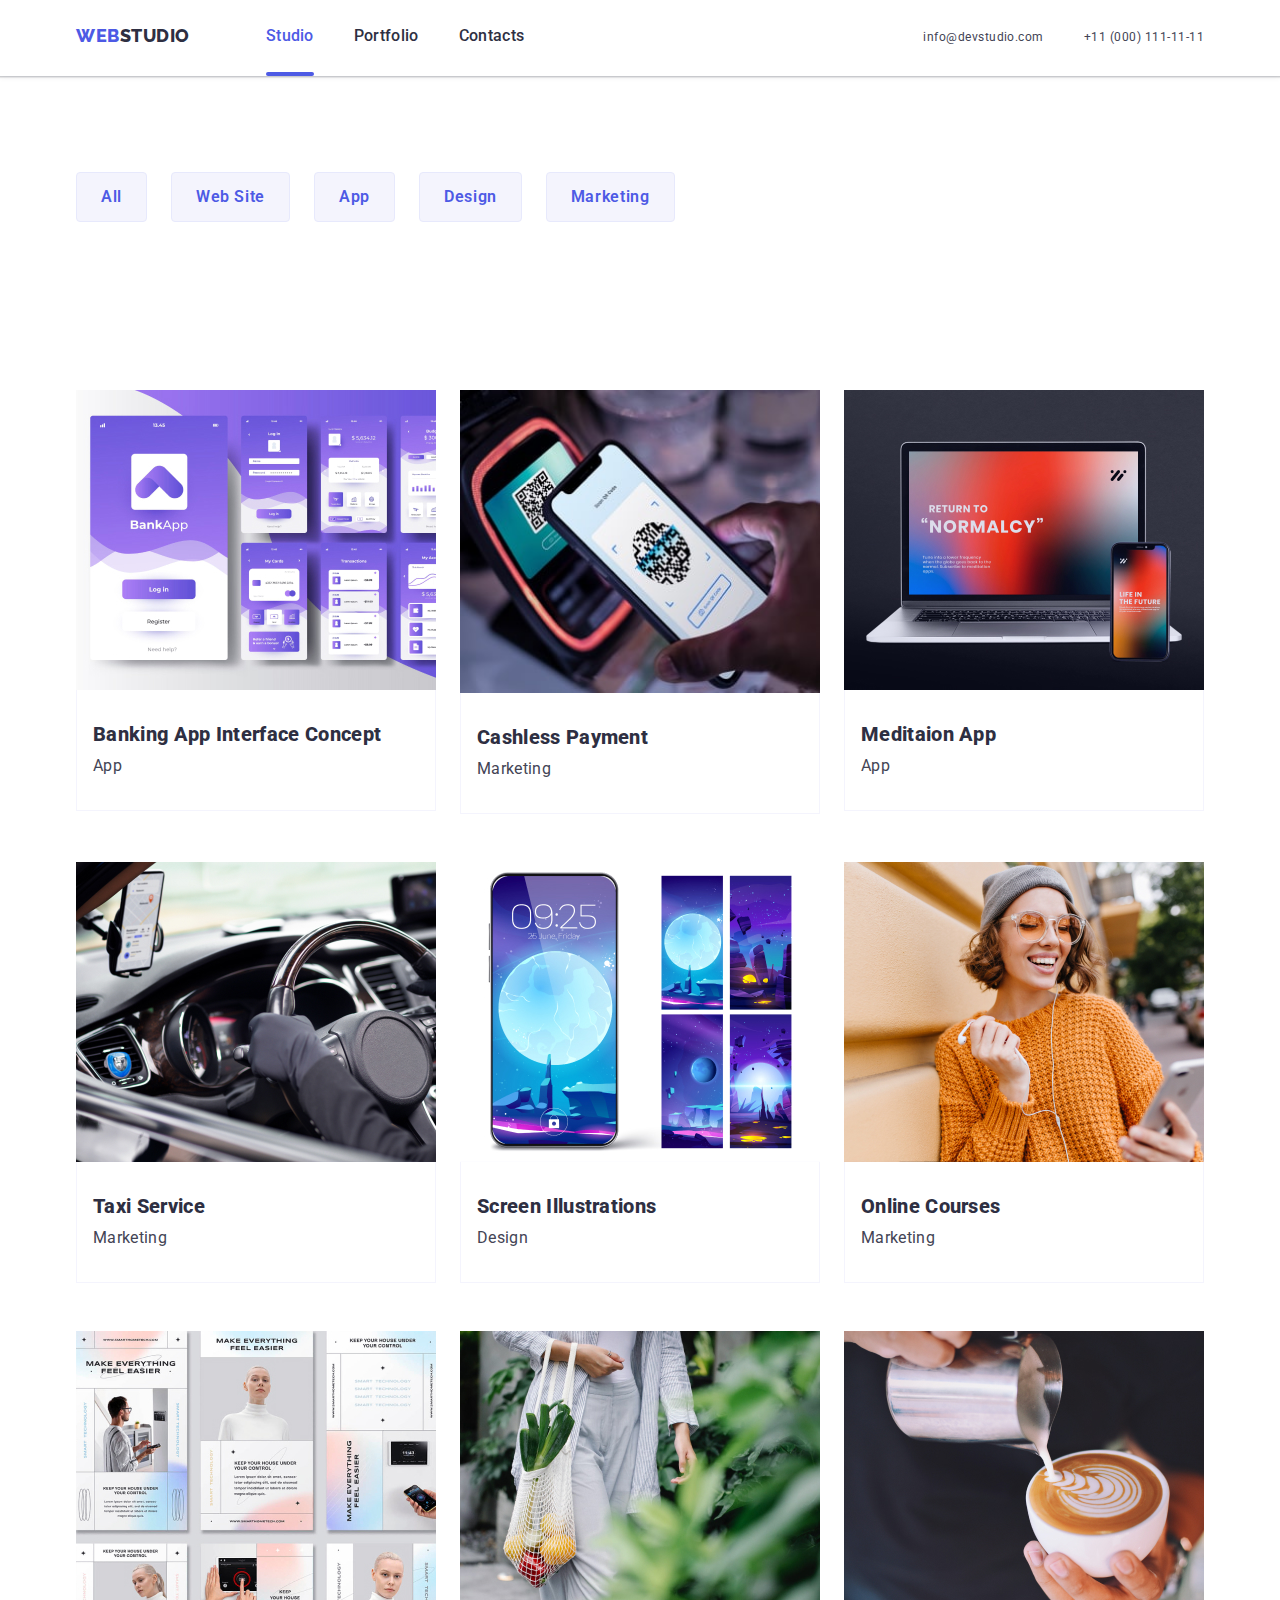
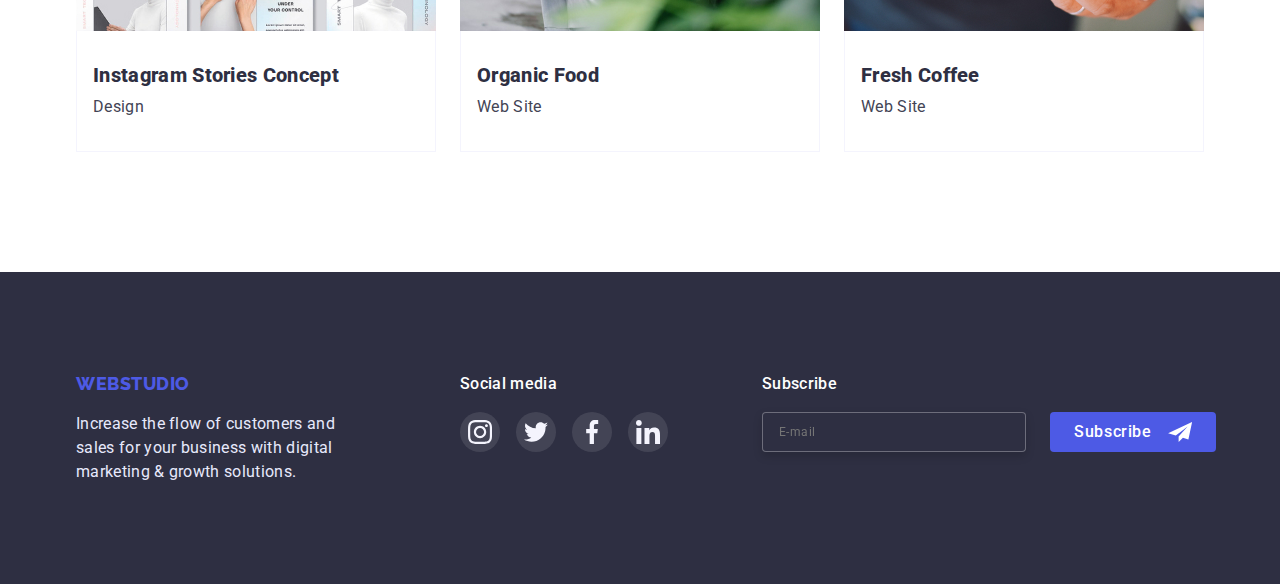
<file: portfolio.html>
<!DOCTYPE html>
<html lang="en">
  <head>
    <meta charset="UTF-8" />
    <meta http-equiv="X-UA-Compatible" content="IE=edge" />
    <meta name="viewport" content="width=device-width, initial-scale=1.0" />
    <title>WebStudio</title>
    <link rel="preconnect" href="https://fonts.googleapis.com" />
    <link rel="preconnect" href="https://fonts.gstatic.com" crossorigin />
    <link
      href="https://fonts.googleapis.com/css2?family=Raleway:wght@700;800&family=Roboto:wght@400;500;700;900&display=swap"
      rel="stylesheet"
    />
    <link rel="stylesheet" href="./css/modern-normalize.css" />
    <link rel="stylesheet" href="./css/styles.css" />
  </head>
  <body>
    <header class="header">
      <div class="container container-header">
        <a href="./index.html" class="logo-web link"
          >web<span class="logo-studio">studio</span></a
        >
        <nav class="page-nav">
          <ul class="navigation list">
            <li class="site-nav-item">
              <a href="./index.html" class="link current-page">Studio</a>
            </li>
            <li class="site-nav-item">
              <a href="./portfolio.html" class="link">Portfolio</a>
            </li>
            <li class="site-nav-item"><a href="" class="link">Contacts</a></li>
          </ul>
        </nav>
        <ul class="site-address list">
          <li class="site-adress-item">
            <a href="mailto:info@devstudio.com" class="link"
              >info@devstudio.com</a
            >
          </li>
          <li class="site-adress-item">
            <a href="tel:+110001111111" class="link">+11 (000) 111-11-11</a>
          </li>
        </ul>
        <button
          type="button"
          class="mobile-menu-burger js-open-menu"
          aria-expanded="false"
          aria-controls="mobile-menu"
        >
          <svg class="icon-burger" width="32px" height="22px">
            <use href="./images/svg/symbol-defs.svg#icon-burger"></use>
          </svg>
        </button>
      </div>
      <div class="mobile-menu js-menu-container" id="mobile-menu">
        <div class="container mobile-menu-container">
          <div class="mobile-menu-top">
            <button type="button" class="mobile-menu-cross js-close-menu">
              <svg class="mobile-menu-icon-cross" width="8px" height="8px">
                <use href="./images/svg/symbol-defs.svg#icon-X"></use>
              </svg>
            </button>
            <ul class="mobile-site-nav">
              <li class="mobile-site-nav-item list">
                <a class="link" href="./index.html">Studio</a>
              </li>
              <li class="mobile-site-nav-item list">
                <a class="link" href="./portfolio.html">Portfolio</a>
              </li>
              <li class="mobile-site-nav-item list">
                <a class="link" href="">Contacts</a>
              </li>
            </ul>
          </div>
          <div class="mobile-menu-bottom">
            <ul class="mobile-site-address list">
              <li class="mobile-site-tel list">
                <a href="tel:+110001111111" class="link">+11 (000) 111-11-11</a>
              </li>
              <li class="mobile-site-mail list">
                <a href="mailto:info@devstudio.com" class="link"
                  >info@devstudio.com</a
                >
              </li>
            </ul>
            <ul class="mobile-menu-media-list">
              <li class="mobile-menu-media-item list">
                <a class="mobile-menu-media-link link" href="">
                  <svg class="mobile-menu-icon" width="24px" height="24px">
                    <use
                      href="./images/svg/symbol-defs.svg#icon-team_instagram"
                    ></use>
                  </svg>
                </a>
              </li>
              <li class="mobile-menu-media-item list">
                <a class="mobile-menu-media-link link" href="">
                  <svg class="mobile-menu-icon" width="24px" height="24px">
                    <use
                      href="./images/svg/symbol-defs.svg#icon-team_twitter"
                    ></use>
                  </svg>
                </a>
              </li>
              <li class="mobile-menu-media-item list">
                <a class="mobile-menu-media-link link" href="">
                  <svg class="mobile-menu-icon" width="24px" height="24px">
                    <use
                      href="./images/svg/symbol-defs.svg#icon-team_facebook"
                    ></use>
                  </svg>
                </a>
              </li>
              <li class="mobile-menu-media-item list">
                <a class="mobile-menu-media-link link" href="">
                  <svg class="mobile-menu-icon" width="24px" height="24px">
                    <use
                      href="./images/svg/symbol-defs.svg#icon-team_linkedin"
                    ></use>
                  </svg>
                </a>
              </li>
            </ul>
          </div>
        </div>
      </div>
    </header>
    <main>
      <!-- buttons -->
      <section class="filter">
        <div class="container">
          <h1 class="dnon">Portfolio</h1>
          <ul class="filter-list list">
            <li class="filter-item">
              <button type="button" class="button">All</button>
            </li>
            <li class="filter-item">
              <button type="button" class="button">Web Site</button>
            </li>
            <li class="filter-item">
              <button type="button" class="button">App</button>
            </li>
            <li class="filter-item">
              <button type="button" class="button">Design</button>
            </li>
            <li class="filter-item">
              <button type="button" class="button">Marketing</button>
            </li>
          </ul>
        </div>
      </section>
      <!-- portfolio -->
      <section class="section portfolio">
        <div class="container">
          <ul class="portfolio-card_list list">
            <li class="portfolio-card_item">
              <a href="" class="portfolio-link link">
                <div class="portfolio-overlay">
                  <img
                    src="./images/8.jpg"
                    alt="Banking App Interface Concept"
                    width="360"
                    class="img"
                  />
                  <p class="overlay">
                    14 Stylish and User-Friendly App Design Concepts · Task
                    Manager App · Calorie Tracker App · Exotic Fruit Ecommerce
                    App · Cloud Storage App
                  </p>
                </div>
                <div class="portfolio-card_box">
                  <h2 class="portfolio-name">Banking App Interface Concept</h2>
                  <p class="portfolio-category">App</p>
                </div>
              </a>
            </li>
            <li class="portfolio-card_item">
              <a href="" class="portfolio-link link">
                <div class="portfolio-overlay">
                  <img
                    src="./images/9.jpg"
                    alt="Cashless Payment"
                    width="360"
                    class="img"
                  />
                  <p class="overlay">
                    14 Stylish and User-Friendly App Design Concepts · Task
                    Manager App · Calorie Tracker App · Exotic Fruit Ecommerce
                    App · Cloud Storage App
                  </p>
                </div>
                <div class="portfolio-card_box">
                  <h2 class="portfolio-name">Cashless Payment</h2>
                  <p class="portfolio-category">Marketing</p>
                </div>
              </a>
            </li>
            <li class="portfolio-card_item">
              <a href="" class="portfolio-link link">
                <div class="portfolio-overlay">
                  <img
                    src="./images/10.jpg"
                    alt="Meditaion App"
                    width="360"
                    class="img"
                  />
                  <p class="overlay">
                    14 Stylish and User-Friendly App Design Concepts · Task
                    Manager App · Calorie Tracker App · Exotic Fruit Ecommerce
                    App · Cloud Storage App
                  </p>
                </div>
                <div class="portfolio-card_box">
                  <h2 class="portfolio-name">Meditaion App</h2>
                  <p class="portfolio-category">App</p>
                </div>
              </a>
            </li>
            <li class="portfolio-card_item">
              <a href="" class="portfolio-link link">
                <div class="portfolio-overlay">
                  <img
                    src="./images/11.jpg"
                    alt="Taxi Service"
                    width="360"
                    class="img"
                  />
                  <p class="overlay">
                    14 Stylish and User-Friendly App Design Concepts · Task
                    Manager App · Calorie Tracker App · Exotic Fruit Ecommerce
                    App · Cloud Storage App
                  </p>
                </div>
                <div class="portfolio-card_box">
                  <h2 class="portfolio-name">Taxi Service</h2>
                  <p class="portfolio-category">Marketing</p>
                </div>
              </a>
            </li>
            <li class="portfolio-card_item">
              <a href="" class="portfolio-link link">
                <div class="portfolio-overlay">
                  <img
                    src="./images/12.jpg"
                    alt="Screen Illustrations"
                    width="360"
                    class="img"
                  />
                  <p class="overlay">
                    14 Stylish and User-Friendly App Design Concepts · Task
                    Manager App · Calorie Tracker App · Exotic Fruit Ecommerce
                    App · Cloud Storage App
                  </p>
                </div>
                <div class="portfolio-card_box">
                  <h2 class="portfolio-name">Screen Illustrations</h2>
                  <p class="portfolio-category">Design</p>
                </div>
              </a>
            </li>
            <li class="portfolio-card_item">
              <a href="" class="portfolio-link link">
                <div class="portfolio-overlay">
                  <img
                    src="./images/13.jpg"
                    alt="Online Courses"
                    width="360"
                    class="img"
                  />
                  <p class="overlay">
                    14 Stylish and User-Friendly App Design Concepts · Task
                    Manager App · Calorie Tracker App · Exotic Fruit Ecommerce
                    App · Cloud Storage App
                  </p>
                </div>
                <div class="portfolio-card_box">
                  <h2 class="portfolio-name">Online Courses</h2>
                  <p class="portfolio-category">Marketing</p>
                </div>
              </a>
            </li>
            <li class="portfolio-card_item">
              <a href="" class="portfolio-link link">
                <div class="portfolio-overlay">
                  <img
                    src="./images/14.jpg"
                    alt="Instagram Stories Concept"
                    width="360"
                    class="img"
                  />
                  <p class="overlay">
                    14 Stylish and User-Friendly App Design Concepts · Task
                    Manager App · Calorie Tracker App · Exotic Fruit Ecommerce
                    App · Cloud Storage App
                  </p>
                </div>
                <div class="portfolio-card_box">
                  <h2 class="portfolio-name">Instagram Stories Concept</h2>
                  <p class="portfolio-category">Design</p>
                </div>
              </a>
            </li>
            <li class="portfolio-card_item">
              <a href="" class="portfolio-link link">
                <div class="portfolio-overlay">
                  <img
                    src="./images/15.jpg"
                    alt="Organic Food"
                    width="360"
                    class="img"
                  />
                  <p class="overlay">
                    14 Stylish and User-Friendly App Design Concepts · Task
                    Manager App · Calorie Tracker App · Exotic Fruit Ecommerce
                    App · Cloud Storage App
                  </p>
                </div>
                <div class="portfolio-card_box">
                  <h2 class="portfolio-name">Organic Food</h2>
                  <p class="portfolio-category">Web Site</p>
                </div>
              </a>
            </li>
            <li class="portfolio-card_item">
              <a href="" class="portfolio-link link">
                <div class="portfolio-overlay">
                  <img
                    src="./images/16.jpg"
                    alt="Fresh Coffee"
                    width="360"
                    class="img"
                  />
                  <p class="overlay">
                    14 Stylish and User-Friendly App Design Concepts · Task
                    Manager App · Calorie Tracker App · Exotic Fruit Ecommerce
                    App · Cloud Storage App
                  </p>
                </div>
                <div class="portfolio-card_box">
                  <h2 class="portfolio-name">Fresh Coffee</h2>
                  <p class="portfolio-category">Web Site</p>
                </div>
              </a>
            </li>
          </ul>
        </div>
      </section>
    </main>
    <!-- footer -->
    <footer class="footer">
      <div class="container container-footer">
        <div class="footer-tablet-first-row footer-desktop-first-part">
          <div class="footer-prom">
            <a href="./index.html" class="logo-web link"
              >web<span class="studio-white">studio</span></a
            >
            <p class="footer-text">
              Increase the flow of customers and sales for your business with
              digital marketing & growth solutions.
            </p>
          </div>
          <div class="footer-social-media">
            <h3 class="footer-sm-title">Social media</h3>
            <ul class="list-social-media list">
              <li>
                <a href="" class="link-social-media">
                  <svg width="24px" height="24px" class="icon-social-media">
                    <use
                      href="./images/svg/symbol-defs.svg#icon-social_media_instagram"
                    ></use>
                  </svg>
                </a>
              </li>
              <li>
                <a href="" class="link-social-media">
                  <svg width="24px" height="24px" class="icon-social-media">
                    <use
                      href="./images/svg/symbol-defs.svg#icon-social_media_twitter"
                    ></use>
                  </svg>
                </a>
              </li>
              <li>
                <a href="" class="link-social-media">
                  <svg width="24px" height="24px" class="icon-social-media">
                    <use
                      href="./images/svg/symbol-defs.svg#icon-social_media_facebook"
                    ></use>
                  </svg>
                </a>
              </li>
              <li>
                <a href="" class="link-social-media">
                  <svg width="24px" height="24px" class="icon-social-media">
                    <use
                      href="./images/svg/symbol-defs.svg#icon-social_media_linkedin"
                    ></use>
                  </svg>
                </a>
              </li>
            </ul>
          </div>
        </div>
        <form class="subscribe">
          <label for="subscribe-email" class="subscribe-label">
            <span class="subscribe-email-title">Subscribe</span>
          </label>
          <span class="subscribe-email">
            <input
              type="email"
              id="subscribe-email"
              name="email"
              class="subscribe-input"
              required
              placeholder="E-mail"
            />
            <button type="submit" class="subscribe-button">
              <span>Subscribe</span>
              <svg width="24px" height="20px" class="subscribe-button-icon">
                <use href="./images/svg/symbol-defs.svg#ss"></use>
              </svg>
            </button>
          </span>
        </form>
      </div>
    </footer>
  </body>
</html>
</file>
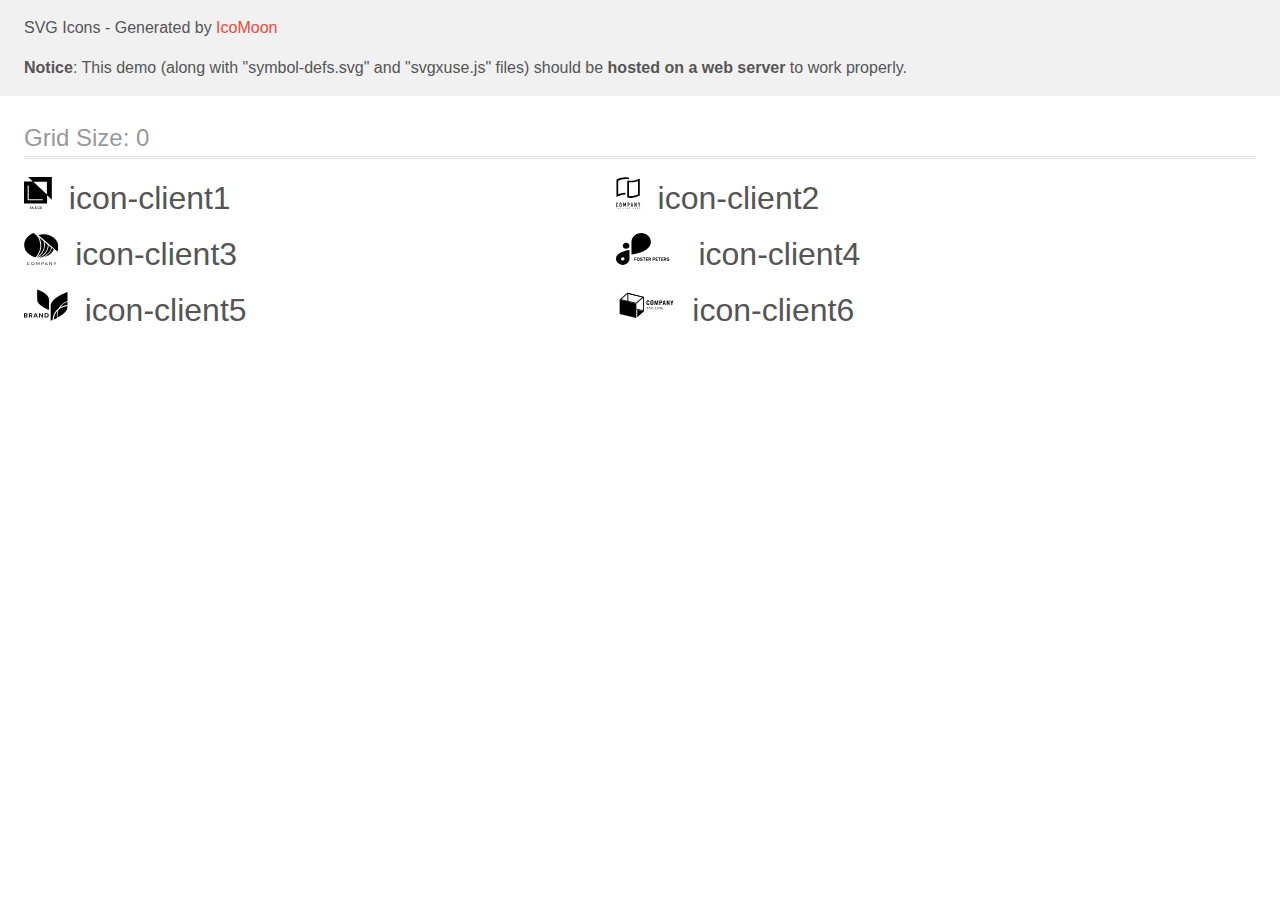
<file: images/client/demo-external-svg.html>
<!doctype html>
<html>
<head>
    <title>IcoMoon - SVG Icons</title>
    <meta charset="utf-8">
    <meta name="viewport" content="width=device-width, initial-scale=1">
    <link rel="stylesheet" href="demo-files/demo.css">
    <link rel="stylesheet" href="style.css">
</head>
<body>
<header class="bgc1 clearfix">
<div class="mhl">
    <p>SVG Icons - Generated by <a href="https://icomoon.io/app">IcoMoon</a></p><p><strong>Notice</strong>: This demo (along with "symbol-defs.svg" and "svgxuse.js" files) should be <b>hosted on a web server</b> to work properly.</p>
</div>
</header>
    <div class="clearfix mhl ptl">
        <h1 class="mvm mtn fgc1">Grid Size: 0</h1>
        <div class="glyph fs1">
            <div class="clearfix pbs">
                <svg class="icon icon-client1"><use xlink:href="symbol-defs.svg#icon-client1"></use></svg><span class="name"> icon-client1</span>
            </div>
        </div>
        <div class="glyph fs1">
            <div class="clearfix pbs">
                <svg class="icon icon-client2"><use xlink:href="symbol-defs.svg#icon-client2"></use></svg><span class="name"> icon-client2</span>
            </div>
        </div>
        <div class="glyph fs1">
            <div class="clearfix pbs">
                <svg class="icon icon-client3"><use xlink:href="symbol-defs.svg#icon-client3"></use></svg><span class="name"> icon-client3</span>
            </div>
        </div>
        <div class="glyph fs1">
            <div class="clearfix pbs">
                <svg class="icon icon-client4"><use xlink:href="symbol-defs.svg#icon-client4"></use></svg><span class="name"> icon-client4</span>
            </div>
        </div>
        <div class="glyph fs1">
            <div class="clearfix pbs">
                <svg class="icon icon-client5"><use xlink:href="symbol-defs.svg#icon-client5"></use></svg><span class="name"> icon-client5</span>
            </div>
        </div>
        <div class="glyph fs1">
            <div class="clearfix pbs">
                <svg class="icon icon-client6"><use xlink:href="symbol-defs.svg#icon-client6"></use></svg><span class="name"> icon-client6</span>
            </div>
        </div>
  </div>
<script defer src="svgxuse.js"></script>
</body>
</html>
</file>
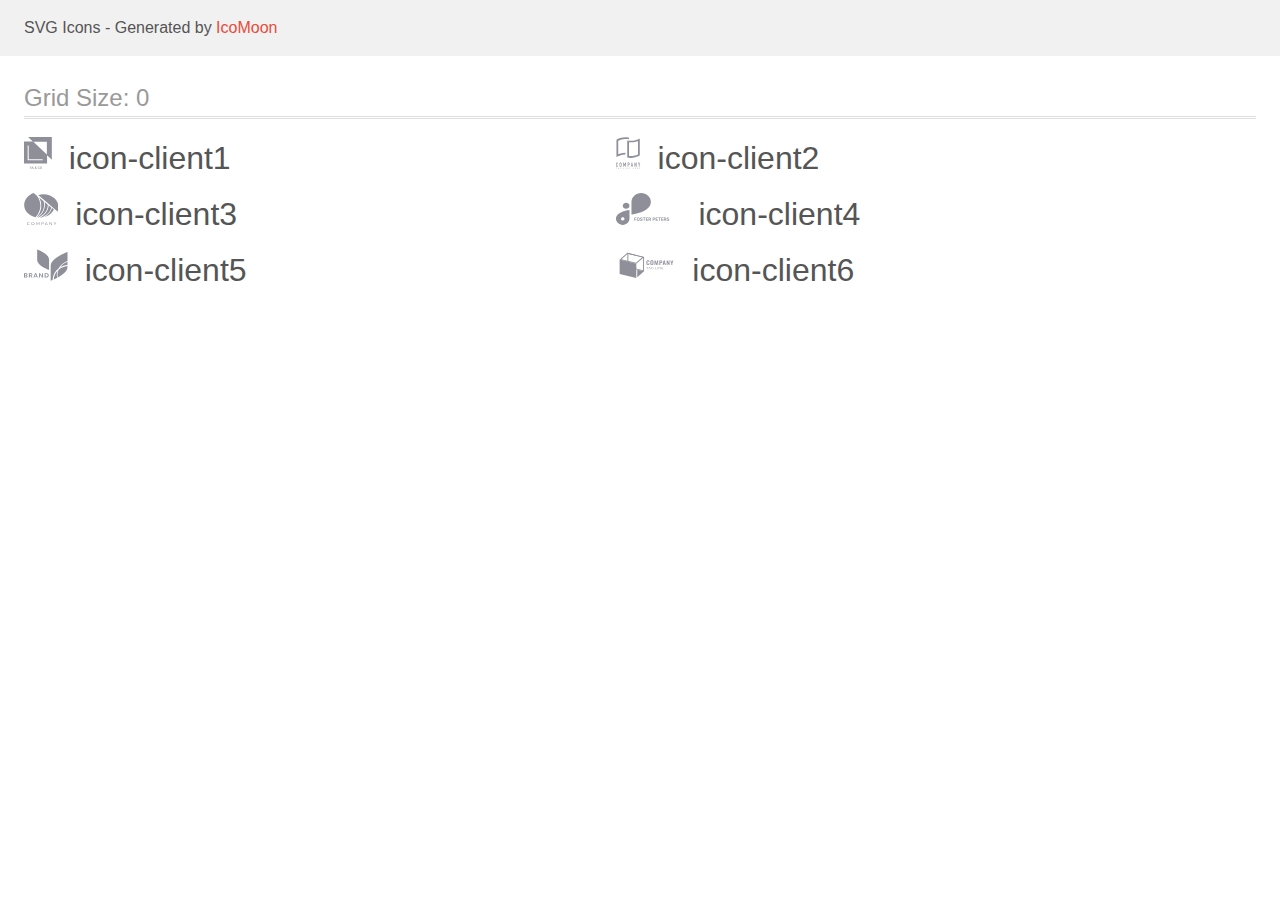
<file: images/client/demo.html>
<!doctype html>
<html>
<head>
    <title>IcoMoon - SVG Icons</title>
    <meta charset="utf-8">
    <meta name="viewport" content="width=device-width, initial-scale=1">
    <link rel="stylesheet" href="demo-files/demo.css">
    <link rel="stylesheet" href="style.css">
</head>
<body>
<svg aria-hidden="true" style="position: absolute; width: 0; height: 0; overflow: hidden;" version="1.1" xmlns="http://www.w3.org/2000/svg" xmlns:xlink="http://www.w3.org/1999/xlink">
<defs>
<symbol id="icon-client1" viewBox="0 0 28 32">
<path fill="#8e8f99" style="fill: var(--color1, #8e8f99)" d="M4.085 0l4.771 4.545-8.857-0.004v22.053h23.149v-8.432l4.766 4.541v-22.703h-23.83zM22.939 17.629l-13.528-12.889h13.528v12.889zM18.739 23.368h-15.076v-14.832h1.066v13.828h14.011v1.005zM6.67 30.68l0.562-1.155h0.462l-0.815 1.529v0.892h-0.42v-0.891l-0.814-1.529h0.464l0.562 1.156zM8.741 29.525h0.099l0.914 2.42h-0.438l-0.196-0.566h-0.937l-0.195 0.566h-0.437l0.911-2.42h0.279zM8.297 31.048h0.709l-0.354-1.027-0.354 1.027zM11.222 30.646c-0.007-0.008-0.024-0.030-0.041-0.052l-0.011-0.015c-0.054-0.069-0.102-0.147-0.142-0.23l-0.003-0.008c-0.032-0.070-0.051-0.153-0.051-0.239 0-0 0-0 0-0.001v0c0-0.126 0.026-0.234 0.078-0.325s0.128-0.162 0.218-0.208l0.003-0.001c0.095-0.050 0.207-0.075 0.334-0.075 0.123 0 0.229 0.025 0.318 0.075 0.168 0.089 0.281 0.263 0.281 0.463 0 0.075-0.016 0.146-0.044 0.21l0.001-0.003c-0.030 0.067-0.069 0.124-0.116 0.173l0-0c-0.051 0.054-0.106 0.103-0.165 0.146l-0.003 0.002-0.168 0.123 0.479 0.565c0.066-0.126 0.104-0.276 0.104-0.435 0-0.006-0-0.012-0-0.018v0.001h0.346c0 0.118-0.012 0.229-0.035 0.334-0.032 0.152-0.094 0.287-0.179 0.403l0.002-0.003 0.354 0.419h-0.463l-0.141-0.165c-0.071 0.055-0.154 0.101-0.242 0.134l-0.007 0.002c-0.109 0.040-0.235 0.063-0.367 0.063-0.003 0-0.006 0-0.009-0h0c-0.161 0-0.3-0.029-0.417-0.088-0.113-0.055-0.206-0.138-0.271-0.24l-0.002-0.003c-0.060-0.098-0.095-0.216-0.095-0.343 0-0.004 0-0.008 0-0.012v0.001c0-0.099 0.020-0.185 0.061-0.259 0.042-0.076 0.097-0.146 0.168-0.21 0.066-0.059 0.14-0.118 0.225-0.178zM11.421 30.89l-0.050 0.036c-0.051 0.039-0.094 0.085-0.13 0.136l-0.001 0.002c-0.043 0.063-0.068 0.14-0.068 0.224 0 0.067 0.017 0.131 0.046 0.187l-0.001-0.002c0.032 0.058 0.078 0.105 0.133 0.137l0.002 0.001c0.060 0.032 0.13 0.051 0.205 0.051 0.004 0 0.009-0 0.013-0h-0.001c0.092 0 0.181-0.020 0.268-0.061 0.047-0.023 0.087-0.049 0.124-0.078l-0.002 0.001-0.538-0.633zM11.516 30.448l0.148-0.099c0.059-0.036 0.109-0.082 0.149-0.135l0.001-0.001c0.028-0.045 0.045-0.1 0.045-0.159 0-0.004-0-0.008-0-0.012l0 0.001c-0.004-0.13-0.111-0.233-0.241-0.233-0.005 0-0.010 0-0.014 0l0.001-0c-0.002-0-0.005-0-0.007-0-0.099 0-0.184 0.058-0.223 0.142l-0.001 0.002c-0.018 0.040-0.029 0.088-0.029 0.137 0 0.058 0.014 0.113 0.040 0.161l-0.001-0.002c0.025 0.052 0.060 0.107 0.105 0.165l0.027 0.035zM15.75 31.158c-0.013 0.158-0.058 0.3-0.133 0.424s-0.181 0.22-0.317 0.291c-0.136 0.071-0.302 0.106-0.497 0.106-0.15 0-0.285-0.027-0.404-0.080-0.119-0.054-0.222-0.131-0.307-0.229-0.085-0.1-0.151-0.22-0.196-0.361s-0.067-0.298-0.067-0.472v-0.202c0-0.174 0.022-0.332 0.068-0.472l0.002-0.007c0.043-0.131 0.111-0.251 0.197-0.353s0.19-0.178 0.311-0.232c0.122-0.053 0.259-0.080 0.411-0.080l-0.002 0c0.011-0 0.022-0 0.033-0 0.167 0 0.324 0.040 0.457 0.107l0.004 0.002c0.126 0.066 0.231 0.167 0.305 0.292l-0.003-0.005c0.076 0.129 0.124 0.275 0.139 0.435h-0.415c-0.011-0.104-0.035-0.193-0.073-0.267-0.037-0.075-0.091-0.131-0.163-0.17s-0.167-0.060-0.283-0.060h0.001c-0.005-0-0.009-0-0.014-0-0.086 0-0.167 0.020-0.236 0.053l-0.003 0.001c-0.070 0.036-0.13 0.089-0.176 0.155-0.048 0.069-0.084 0.153-0.108 0.254s-0.035 0.214-0.035 0.343v0.204c-0 0.004-0 0.009-0 0.013 0 0.113 0.012 0.224 0.032 0.32l0.001 0.005c0.019 0.091 0.054 0.176 0.098 0.249l0.001 0.002c0.042 0.067 0.101 0.122 0.172 0.163l-0.003-0.001c0.072 0.038 0.153 0.060 0.24 0.060 0.005 0 0.010-0 0.014-0l-0.001-0c0.009 0 0.018 0.001 0.027 0.001 0.095 0 0.185-0.021 0.262-0.057l0.002-0.001c0.070-0.035 0.128-0.092 0.166-0.164l-0.002 0.004c0.042-0.082 0.069-0.173 0.078-0.272h0.416zM18.059 30.802v-0.133c0-0.182-0.024-0.347-0.073-0.49-0.045-0.143-0.115-0.267-0.206-0.373l0.001 0.001c-0.086-0.1-0.192-0.179-0.312-0.232l-0.006-0.002c-0.123-0.054-0.259-0.082-0.409-0.082-0.148 0-0.285 0.027-0.407 0.082-0.123 0.053-0.228 0.131-0.318 0.234-0.088 0.102-0.157 0.226-0.206 0.371-0.047 0.14-0.074 0.301-0.074 0.468 0 0.008 0 0.015 0 0.023v-0.001 0.133c0 0.183 0.024 0.347 0.074 0.492 0.048 0.143 0.119 0.266 0.21 0.372l-0.001-0.001c0.090 0.102 0.196 0.18 0.317 0.235 0.123 0.053 0.259 0.080 0.408 0.080s0.286-0.027 0.409-0.080c0.123-0.054 0.229-0.133 0.316-0.235 0.088-0.102 0.157-0.225 0.204-0.37s0.072-0.309 0.072-0.492zM17.642 30.666v0.136c0 0.136-0.014 0.255-0.040 0.36-0.023 0.1-0.062 0.189-0.115 0.267l0.002-0.003c-0.047 0.068-0.108 0.122-0.18 0.16l-0.003 0.001c-0.069 0.034-0.151 0.053-0.237 0.053-0.004 0-0.008-0-0.012-0h0.001c-0.003 0-0.007 0-0.011 0-0.086 0-0.167-0.020-0.239-0.055l0.003 0.001c-0.075-0.040-0.137-0.094-0.185-0.16l-0.001-0.002c-0.052-0.076-0.092-0.164-0.115-0.259l-0.001-0.005c-0.026-0.102-0.040-0.22-0.040-0.341 0-0.007 0-0.013 0-0.020v0.001-0.136c0-0.135 0.014-0.254 0.040-0.357s0.065-0.191 0.115-0.261c0.047-0.067 0.109-0.121 0.181-0.158l0.003-0.001c0.069-0.035 0.151-0.055 0.237-0.055 0.003 0 0.007 0 0.010 0h-0c0.092 0 0.174 0.018 0.248 0.054s0.134 0.088 0.184 0.16c0.051 0.069 0.090 0.157 0.115 0.261 0.027 0.104 0.040 0.223 0.040 0.357z"></path>
</symbol>
<symbol id="icon-client2" viewBox="0 0 25 32">
<path fill="#8e8f99" style="fill: var(--color1, #8e8f99)" d="M10.532 1.806c0.142 0 0.294 0.013 0.446 0.026l0.044 0.004 0.045 0.003c0.762 0.055 1.506 0.172 2.134 0.326v-1.762l0.090 0.020c-0.742-0.191-1.51-0.319-2.339-0.378-0.288-0.022-0.595-0.036-0.91-0.044h-0.267c-1.603 0.006-3.157 0.218-4.51 0.582l-0.127 0.028c-1.69 0.433-3.285 1.101-4.665 1.921v17.475l-0.1 0.051c1.412-0.78 2.932-1.39 4.666-1.83l-0.139 0.031c1.262-0.331 2.572-0.541 3.971-0.619h0.052c0.217-0.011 0.433-0.017 0.655-0.018v-1.79l-0.014 0c-1.766 0.023-3.479 0.263-4.967 0.661-0.602 0.156-1.185 0.326-1.731 0.513l-0.623 0.212v-13.626l0.266-0.128-0.104 0.045c1.994-0.964 4.2-1.558 6.576-1.696l-0.001 0c0.010-0.001 0.019-0.001 0.029-0.001s0.020 0 0.028 0.001c0.247-0.012 0.497-0.018 0.741-0.018h0.28c0.129 0.003 0.258 0.006 0.388 0.014h0.084zM13.633 3.607c0.391 0.030 0.796 0.044 1.205 0.044 1.689-0.007 3.324-0.228 4.881-0.639l-0.135 0.030c1.734-0.442 3.252-1.052 4.665-1.831l-0.101 0.051v17.163c-1.379 0.819-2.975 1.487-4.664 1.921l-0.127 0.028c-1.353 0.363-2.908 0.574-4.511 0.581h-0.004c-0.033 0-0.072 0-0.111 0-1.177 0-2.319-0.147-3.409-0.425l0.095 0.021v-17.275c0.265 0.062 0.537 0.118 0.814 0.164 0.455 0.077 0.934 0.133 1.401 0.167zM22.367 3.74l-0.623 0.209c-0.572 0.193-1.151 0.365-1.731 0.518-1.551 0.415-3.332 0.657-5.169 0.663h-0.004c-0.406 0-0.78-0.011-1.141-0.034l-0.497-0.033v14.017l0.426 0.037c0.395 0.035 0.803 0.052 1.214 0.052 1.45-0.006 2.853-0.198 4.189-0.553l-0.116 0.026c1.221-0.31 2.281-0.702 3.285-1.189l-0.102 0.044 0.266-0.128v-13.63z"></path>
<path fill="#8e8f99" style="fill: var(--color1, #8e8f99)" d="M1.684 25.977c-0.167-0.173-0.401-0.281-0.661-0.281-0.011 0-0.023 0-0.034 0.001l0.002-0c-0.004-0-0.009-0-0.014-0-0.139 0-0.272 0.028-0.393 0.078l0.007-0.003c-0.237 0.095-0.42 0.28-0.51 0.512l-0.002 0.006c-0.049 0.123-0.073 0.254-0.071 0.386v2.335c-0.006 0.164 0.026 0.328 0.092 0.479 0.055 0.12 0.135 0.226 0.234 0.313 0.093 0.078 0.202 0.135 0.32 0.166 0.114 0.031 0.231 0.048 0.349 0.048 0.13 0.001 0.258-0.026 0.377-0.081 0.351-0.156 0.591-0.5 0.591-0.901v-0.261h-0.611v0.208c0 0.004 0 0.009 0 0.014 0 0.070-0.013 0.136-0.037 0.198l0.001-0.004c-0.021 0.052-0.051 0.095-0.089 0.132l-0 0c-0.070 0.054-0.159 0.088-0.255 0.089h-0c-0.011 0.001-0.023 0.002-0.036 0.002-0.103 0-0.194-0.050-0.25-0.127l-0.001-0.001c-0.051-0.082-0.082-0.182-0.082-0.289 0-0.008 0-0.016 0.001-0.024l-0 0.001v-2.177c-0.004-0.121 0.022-0.24 0.075-0.349 0.056-0.087 0.153-0.143 0.262-0.143 0.013 0 0.025 0.001 0.038 0.002l-0.001-0c0.003-0 0.007-0 0.012-0 0.107 0 0.201 0.052 0.26 0.131l0.001 0.001c0.063 0.082 0.101 0.187 0.101 0.3 0 0.005-0 0.009-0 0.014v-0.001 0.202h0.604v-0.238c0-0.003 0-0.007 0-0.011 0-0.143-0.027-0.28-0.077-0.405l0.003 0.007c-0.048-0.128-0.117-0.237-0.205-0.329l0 0zM5.31 25.951c-0.186-0.158-0.429-0.255-0.694-0.257h-0c-0.124 0-0.248 0.023-0.364 0.066-0.252 0.090-0.451 0.276-0.557 0.511l-0.002 0.006c-0.062 0.142-0.092 0.297-0.089 0.452v2.239c-0.004 0.158 0.026 0.314 0.089 0.458 0.055 0.121 0.135 0.228 0.236 0.313 0.094 0.086 0.203 0.154 0.322 0.197 0.117 0.043 0.24 0.065 0.364 0.066 0.267-0.001 0.51-0.1 0.695-0.264l-0.001 0.001c0.097-0.087 0.176-0.194 0.23-0.313 0.063-0.144 0.093-0.301 0.089-0.458v-2.239c0-0.006 0-0.013 0-0.020 0-0.156-0.033-0.305-0.092-0.439l0.003 0.007c-0.057-0.128-0.135-0.237-0.23-0.327l-0-0zM5.025 28.969c0.001 0.010 0.002 0.023 0.002 0.035 0 0.114-0.047 0.216-0.123 0.289l-0 0c-0.077 0.065-0.178 0.105-0.287 0.105s-0.21-0.040-0.288-0.105l0.001 0.001c-0.076-0.073-0.123-0.175-0.123-0.289 0-0.012 0.001-0.025 0.002-0.037l-0 0.002v-2.239c-0.001-0.010-0.001-0.022-0.001-0.034 0-0.113 0.047-0.216 0.123-0.289l0-0c0.077-0.065 0.178-0.105 0.287-0.105s0.21 0.040 0.288 0.105l-0.001-0.001c0.076 0.073 0.123 0.175 0.123 0.289 0 0.012-0.001 0.025-0.002 0.037l0-0.002v2.24zM10.072 29.969v-4.24h-0.586l-0.771 2.244h-0.010l-0.777-2.244h-0.58v4.239h0.606v-2.578h0.011l0.593 1.823h0.302l0.598-1.823h0.010v2.578h0.606zM13.513 26.027c-0.093-0.105-0.211-0.185-0.342-0.232-0.124-0.042-0.267-0.066-0.416-0.066-0.008 0-0.016 0-0.024 0l0.001-0h-0.9v4.24h0.604v-1.656h0.311c0.189 0.009 0.376-0.031 0.545-0.116 0.139-0.078 0.251-0.188 0.329-0.32l0.002-0.004c0.070-0.113 0.117-0.238 0.138-0.369 0.021-0.133 0.033-0.287 0.033-0.444 0-0.013-0-0.027-0-0.040l0 0.002c0.006-0.203-0.014-0.407-0.059-0.606-0.043-0.153-0.12-0.284-0.223-0.39l0 0zM13.201 27.319c-0.003 0.081-0.023 0.157-0.057 0.224l0.001-0.003c-0.035 0.065-0.089 0.116-0.154 0.147l-0.002 0.001c-0.075 0.034-0.162 0.054-0.254 0.054-0.011 0-0.022-0-0.033-0.001l0.002 0h-0.276v-1.441h0.311c0.009-0 0.019-0.001 0.029-0.001 0.088 0 0.172 0.020 0.247 0.055l-0.004-0.002c0.062 0.036 0.111 0.090 0.141 0.154l0.001 0.002c0.033 0.074 0.051 0.155 0.053 0.236v0.282c0 0.098 0.006 0.201 0 0.291h-0.006zM16.374 25.729h-0.495l-0.934 4.24h0.604l0.177-0.911h0.823l0.178 0.911h0.604l-0.958-4.24zM15.817 28.481l0.297-1.537h0.011l0.295 1.537h-0.604zM20.277 28.283h-0.011l-0.912-2.554h-0.581v4.24h0.604v-2.55h0.012l0.923 2.549h0.568v-4.239h-0.604v2.554zM23.968 25.729l-0.486 1.686h-0.012l-0.486-1.686h-0.639l0.83 2.448v1.791h0.604v-1.791l0.83-2.447h-0.64zM0 31.166h0.291v0.817h0.198v-0.817h0.289v-0.167h-0.778v0.168zM2.447 30.998l-0.382 0.985h0.21l0.081-0.224h0.392l0.084 0.224h0.215l-0.391-0.985h-0.21zM2.417 31.593l0.134-0.365 0.134 0.365h-0.268zM4.866 31.62h0.228v0.127c-0.063 0.051-0.145 0.082-0.234 0.083h-0c-0.004 0-0.009 0-0.014 0-0.079 0-0.149-0.037-0.195-0.094l-0-0c-0.046-0.065-0.073-0.147-0.073-0.234 0-0.008 0-0.016 0.001-0.023l-0 0.001c0-0.219 0.095-0.329 0.283-0.329 0.006-0.001 0.014-0.001 0.021-0.001 0.097 0 0.178 0.067 0.201 0.157l0 0.001 0.194-0.038c-0.042-0.192-0.18-0.289-0.417-0.289-0.004-0-0.008-0-0.013-0-0.127 0-0.244 0.048-0.331 0.127l0-0c-0.088 0.087-0.143 0.208-0.143 0.342 0 0.013 0 0.026 0.002 0.038l-0-0.002c-0 0.007-0 0.015-0 0.023 0 0.132 0.048 0.254 0.127 0.347l-0.001-0.001c0.087 0.090 0.209 0.146 0.343 0.146 0.011 0 0.021-0 0.032-0.001l-0.001 0c0.005 0 0.010 0 0.016 0 0.155 0 0.296-0.060 0.402-0.157l-0 0v-0.388h-0.426v0.166zM7.337 30.998h-0.199v0.985h0.689v-0.167h-0.49v-0.817zM9.426 30.998h-0.199v0.985h0.199v-0.985zM11.469 31.655l-0.404-0.657h-0.193v0.985h0.185v-0.643l0.396 0.643h0.198v-0.985h-0.182v0.658zM13.315 31.549h0.49v-0.167h-0.49v-0.215h0.527v-0.168h-0.727v0.985h0.747v-0.167h-0.548v-0.266zM17.792 31.386h-0.388v-0.388h-0.197v0.984h0.197v-0.431h0.388v0.431h0.198v-0.985h-0.198v0.388zM19.649 31.549h0.492v-0.167h-0.492v-0.215h0.529v-0.168h-0.726v0.985h0.746v-0.167h-0.548v-0.266zM22.168 31.55c0.171-0.027 0.258-0.118 0.258-0.274 0.001-0.008 0.002-0.018 0.002-0.028 0-0.079-0.038-0.148-0.098-0.191l-0.001-0c-0.073-0.037-0.159-0.059-0.25-0.059-0.014 0-0.027 0-0.040 0.001l0.002-0h-0.417v0.984h0.198v-0.412h0.039c0.005-0 0.010-0 0.016-0 0.039 0 0.076 0.008 0.109 0.023l-0.002-0.001c0.029 0.018 0.053 0.042 0.070 0.072l0.215 0.313h0.236l-0.12-0.192c-0.054-0.096-0.128-0.175-0.215-0.235l-0.002-0.002zM21.969 31.413h-0.146v-0.247h0.156c0.012-0.001 0.027-0.002 0.042-0.002 0.057 0 0.111 0.009 0.163 0.026l-0.004-0.001c0.026 0.024 0.043 0.058 0.043 0.096 0 0.042-0.020 0.080-0.052 0.104l-0 0c-0.049 0.016-0.106 0.025-0.164 0.025-0.013 0-0.026-0-0.039-0.001l0.002 0zM24.068 31.549h0.49v-0.167h-0.49v-0.215h0.529v-0.168h-0.729v0.985h0.747v-0.167h-0.548v-0.266z"></path>
</symbol>
<symbol id="icon-client3" viewBox="0 0 34 32">
<path fill="#8e8f99" style="fill: var(--color1, #8e8f99)" d="M5.315 31.394c0.013 0 0.025 0.003 0.036 0.008 0.012 0.004 0.022 0.010 0.031 0.018l-0-0 0.172 0.162c-0.135 0.131-0.296 0.235-0.474 0.304l-0.010 0.003c-0.219 0.078-0.453 0.116-0.688 0.11-0.011 0-0.023 0-0.036 0-0.219 0-0.429-0.038-0.624-0.107l0.013 0.004c-0.188-0.067-0.35-0.166-0.487-0.291l0.001 0.001c-0.133-0.123-0.239-0.273-0.311-0.441l-0.003-0.008c-0.070-0.165-0.11-0.358-0.11-0.559 0-0.006 0-0.012 0-0.018v0.001c-0-0.006-0-0.012-0-0.019 0-0.203 0.044-0.395 0.122-0.568l-0.003 0.009c0.075-0.167 0.189-0.32 0.334-0.449 0.146-0.125 0.318-0.225 0.506-0.29l0.011-0.003c0.192-0.065 0.414-0.103 0.644-0.103 0.008 0 0.015 0 0.023 0h-0.001c0.211-0.004 0.421 0.028 0.618 0.094 0.171 0.064 0.328 0.151 0.464 0.26l-0.144 0.173c-0.010 0.012-0.022 0.023-0.036 0.031l-0.001 0c-0.014 0.009-0.032 0.014-0.050 0.014-0.003 0-0.006-0-0.009-0l0 0c-0.023-0.001-0.045-0.008-0.063-0.019l0.001 0-0.078-0.046-0.107-0.059c-0.099-0.048-0.213-0.084-0.333-0.103l-0.007-0.001c-0.071-0.012-0.152-0.018-0.235-0.018-0.008 0-0.015 0-0.023 0h0.001c-0.005-0-0.011-0-0.017-0-0.165 0-0.324 0.028-0.471 0.080l0.010-0.003c-0.145 0.050-0.269 0.124-0.376 0.218l0.001-0.001c-0.108 0.101-0.19 0.219-0.244 0.347-0.056 0.13-0.088 0.282-0.088 0.441 0 0.005 0 0.011 0 0.016v-0.001c-0 0.005-0 0.011-0 0.017 0 0.161 0.032 0.314 0.091 0.454l-0.003-0.008c0.111 0.263 0.325 0.465 0.59 0.556l0.007 0.002c0.14 0.050 0.291 0.075 0.443 0.073 0.088 0.002 0.176-0.004 0.263-0.015 0.219-0.022 0.414-0.108 0.571-0.239l-0.002 0.001c0.022-0.018 0.051-0.029 0.082-0.030h0zM10.291 30.579c0.003 0.195-0.037 0.39-0.116 0.573-0.077 0.176-0.187 0.324-0.323 0.444l-0.001 0.001c-0.144 0.126-0.317 0.226-0.509 0.291-0.196 0.065-0.421 0.103-0.655 0.103s-0.459-0.038-0.67-0.107l0.015 0.004c-0.196-0.068-0.365-0.168-0.509-0.294l0.002 0.002c-0.137-0.122-0.248-0.272-0.324-0.441l-0.003-0.008c-0.074-0.169-0.117-0.366-0.117-0.574s0.043-0.404 0.12-0.583l-0.004 0.010c0.073-0.167 0.185-0.32 0.328-0.451 0.144-0.123 0.317-0.219 0.507-0.281 0.421-0.14 0.888-0.14 1.31 0 0.191 0.066 0.364 0.165 0.508 0.293 0.272 0.243 0.442 0.594 0.442 0.985 0 0.012-0 0.024-0 0.036l0-0.002zM9.839 30.579c0.004-0.156-0.023-0.312-0.081-0.46-0.105-0.267-0.32-0.471-0.588-0.559l-0.007-0.002c-0.142-0.048-0.306-0.076-0.476-0.076s-0.334 0.028-0.487 0.079l0.011-0.003c-0.141 0.049-0.263 0.124-0.365 0.218l0.001-0.001c-0.1 0.093-0.179 0.208-0.23 0.337l-0.002 0.006c-0.109 0.3-0.109 0.621 0 0.921 0.048 0.127 0.128 0.244 0.233 0.344 0.101 0.094 0.226 0.168 0.365 0.215 0.307 0.098 0.645 0.098 0.952 0 0.138-0.048 0.263-0.122 0.364-0.215 0.104-0.1 0.182-0.218 0.231-0.344 0.058-0.148 0.086-0.304 0.081-0.46zM13.687 31.063l0.044 0.103c0.017-0.037 0.033-0.070 0.050-0.103 0.016-0.035 0.035-0.069 0.056-0.101l1.101-1.709c0.022-0.030 0.041-0.048 0.062-0.055 0.022-0.006 0.047-0.009 0.074-0.009 0.006 0 0.012 0 0.018 0l-0.001-0h0.325v2.781h-0.386v-2.131c-0.001-0.014-0.002-0.031-0.002-0.048s0.001-0.034 0.002-0.050l-0 0.002-1.107 1.733c-0.015 0.027-0.037 0.049-0.064 0.063l-0.001 0c-0.027 0.015-0.059 0.023-0.093 0.023-0 0-0.001 0-0.001 0h-0.062c-0.001 0-0.002 0-0.002 0-0.034 0-0.066-0.009-0.094-0.024l0.001 0c-0.027-0.014-0.049-0.036-0.064-0.062l-0-0.001-1.139-1.745v2.232h-0.373v-2.775h0.325c0.004-0 0.009-0 0.014-0 0.027 0 0.053 0.004 0.078 0.010l-0.002-0c0.026 0.011 0.047 0.029 0.060 0.052l0 0.001 1.124 1.712c0.023 0.031 0.041 0.066 0.057 0.1zM17.83 30.924v1.041h-0.431v-2.777h0.96c0.182-0.003 0.363 0.017 0.537 0.061 0.14 0.034 0.268 0.092 0.379 0.172 0.092 0.072 0.165 0.163 0.214 0.269l0.002 0.004c0.051 0.113 0.076 0.233 0.073 0.355 0 0.004 0 0.008 0 0.012 0 0.253-0.122 0.478-0.31 0.619l-0.002 0.001c-0.109 0.082-0.236 0.145-0.375 0.182l-0.008 0.002c-0.167 0.045-0.343 0.067-0.518 0.064l-0.521-0.008zM17.83 30.626h0.521c0.113 0.001 0.226-0.013 0.333-0.043 0.093-0.026 0.173-0.067 0.244-0.121l-0.002 0.001c0.121-0.097 0.198-0.245 0.198-0.411 0-0.002 0-0.005-0-0.007v0c0.001-0.008 0.001-0.018 0.001-0.028 0-0.072-0.016-0.14-0.046-0.201l0.001 0.003c-0.036-0.076-0.087-0.139-0.15-0.189l-0.001-0.001c-0.144-0.095-0.321-0.152-0.511-0.152-0.024 0-0.048 0.001-0.071 0.003l0.003-0h-0.521v1.145zM23.621 31.97h-0.341c-0.002 0-0.004 0-0.006 0-0.033 0-0.063-0.010-0.089-0.026l0.001 0c-0.024-0.016-0.043-0.038-0.056-0.063l-0-0.001-0.293-0.672h-1.472l-0.304 0.671c-0.012 0.026-0.031 0.047-0.053 0.062l-0.001 0c-0.026 0.018-0.058 0.028-0.092 0.028-0.002 0-0.003-0-0.005-0h-0.34l1.293-2.781h0.448l1.31 2.781zM21.488 30.937h1.215l-0.513-1.132c-0.035-0.072-0.068-0.159-0.094-0.249l-0.003-0.013-0.049 0.145c-0.016 0.044-0.032 0.084-0.047 0.117l-0.509 1.132zM25.483 29.201c0.025 0.012 0.047 0.029 0.064 0.050l0 0 1.886 2.096v-2.159h0.386v2.781h-0.215c-0.003 0-0.006 0-0.009 0-0.029 0-0.057-0.006-0.082-0.016l0.001 0.001c-0.027-0.014-0.049-0.031-0.069-0.052l-0-0-1.883-2.095c0.001 0.014 0.002 0.031 0.002 0.048s-0.001 0.034-0.002 0.050l0-0.002v2.067h-0.386v-2.781h0.228c0.027-0.001 0.053 0.003 0.078 0.012zM30.993 30.864v1.104h-0.431v-1.104l-1.191-1.675h0.386c0.003-0 0.006-0 0.010-0 0.031 0 0.059 0.009 0.084 0.024l-0.001-0c0.023 0.018 0.043 0.039 0.058 0.062l0.745 1.081c0.051 0.071 0.095 0.152 0.129 0.239l0.003 0.007 0.056-0.119c0.021-0.044 0.046-0.086 0.073-0.127l0.735-1.088c0.016-0.023 0.034-0.042 0.055-0.059l0.001-0c0.024-0.017 0.053-0.027 0.085-0.027 0.003 0 0.005 0 0.008 0l-0-0h0.39l-1.194 1.683zM13.474 24.521c0.187 0.020 0.377 0.037 0.569 0.052 2.907-1.111 5.366-2.929 7.070-5.229s2.577-4.975 2.51-7.696l-3.203-2.737c0.651 2.896 0.347 5.89-0.88 8.648-1.227 2.756-3.327 5.167-6.066 6.962z"></path>
<path fill="#8e8f99" style="fill: var(--color1, #8e8f99)" d="M12.329 24.393l0.086 0.015c2.927-1.789 5.159-4.286 6.406-7.17s1.454-6.021 0.592-9.006l-4.564-3.899c1.846 3.205 2.589 6.791 2.142 10.341s-2.064 6.922-4.663 9.719zM27.805 14.862c-0.775 2.989-2.658 5.685-5.369 7.688-0.739 0.553-1.574 1.073-2.453 1.519l-0.098 0.045c2.207-0.554 4.236-1.534 5.93-2.864s3.008-2.975 3.84-4.808l-1.85-1.58z"></path>
<path fill="#8e8f99" style="fill: var(--color1, #8e8f99)" d="M27.079 14.422l-2.635-2.251c-0.051 2.567-0.905 5.075-2.473 7.264s-3.796 3.98-6.448 5.185h0.013c0.591 0 1.182-0.030 1.769-0.090 2.48-0.865 4.67-2.24 6.375-4.004s2.874-3.861 3.4-6.103zM12.711 2.69l-3.142-2.69c-2.81 0.928-5.227 2.558-6.934 4.68-1.708 2.121-2.627 4.631-2.635 7.206 0.010 2.843 1.131 5.604 3.184 7.842s4.92 3.828 8.15 4.518c2.883-3.001 4.571-6.71 4.819-10.587s-0.958-7.719-3.442-10.971zM34.341 14.008c-0.012-3.375-1.585-6.608-4.379-8.994-2.792-2.386-6.576-3.731-10.526-3.741-0.010-0-0.022-0-0.034-0-1.896 0-3.719 0.31-5.422 0.883l0.12-0.035 19.245 16.443c0.627-1.338 0.993-2.905 0.995-4.557v-0.001z"></path>
</symbol>
<symbol id="icon-client4" viewBox="0 0 66 32">
<path fill="#8e8f99" style="fill: var(--color1, #8e8f99)" d="M10.207 9.77h-0.002c-1.862 0-3.371 1.361-3.371 3.040v0.002c0 1.679 1.509 3.040 3.371 3.040h0.002c1.862 0 3.371-1.361 3.371-3.040v-0.002c0-1.679-1.509-3.040-3.371-3.040z"></path>
<path fill="#8e8f99" style="fill: var(--color1, #8e8f99)" d="M35.092 8.798c-0.005-2.332-1.035-4.567-2.863-6.215s-4.307-2.578-6.893-2.583v0c-2.587 0.004-5.066 0.932-6.896 2.582s-2.86 3.884-2.865 6.217v12.858c0 0 19.515-1.96 19.517-12.856v-0.002z"></path>
<path fill="#8e8f99" style="fill: var(--color1, #8e8f99)" d="M0 25.877c0.005 1.622 0.721 3.177 1.994 4.325s2.996 1.794 4.796 1.799c1.799-0.005 3.523-0.651 4.795-1.798s1.989-2.701 1.994-4.323v-8.947c0 0-13.579 1.365-13.579 8.945zM6.789 27.48c-0.352 0-0.695-0.094-0.988-0.27s-0.52-0.427-0.655-0.719c-0.135-0.293-0.17-0.615-0.101-0.926s0.238-0.597 0.487-0.821c0.249-0.224 0.565-0.377 0.91-0.439s0.702-0.030 1.027 0.091c0.325 0.121 0.603 0.327 0.798 0.59s0.3 0.574 0.3 0.891c0.001 0.211-0.044 0.42-0.133 0.615s-0.22 0.373-0.385 0.522c-0.165 0.15-0.362 0.268-0.578 0.349s-0.448 0.123-0.682 0.123v-0.006z"></path>
<path fill="#8e8f99" style="fill: var(--color1, #8e8f99)" d="M19.207 24.597v3.329h-0.686v-3.329h0.686zM20.533 26.019v0.535h-1.514v-0.535h1.514zM20.693 24.597v0.537h-1.674v-0.537h1.674zM23.826 26.184v0.158c0 0.253-0.034 0.48-0.103 0.681s-0.165 0.373-0.29 0.514c-0.125 0.14-0.274 0.248-0.448 0.322-0.172 0.075-0.364 0.112-0.574 0.112-0.209 0-0.4-0.037-0.574-0.112-0.172-0.075-0.322-0.182-0.448-0.322-0.127-0.142-0.225-0.313-0.295-0.514-0.069-0.201-0.103-0.428-0.103-0.681v-0.158c0-0.255 0.034-0.482 0.103-0.681 0.069-0.201 0.165-0.373 0.29-0.514 0.127-0.142 0.276-0.25 0.448-0.325 0.174-0.075 0.365-0.112 0.574-0.112 0.21 0 0.402 0.037 0.574 0.112 0.174 0.075 0.323 0.183 0.448 0.325 0.127 0.142 0.224 0.313 0.293 0.514 0.070 0.2 0.105 0.427 0.105 0.681zM23.133 26.342v-0.162c0-0.177-0.016-0.332-0.048-0.466s-0.079-0.247-0.142-0.338c-0.063-0.091-0.139-0.16-0.229-0.206-0.090-0.047-0.193-0.071-0.309-0.071s-0.219 0.024-0.309 0.071c-0.088 0.046-0.164 0.114-0.226 0.206-0.061 0.091-0.107 0.204-0.139 0.338s-0.048 0.29-0.048 0.466v0.162c0 0.175 0.016 0.331 0.048 0.466 0.032 0.134 0.079 0.248 0.142 0.341 0.063 0.091 0.139 0.161 0.229 0.208s0.193 0.071 0.309 0.071c0.116 0 0.219-0.024 0.309-0.071s0.165-0.117 0.226-0.208c0.061-0.093 0.107-0.207 0.139-0.341 0.032-0.136 0.048-0.291 0.048-0.466zM26.053 27.055c0-0.059-0.009-0.113-0.027-0.16-0.017-0.049-0.049-0.093-0.096-0.133-0.047-0.041-0.114-0.082-0.199-0.121s-0.196-0.081-0.332-0.123c-0.151-0.049-0.294-0.104-0.43-0.165-0.134-0.061-0.253-0.132-0.357-0.213-0.102-0.082-0.183-0.178-0.242-0.286-0.058-0.108-0.087-0.234-0.087-0.377 0-0.139 0.031-0.265 0.091-0.377 0.061-0.114 0.146-0.212 0.256-0.293 0.11-0.082 0.239-0.146 0.389-0.19 0.151-0.044 0.316-0.066 0.496-0.066 0.245 0 0.46 0.044 0.642 0.133s0.325 0.21 0.425 0.364c0.102 0.154 0.153 0.33 0.153 0.528h-0.681c0-0.098-0.021-0.183-0.062-0.256-0.040-0.075-0.101-0.133-0.183-0.176-0.081-0.043-0.183-0.064-0.306-0.064-0.119 0-0.218 0.018-0.297 0.055-0.079 0.035-0.139 0.083-0.178 0.144-0.040 0.059-0.059 0.127-0.059 0.201 0 0.056 0.014 0.107 0.041 0.153 0.029 0.046 0.072 0.088 0.128 0.128s0.126 0.077 0.208 0.112 0.178 0.069 0.286 0.103c0.181 0.055 0.341 0.117 0.478 0.185 0.139 0.069 0.255 0.146 0.348 0.231s0.163 0.182 0.21 0.29c0.047 0.108 0.071 0.231 0.071 0.368 0 0.145-0.028 0.274-0.085 0.389s-0.138 0.211-0.245 0.29c-0.107 0.079-0.234 0.139-0.382 0.181s-0.313 0.062-0.496 0.062c-0.165 0-0.327-0.021-0.487-0.064-0.16-0.044-0.306-0.111-0.437-0.199-0.13-0.088-0.233-0.201-0.311-0.338s-0.117-0.3-0.117-0.487h0.688c0 0.104 0.016 0.191 0.048 0.263s0.077 0.13 0.135 0.174c0.059 0.044 0.13 0.076 0.21 0.096 0.082 0.020 0.172 0.030 0.27 0.030 0.119 0 0.216-0.017 0.293-0.050 0.078-0.034 0.135-0.080 0.171-0.139 0.038-0.059 0.057-0.127 0.057-0.201zM28.694 24.597v3.329h-0.684v-3.329h0.684zM29.718 24.597v0.537h-2.716v-0.537h2.716zM32.343 27.391v0.535h-1.772v-0.535h1.772zM30.795 24.597v3.329h-0.686v-3.329h0.686zM32.112 25.953v0.521h-1.541v-0.521h1.541zM32.341 24.597v0.537h-1.77v-0.537h1.77zM32.743 24.597h1.242c0.255 0 0.473 0.038 0.656 0.114 0.184 0.076 0.326 0.189 0.425 0.338s0.149 0.333 0.149 0.551c0 0.178-0.030 0.332-0.091 0.46-0.059 0.127-0.144 0.232-0.254 0.318-0.108 0.084-0.235 0.151-0.382 0.201l-0.217 0.114h-1.079l-0.005-0.535h0.803c0.12 0 0.22-0.021 0.3-0.064s0.139-0.102 0.178-0.178c0.041-0.076 0.062-0.165 0.062-0.265 0-0.107-0.020-0.199-0.059-0.277s-0.1-0.137-0.181-0.178c-0.081-0.041-0.182-0.062-0.304-0.062h-0.556v2.792h-0.686v-3.329zM34.605 27.926l-0.759-1.484 0.725-0.005 0.768 1.457v0.032h-0.734zM38.206 26.74h-0.848v-0.535h0.848c0.131 0 0.238-0.021 0.32-0.064 0.082-0.044 0.143-0.105 0.181-0.183s0.057-0.165 0.057-0.263c0-0.099-0.019-0.191-0.057-0.277s-0.098-0.154-0.181-0.206-0.189-0.078-0.32-0.078h-0.611v2.792h-0.686v-3.329h1.297c0.261 0 0.484 0.047 0.67 0.142 0.187 0.093 0.331 0.222 0.43 0.386s0.149 0.353 0.149 0.565c0 0.215-0.050 0.401-0.149 0.558s-0.242 0.278-0.43 0.364c-0.186 0.085-0.409 0.128-0.67 0.128zM42.162 27.391v0.535h-1.772v-0.535h1.772zM40.614 24.597v3.329h-0.686v-3.329h0.686zM41.931 25.953v0.521h-1.541v-0.521h1.541zM42.16 24.597v0.537h-1.77v-0.537h1.77zM44.096 24.597v3.329h-0.684v-3.329h0.684zM45.121 24.597v0.537h-2.716v-0.537h2.716zM47.746 27.391v0.535h-1.772v-0.535h1.772zM46.198 24.597v3.329h-0.686v-3.329h0.686zM47.515 25.953v0.521h-1.541v-0.521h1.541zM47.744 24.597v0.537h-1.77v-0.537h1.77zM48.146 24.597h1.242c0.255 0 0.473 0.038 0.656 0.114 0.184 0.076 0.326 0.189 0.425 0.338s0.149 0.333 0.149 0.551c0 0.178-0.031 0.332-0.091 0.46-0.059 0.127-0.144 0.232-0.254 0.318-0.108 0.084-0.235 0.151-0.382 0.201l-0.217 0.114h-1.079l-0.005-0.535h0.803c0.12 0 0.22-0.021 0.3-0.064s0.139-0.102 0.178-0.178c0.041-0.076 0.062-0.165 0.062-0.265 0-0.107-0.020-0.199-0.059-0.277s-0.1-0.137-0.181-0.178c-0.081-0.041-0.182-0.062-0.304-0.062h-0.556v2.792h-0.686v-3.329zM50.007 27.926l-0.759-1.484 0.725-0.005 0.768 1.457v0.032h-0.734zM52.879 27.055c0-0.059-0.009-0.113-0.027-0.16-0.017-0.049-0.049-0.093-0.096-0.133-0.047-0.041-0.114-0.082-0.199-0.121s-0.196-0.081-0.332-0.123c-0.151-0.049-0.294-0.104-0.43-0.165-0.134-0.061-0.253-0.132-0.357-0.213-0.102-0.082-0.183-0.178-0.242-0.286-0.058-0.108-0.087-0.234-0.087-0.377 0-0.139 0.030-0.265 0.091-0.377 0.061-0.114 0.146-0.212 0.256-0.293 0.11-0.082 0.239-0.146 0.389-0.19 0.151-0.044 0.316-0.066 0.496-0.066 0.245 0 0.46 0.044 0.642 0.133s0.325 0.21 0.425 0.364c0.102 0.154 0.153 0.33 0.153 0.528h-0.681c0-0.098-0.021-0.183-0.062-0.256-0.040-0.075-0.101-0.133-0.183-0.176-0.081-0.043-0.183-0.064-0.306-0.064-0.119 0-0.218 0.018-0.297 0.055-0.079 0.035-0.139 0.083-0.178 0.144-0.040 0.059-0.059 0.127-0.059 0.201 0 0.056 0.014 0.107 0.041 0.153 0.029 0.046 0.072 0.088 0.128 0.128s0.126 0.077 0.208 0.112 0.178 0.069 0.286 0.103c0.181 0.055 0.341 0.117 0.478 0.185 0.139 0.069 0.255 0.146 0.348 0.231s0.163 0.182 0.21 0.29c0.047 0.108 0.071 0.231 0.071 0.368 0 0.145-0.028 0.274-0.085 0.389s-0.138 0.211-0.245 0.29c-0.107 0.079-0.234 0.139-0.382 0.181s-0.313 0.062-0.496 0.062c-0.165 0-0.327-0.021-0.487-0.064-0.16-0.044-0.306-0.111-0.437-0.199-0.13-0.088-0.233-0.201-0.311-0.338s-0.117-0.3-0.117-0.487h0.688c0 0.104 0.016 0.191 0.048 0.263s0.077 0.13 0.135 0.174c0.059 0.044 0.13 0.076 0.21 0.096 0.082 0.020 0.172 0.030 0.27 0.030 0.119 0 0.216-0.017 0.293-0.050 0.078-0.034 0.135-0.080 0.171-0.139 0.038-0.059 0.057-0.127 0.057-0.201z"></path>
</symbol>
<symbol id="icon-client5" viewBox="0 0 44 32">
<path fill="#8e8f99" style="fill: var(--color1, #8e8f99)" d="M3.334 26.694c0.17 0.191 0.262 0.429 0.257 0.673 0.008 0.159-0.023 0.319-0.092 0.466s-0.174 0.278-0.307 0.384c-0.291 0.197-0.65 0.314-1.036 0.314-0.043 0-0.085-0.001-0.127-0.004l0.006 0h-2.035v-4.266h1.993c0.035-0.002 0.076-0.004 0.117-0.004 0.366 0 0.707 0.107 0.994 0.291l-0.007-0.004c0.129 0.097 0.231 0.22 0.298 0.358s0.097 0.289 0.089 0.44c0.012 0.235-0.070 0.466-0.232 0.652-0.157 0.168-0.365 0.288-0.599 0.333l-0.007 0.001c0.27 0.045 0.513 0.174 0.687 0.365zM0.947 26.050h0.852c0.193 0.013 0.385-0.037 0.541-0.141 0.062-0.050 0.112-0.114 0.145-0.186l0.001-0.003c0.025-0.055 0.039-0.118 0.039-0.185 0-0.015-0.001-0.030-0.002-0.045l0 0.002c0.001-0.011 0.001-0.023 0.001-0.036 0-0.069-0.015-0.134-0.041-0.193l0.001 0.003c-0.034-0.076-0.082-0.139-0.141-0.19l-0.001-0.001c-0.138-0.091-0.307-0.146-0.489-0.146-0.024 0-0.049 0.001-0.073 0.003l0.003-0h-0.839v1.119zM2.424 27.687c0.066-0.052 0.12-0.117 0.156-0.192l0.001-0.003c0.029-0.060 0.046-0.131 0.046-0.205 0-0.012-0-0.023-0.001-0.035l0 0.002c0.001-0.009 0.001-0.020 0.001-0.030 0-0.077-0.018-0.149-0.049-0.214l0.001 0.003c-0.038-0.079-0.093-0.145-0.159-0.196l-0.001-0.001c-0.147-0.098-0.328-0.156-0.522-0.156-0.020 0-0.039 0.001-0.059 0.002l0.003-0h-0.895v1.174h0.905c0.204 0.010 0.406-0.042 0.572-0.148zM7.408 28.529l-1.109-1.667h-0.417v1.667h-0.953v-4.266h1.805c0.039-0.003 0.084-0.004 0.13-0.004 0.424 0 0.815 0.138 1.132 0.371l-0.005-0.004c0.253 0.232 0.405 0.537 0.429 0.861s-0.080 0.644-0.295 0.904c-0.223 0.23-0.527 0.383-0.861 0.434l1.181 1.704h-1.037zM5.882 26.28h0.78c0.542 0 0.813-0.216 0.813-0.646 0.001-0.010 0.001-0.023 0.001-0.035 0-0.081-0.016-0.157-0.046-0.227l0.001 0.004c-0.037-0.087-0.089-0.161-0.155-0.221l-0-0c-0.148-0.11-0.335-0.176-0.537-0.176-0.027 0-0.053 0.001-0.080 0.003l0.003-0h-0.79l0.010 1.298zM12.621 27.67h-1.901l-0.336 0.858h-1l1.746-4.218h1.081l1.738 4.218h-1l-0.328-0.858zM12.367 27.024l-0.695-1.801-0.694 1.8h1.389zM19.146 28.529h-0.946l-2.123-2.901v2.901h-0.945v-4.266h0.945l2.122 2.918v-2.918h0.947v4.266zM24.55 27.507c-0.206 0.329-0.498 0.587-0.844 0.748l-0.012 0.005c-0.412 0.188-0.87 0.28-1.331 0.269h-1.686v-4.266h1.686c0.023-0.001 0.051-0.001 0.078-0.001 0.453 0 0.884 0.097 1.272 0.271l-0.020-0.008c0.362 0.165 0.661 0.424 0.856 0.744 0.195 0.347 0.296 0.73 0.296 1.119-0.001 0.411-0.111 0.797-0.302 1.13l0.006-0.011zM23.466 27.405c0.256-0.263 0.416-0.622 0.419-1.018v-0.001c-0.003-0.396-0.162-0.755-0.419-1.018l0 0c-0.294-0.229-0.669-0.366-1.076-0.366-0.038 0-0.076 0.001-0.114 0.004l0.005-0h-0.657v2.762h0.657c0.033 0.002 0.071 0.003 0.11 0.003 0.407 0 0.781-0.138 1.080-0.369l-0.004 0.003zM13.213 0.534s12.221 4.153 11.962 10.163v10.166s-12.211-4.156-11.958-10.166l-0.004-10.163zM36.062 18.483c2.308-1.43 4.977-2.317 7.764-2.576v-3.183c-3.211 1.114-5.935 3.134-7.764 5.758z"></path>
<path fill="#8e8f99" style="fill: var(--color1, #8e8f99)" d="M34.675 19.442c1.888-3.425 5.164-6.067 9.151-7.384v-9.17s-17.404 5.917-17.036 14.476v14.474s0.776-0.264 1.996-0.761c0-0.463 0-0.929 0.056-1.398 0.36-3.974 2.458-7.656 5.834-10.237z"></path>
<path fill="#8e8f99" style="fill: var(--color1, #8e8f99)" d="M33.020 24.819c0.103-1.095 0.318-2.101 0.637-3.060l-0.028 0.096c-2.102 2.229-3.375 4.995-3.64 7.909-0.025 0.275-0.039 0.55-0.046 0.833 1.458-0.627 2.558-1.158 3.636-1.726l-0.288 0.139c-0.208-0.889-0.328-1.91-0.328-2.958 0-0.434 0.020-0.864 0.060-1.287l-0.004 0.054zM33.712 24.871c-0.034 0.351-0.053 0.76-0.053 1.173 0 0.928 0.098 1.834 0.284 2.707l-0.015-0.085c4.755-2.561 10.097-6.518 9.891-11.302v-0.417c-3.397 0.343-6.575 1.68-9.047 3.806-0.545 1.204-0.922 2.6-1.056 4.067l-0.004 0.051z"></path>
</symbol>
<symbol id="icon-client6" viewBox="0 0 59 32">
<path fill="#8e8f99" style="fill: var(--color1, #8e8f99)" d="M30.588 15.682c-0.254-0.338-0.375-0.737-0.346-1.138v-1.65c0-0.506 0.115-0.89 0.344-1.153s0.624-0.394 1.183-0.393c0.525 0 0.898 0.112 1.119 0.336 0.24 0.286 0.358 0.635 0.331 0.987v0.388h-0.94v-0.393c0.003-0.129-0.006-0.257-0.027-0.384-0.014-0.087-0.061-0.168-0.134-0.228-0.096-0.066-0.218-0.097-0.34-0.089-0.129-0.008-0.256 0.025-0.358 0.094-0.082 0.067-0.136 0.156-0.156 0.252-0.027 0.135-0.039 0.271-0.037 0.408v2.003c-0.015 0.193 0.027 0.387 0.121 0.562 0.047 0.060 0.112 0.107 0.188 0.136s0.16 0.041 0.242 0.032c0.12 0.009 0.24-0.024 0.333-0.091 0.077-0.066 0.126-0.151 0.14-0.243 0.022-0.133 0.032-0.267 0.029-0.401v-0.406h0.94v0.371c0.026 0.367-0.088 0.732-0.325 1.038-0.216 0.245-0.584 0.368-1.125 0.368s-0.949-0.131-1.181-0.403z"></path>
<path fill="#8e8f99" style="fill: var(--color1, #8e8f99)" d="M34.501 15.699c-0.237-0.257-0.356-0.631-0.356-1.127v-1.736c0-0.49 0.119-0.861 0.356-1.113s0.634-0.377 1.191-0.376c0.553 0 0.947 0.125 1.185 0.376 0.237 0.252 0.358 0.623 0.358 1.113v1.736c0 0.49-0.121 0.866-0.362 1.125s-0.634 0.388-1.181 0.388-0.951-0.131-1.191-0.386zM36.129 15.282c0.085-0.161 0.124-0.337 0.113-0.514v-2.125c0.011-0.173-0.027-0.346-0.111-0.504-0.048-0.061-0.114-0.109-0.192-0.138s-0.164-0.040-0.248-0.030c-0.084-0.010-0.17 0-0.248 0.030s-0.145 0.077-0.193 0.138c-0.086 0.157-0.124 0.33-0.113 0.504v2.136c-0.012 0.177 0.027 0.353 0.113 0.514 0.055 0.054 0.122 0.098 0.198 0.127s0.158 0.045 0.242 0.045 0.166-0.015 0.242-0.045c0.076-0.030 0.143-0.073 0.198-0.127v-0.010z"></path>
<path fill="#8e8f99" style="fill: var(--color1, #8e8f99)" d="M38.364 11.398h1.012l0.761 3.203 0.778-3.203h0.984l0.099 4.623h-0.728l-0.078-3.213-0.751 3.213h-0.584l-0.778-3.225-0.072 3.225h-0.735l0.091-4.623z"></path>
<path fill="#8e8f99" style="fill: var(--color1, #8e8f99)" d="M43.133 11.398h1.576c0.908 0 1.362 0.438 1.362 1.313 0 0.838-0.478 1.257-1.434 1.256h-0.537v2.055h-0.973l0.006-4.623zM44.479 13.374c0.096 0.011 0.194 0.003 0.286-0.022s0.177-0.067 0.249-0.124c0.112-0.156 0.161-0.339 0.14-0.522 0.005-0.141-0.011-0.282-0.047-0.42-0.014-0.046-0.038-0.089-0.072-0.127s-0.075-0.069-0.123-0.093c-0.135-0.056-0.284-0.081-0.434-0.074h-0.377v1.382h0.377z"></path>
<path fill="#8e8f99" style="fill: var(--color1, #8e8f99)" d="M47.474 11.398h1.045l1.072 4.623h-0.907l-0.212-1.066h-0.932l-0.218 1.066h-0.92l1.072-4.623zM48.367 14.419l-0.364-1.941-0.364 1.941h0.728z"></path>
<path fill="#8e8f99" style="fill: var(--color1, #8e8f99)" d="M50.456 11.398h0.681l1.304 2.637v-2.637h0.807v4.623h-0.648l-1.311-2.753v2.753h-0.835l0.002-4.623z"></path>
<path fill="#8e8f99" style="fill: var(--color1, #8e8f99)" d="M55.139 14.258l-1.084-2.854h0.912l0.661 1.833 0.621-1.833h0.893l-1.070 2.854v1.763h-0.934v-1.763z"></path>
<path fill="#8e8f99" style="fill: var(--color1, #8e8f99)" d="M32.090 18.042v0.242h-0.794v1.879h-0.333v-1.879h-0.798v-0.242h1.924z"></path>
<path fill="#8e8f99" style="fill: var(--color1, #8e8f99)" d="M34.578 20.163h-0.257c-0.026 0.001-0.052-0.006-0.072-0.020-0.019-0.012-0.034-0.029-0.043-0.049l-0.23-0.504h-1.101l-0.23 0.504c-0.007 0.021-0.018 0.041-0.035 0.057-0.020 0.014-0.046 0.021-0.072 0.020h-0.257l0.973-2.12h0.339l0.984 2.112zM32.968 19.375h0.918l-0.389-0.863c-0.029-0.065-0.053-0.132-0.072-0.2-0.014 0.040-0.025 0.079-0.037 0.113l-0.035 0.089-0.385 0.861z"></path>
<path fill="#8e8f99" style="fill: var(--color1, #8e8f99)" d="M36.256 19.954c0.061 0.003 0.122 0.003 0.183 0 0.053-0.005 0.105-0.013 0.156-0.025 0.048-0.010 0.094-0.023 0.14-0.039 0.043-0.015 0.086-0.034 0.13-0.052v-0.477h-0.389c-0.010 0-0.019-0.001-0.028-0.004s-0.017-0.007-0.024-0.013c-0.006-0.005-0.011-0.011-0.015-0.017s-0.005-0.014-0.005-0.021v-0.163h0.755v0.813c-0.062 0.038-0.127 0.072-0.195 0.101-0.069 0.030-0.142 0.054-0.216 0.072-0.080 0.020-0.161 0.035-0.243 0.044-0.094 0.009-0.189 0.014-0.284 0.013-0.168 0.001-0.334-0.026-0.49-0.079-0.146-0.050-0.278-0.126-0.389-0.222-0.108-0.097-0.194-0.211-0.251-0.336-0.061-0.141-0.092-0.29-0.090-0.44-0.002-0.151 0.028-0.301 0.088-0.443 0.056-0.126 0.141-0.24 0.251-0.336 0.111-0.095 0.243-0.17 0.389-0.22 0.167-0.054 0.343-0.081 0.521-0.079 0.091-0 0.181 0.006 0.27 0.018 0.079 0.011 0.157 0.029 0.232 0.054 0.068 0.022 0.133 0.050 0.195 0.084 0.060 0.033 0.116 0.070 0.169 0.111l-0.093 0.131c-0.007 0.012-0.018 0.022-0.032 0.029s-0.029 0.011-0.044 0.011c-0.022-0.001-0.042-0.006-0.060-0.017-0.029-0.013-0.060-0.030-0.095-0.050-0.041-0.022-0.085-0.041-0.13-0.057-0.058-0.020-0.118-0.036-0.179-0.047-0.081-0.013-0.164-0.019-0.247-0.018-0.128-0.001-0.256 0.019-0.376 0.059-0.108 0.038-0.206 0.095-0.286 0.168-0.081 0.076-0.142 0.166-0.181 0.264-0.087 0.23-0.087 0.477 0 0.707 0.043 0.1 0.109 0.191 0.195 0.267 0.080 0.073 0.177 0.13 0.284 0.168 0.124 0.037 0.255 0.051 0.385 0.042z"></path>
<path fill="#8e8f99" style="fill: var(--color1, #8e8f99)" d="M39.357 19.921h1.062v0.242h-1.387v-2.12h0.333l-0.008 1.879z"></path>
<path fill="#8e8f99" style="fill: var(--color1, #8e8f99)" d="M41.524 20.162h-0.333v-2.12h0.333v2.12z"></path>
<path fill="#8e8f99" style="fill: var(--color1, #8e8f99)" d="M42.761 18.052c0.020 0.010 0.037 0.023 0.051 0.039l1.422 1.598c-0.002-0.025-0.002-0.050 0-0.076 0-0.023 0-0.047 0-0.069v-1.511h0.29v2.129h-0.167c-0.025 0.002-0.050-0.002-0.072-0.012-0.020-0.011-0.038-0.024-0.053-0.040l-1.42-1.597c0 0.025 0 0.049 0 0.072s0 0.045 0 0.066v1.511h-0.278v-2.12h0.173c0.019 0 0.037 0.003 0.054 0.010z"></path>
<path fill="#8e8f99" style="fill: var(--color1, #8e8f99)" d="M46.974 18.042v0.233h-1.179v0.7h0.955v0.225h-0.955v0.724h1.179v0.233h-1.521v-2.115h1.521z"></path>
<path fill="#8e8f99" style="fill: var(--color1, #8e8f99)" d="M12.112 4.948l14.772 3.619v12.683l-14.772-3.618v-12.685zM11.164 3.867v14.382l16.666 4.084v-14.38l-16.666-4.086z"></path>
<path fill="#8e8f99" style="fill: var(--color1, #8e8f99)" d="M20.096 29.010l-16.667-4.088v-14.381l16.667 4.086v14.382z"></path>
<path fill="#8e8f99" style="fill: var(--color1, #8e8f99)" d="M11.44 4.785l14.58 3.574-6.2 5.352-14.582-3.576 6.202-5.35zM11.164 3.867l-7.735 6.675 16.667 4.086 7.733-6.675-16.666-4.086z"></path>
<path fill="#8e8f99" style="fill: var(--color1, #8e8f99)" d="M21.034 28.201l6.796-5.866-6.796-1.667v7.532z"></path>
</symbol>
</defs>
</svg>

<header class="bgc1 clearfix">
<div class="mhl">
    <p>SVG Icons - Generated by <a href="https://icomoon.io/app">IcoMoon</a></p>
</div>
</header>
    <div class="clearfix mhl ptl">
        <h1 class="mvm mtn fgc1">Grid Size: 0</h1>
        <div class="glyph fs1">
            <div class="clearfix pbs">
                <svg class="icon icon-client1"><use xlink:href="#icon-client1"></use></svg><span class="name"> icon-client1</span>
            </div>
        </div>
        <div class="glyph fs1">
            <div class="clearfix pbs">
                <svg class="icon icon-client2"><use xlink:href="#icon-client2"></use></svg><span class="name"> icon-client2</span>
            </div>
        </div>
        <div class="glyph fs1">
            <div class="clearfix pbs">
                <svg class="icon icon-client3"><use xlink:href="#icon-client3"></use></svg><span class="name"> icon-client3</span>
            </div>
        </div>
        <div class="glyph fs1">
            <div class="clearfix pbs">
                <svg class="icon icon-client4"><use xlink:href="#icon-client4"></use></svg><span class="name"> icon-client4</span>
            </div>
        </div>
        <div class="glyph fs1">
            <div class="clearfix pbs">
                <svg class="icon icon-client5"><use xlink:href="#icon-client5"></use></svg><span class="name"> icon-client5</span>
            </div>
        </div>
        <div class="glyph fs1">
            <div class="clearfix pbs">
                <svg class="icon icon-client6"><use xlink:href="#icon-client6"></use></svg><span class="name"> icon-client6</span>
            </div>
        </div>
  </div>
<script defer src="svgxuse.js"></script>
</body>
</html>
</file>
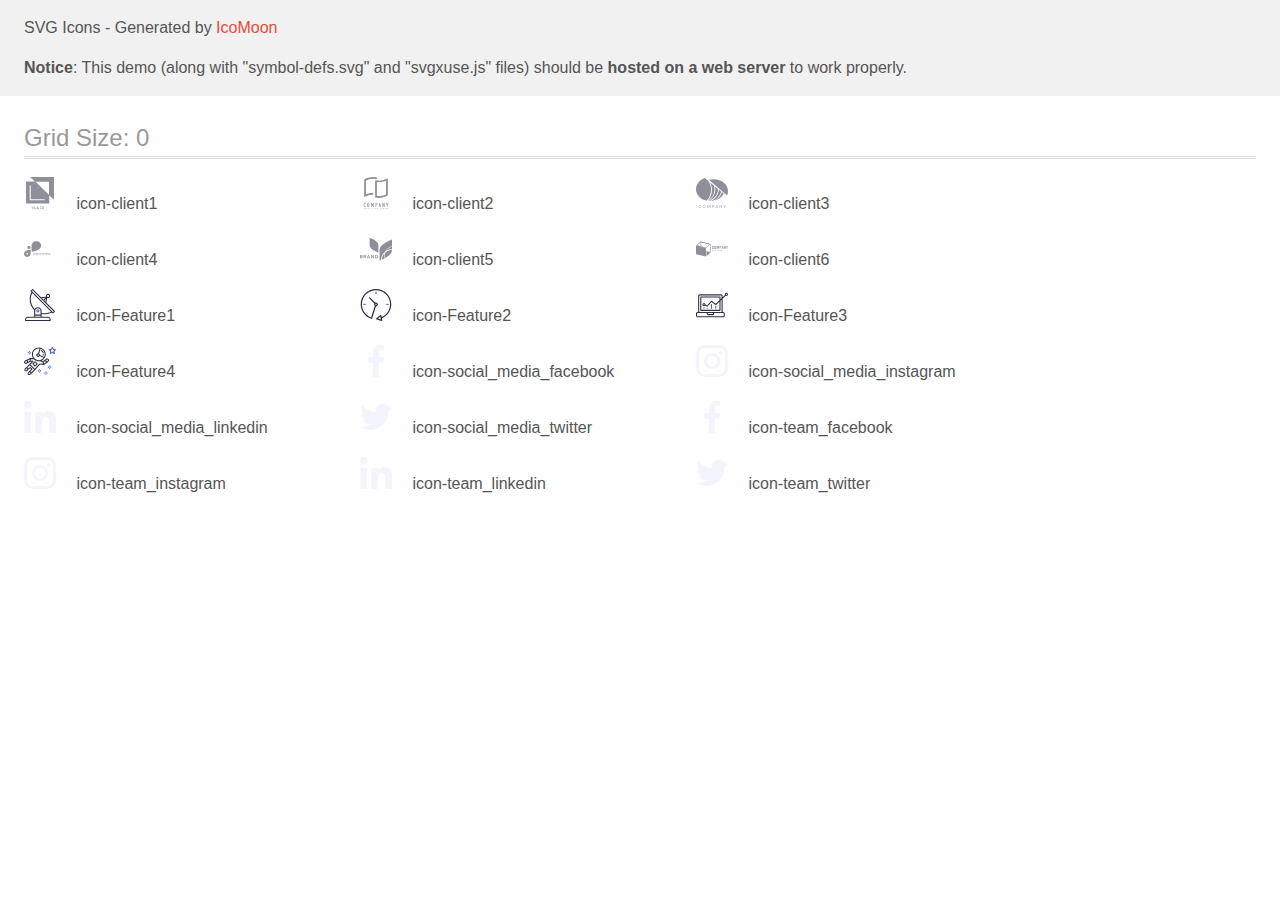
<file: images/svg/demo-external-svg.html>
<!doctype html>
<html>
<head>
    <title>IcoMoon - SVG Icons</title>
    <meta charset="utf-8">
    <meta name="viewport" content="width=device-width, initial-scale=1">
    <link rel="stylesheet" href="demo-files/demo.css">
    <link rel="stylesheet" href="style.css">
</head>
<body>
<header class="bgc1 clearfix">
<div class="mhl">
    <p>SVG Icons - Generated by <a href="https://icomoon.io/app">IcoMoon</a></p><p><strong>Notice</strong>: This demo (along with "symbol-defs.svg" and "svgxuse.js" files) should be <b>hosted on a web server</b> to work properly.</p>
</div>
</header>
    <div class="clearfix mhl ptl">
        <h1 class="mvm mtn fgc1">Grid Size: 0</h1>
        <div class="glyph fs1">
            <div class="clearfix pbs">
                <svg class="icon icon-client1"><use xlink:href="symbol-defs.svg#icon-client1"></use></svg><span class="name"> icon-client1</span>
            </div>
        </div>
        <div class="glyph fs1">
            <div class="clearfix pbs">
                <svg class="icon icon-client2"><use xlink:href="symbol-defs.svg#icon-client2"></use></svg><span class="name"> icon-client2</span>
            </div>
        </div>
        <div class="glyph fs1">
            <div class="clearfix pbs">
                <svg class="icon icon-client3"><use xlink:href="symbol-defs.svg#icon-client3"></use></svg><span class="name"> icon-client3</span>
            </div>
        </div>
        <div class="glyph fs1">
            <div class="clearfix pbs">
                <svg class="icon icon-client4"><use xlink:href="symbol-defs.svg#icon-client4"></use></svg><span class="name"> icon-client4</span>
            </div>
        </div>
        <div class="glyph fs1">
            <div class="clearfix pbs">
                <svg class="icon icon-client5"><use xlink:href="symbol-defs.svg#icon-client5"></use></svg><span class="name"> icon-client5</span>
            </div>
        </div>
        <div class="glyph fs1">
            <div class="clearfix pbs">
                <svg class="icon icon-client6"><use xlink:href="symbol-defs.svg#icon-client6"></use></svg><span class="name"> icon-client6</span>
            </div>
        </div>
        <div class="glyph fs1">
            <div class="clearfix pbs">
                <svg class="icon icon-Feature1"><use xlink:href="symbol-defs.svg#icon-Feature1"></use></svg><span class="name"> icon-Feature1</span>
            </div>
        </div>
        <div class="glyph fs1">
            <div class="clearfix pbs">
                <svg class="icon icon-Feature2"><use xlink:href="symbol-defs.svg#icon-Feature2"></use></svg><span class="name"> icon-Feature2</span>
            </div>
        </div>
        <div class="glyph fs1">
            <div class="clearfix pbs">
                <svg class="icon icon-Feature3"><use xlink:href="symbol-defs.svg#icon-Feature3"></use></svg><span class="name"> icon-Feature3</span>
            </div>
        </div>
        <div class="glyph fs1">
            <div class="clearfix pbs">
                <svg class="icon icon-Feature4"><use xlink:href="symbol-defs.svg#icon-Feature4"></use></svg><span class="name"> icon-Feature4</span>
            </div>
        </div>
        <div class="glyph fs1">
            <div class="clearfix pbs">
                <svg class="icon icon-social_media_facebook"><use xlink:href="symbol-defs.svg#icon-social_media_facebook"></use></svg><span class="name"> icon-social_media_facebook</span>
            </div>
        </div>
        <div class="glyph fs1">
            <div class="clearfix pbs">
                <svg class="icon icon-social_media_instagram"><use xlink:href="symbol-defs.svg#icon-social_media_instagram"></use></svg><span class="name"> icon-social_media_instagram</span>
            </div>
        </div>
        <div class="glyph fs1">
            <div class="clearfix pbs">
                <svg class="icon icon-social_media_linkedin"><use xlink:href="symbol-defs.svg#icon-social_media_linkedin"></use></svg><span class="name"> icon-social_media_linkedin</span>
            </div>
        </div>
        <div class="glyph fs1">
            <div class="clearfix pbs">
                <svg class="icon icon-social_media_twitter"><use xlink:href="symbol-defs.svg#icon-social_media_twitter"></use></svg><span class="name"> icon-social_media_twitter</span>
            </div>
        </div>
        <div class="glyph fs1">
            <div class="clearfix pbs">
                <svg class="icon icon-team_facebook"><use xlink:href="symbol-defs.svg#icon-team_facebook"></use></svg><span class="name"> icon-team_facebook</span>
            </div>
        </div>
        <div class="glyph fs1">
            <div class="clearfix pbs">
                <svg class="icon icon-team_instagram"><use xlink:href="symbol-defs.svg#icon-team_instagram"></use></svg><span class="name"> icon-team_instagram</span>
            </div>
        </div>
        <div class="glyph fs1">
            <div class="clearfix pbs">
                <svg class="icon icon-team_linkedin"><use xlink:href="symbol-defs.svg#icon-team_linkedin"></use></svg><span class="name"> icon-team_linkedin</span>
            </div>
        </div>
        <div class="glyph fs1">
            <div class="clearfix pbs">
                <svg class="icon icon-team_twitter"><use xlink:href="symbol-defs.svg#icon-team_twitter"></use></svg><span class="name"> icon-team_twitter</span>
            </div>
        </div>
  </div>
<script defer src="svgxuse.js"></script>
</body>
</html>
</file>
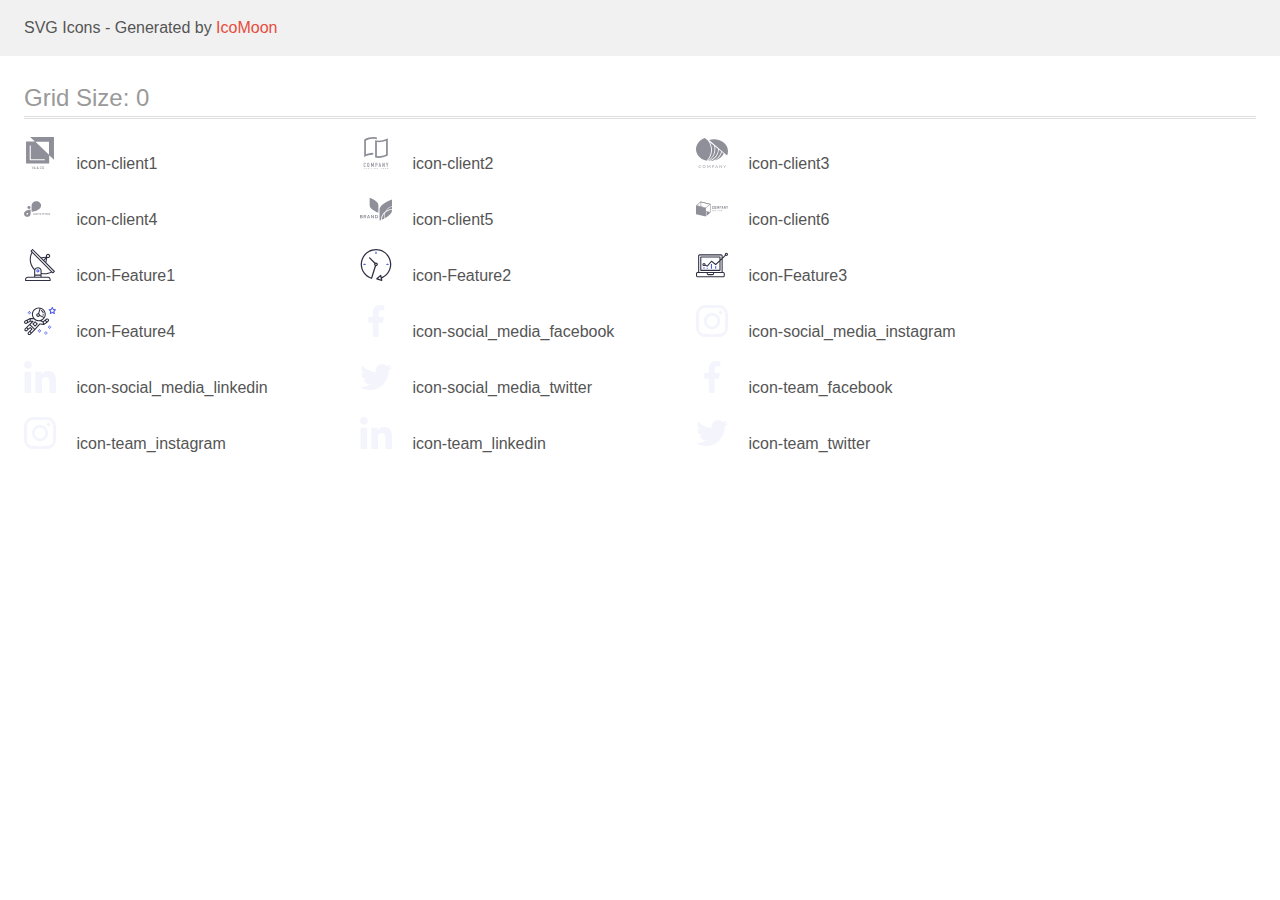
<file: images/svg/demo.html>
<!doctype html>
<html>
<head>
    <title>IcoMoon - SVG Icons</title>
    <meta charset="utf-8">
    <meta name="viewport" content="width=device-width, initial-scale=1">
    <link rel="stylesheet" href="demo-files/demo.css">
    <link rel="stylesheet" href="style.css">
</head>
<body>
<svg aria-hidden="true" style="position: absolute; width: 0; height: 0; overflow: hidden;" version="1.1" xmlns="http://www.w3.org/2000/svg" xmlns:xlink="http://www.w3.org/1999/xlink">
<defs>
<symbol id="icon-client1" viewBox="0 0 32 32">
<path fill="#8e8f99" style="fill: var(--color1, #8e8f99)" d="M6.128 0l4.771 4.545-8.857-0.004v22.053h23.149v-8.432l4.766 4.541v-22.703h-23.83zM24.982 17.629l-13.528-12.889h13.528v12.889zM20.782 23.368h-15.076v-14.832h1.066v13.828h14.011v1.005zM8.712 30.68l0.562-1.155h0.462l-0.815 1.529v0.892h-0.42v-0.891l-0.814-1.529h0.464l0.562 1.156zM10.783 29.525h0.099l0.914 2.42h-0.438l-0.196-0.566h-0.937l-0.195 0.566h-0.437l0.911-2.42h0.279zM10.339 31.048h0.709l-0.354-1.027-0.354 1.027zM13.264 30.646c-0.007-0.008-0.024-0.030-0.041-0.052l-0.011-0.015c-0.054-0.069-0.102-0.147-0.142-0.23l-0.003-0.008c-0.032-0.070-0.051-0.153-0.051-0.239 0-0 0-0 0-0.001v0c0-0.126 0.026-0.234 0.078-0.325s0.128-0.162 0.218-0.208l0.003-0.001c0.095-0.050 0.207-0.075 0.334-0.075 0.123 0 0.229 0.025 0.318 0.075 0.168 0.089 0.281 0.263 0.281 0.463 0 0.075-0.016 0.146-0.044 0.21l0.001-0.003c-0.030 0.067-0.069 0.124-0.116 0.173l0-0c-0.051 0.054-0.106 0.103-0.165 0.146l-0.003 0.002-0.168 0.123 0.479 0.565c0.066-0.126 0.104-0.276 0.104-0.435 0-0.006-0-0.012-0-0.018v0.001h0.346c0 0.118-0.012 0.229-0.035 0.334-0.032 0.152-0.094 0.287-0.179 0.403l0.002-0.003 0.354 0.419h-0.463l-0.141-0.165c-0.071 0.055-0.154 0.101-0.242 0.134l-0.007 0.002c-0.109 0.040-0.235 0.063-0.367 0.063-0.003 0-0.006 0-0.009-0h0c-0.161 0-0.3-0.029-0.417-0.088-0.113-0.055-0.206-0.138-0.271-0.24l-0.002-0.003c-0.060-0.098-0.095-0.216-0.095-0.343 0-0.004 0-0.008 0-0.012v0.001c0-0.099 0.020-0.185 0.061-0.259 0.042-0.076 0.097-0.146 0.168-0.21 0.066-0.059 0.14-0.118 0.225-0.178zM13.463 30.89l-0.050 0.036c-0.051 0.039-0.094 0.085-0.13 0.136l-0.001 0.002c-0.043 0.063-0.068 0.14-0.068 0.224 0 0.067 0.017 0.131 0.046 0.187l-0.001-0.002c0.032 0.058 0.078 0.105 0.133 0.137l0.002 0.001c0.060 0.032 0.13 0.051 0.205 0.051 0.004 0 0.009-0 0.013-0h-0.001c0.092 0 0.181-0.020 0.268-0.061 0.047-0.023 0.087-0.049 0.124-0.078l-0.002 0.001-0.538-0.633zM13.558 30.448l0.148-0.099c0.059-0.036 0.109-0.082 0.149-0.135l0.001-0.001c0.028-0.045 0.045-0.1 0.045-0.159 0-0.004-0-0.008-0-0.012l0 0.001c-0.004-0.13-0.111-0.233-0.241-0.233-0.005 0-0.010 0-0.014 0l0.001-0c-0.002-0-0.005-0-0.007-0-0.099 0-0.184 0.058-0.223 0.142l-0.001 0.002c-0.018 0.040-0.029 0.088-0.029 0.137 0 0.058 0.014 0.113 0.040 0.161l-0.001-0.002c0.025 0.052 0.060 0.107 0.105 0.165l0.027 0.035zM17.793 31.158c-0.013 0.158-0.058 0.3-0.133 0.424s-0.181 0.22-0.317 0.291c-0.136 0.071-0.302 0.106-0.497 0.106-0.15 0-0.285-0.027-0.404-0.080-0.119-0.054-0.222-0.131-0.307-0.229-0.085-0.1-0.151-0.22-0.196-0.361s-0.067-0.298-0.067-0.472v-0.202c0-0.174 0.022-0.332 0.068-0.472l0.002-0.007c0.043-0.131 0.111-0.251 0.197-0.353s0.19-0.178 0.311-0.232c0.122-0.053 0.259-0.080 0.411-0.080l-0.002 0c0.011-0 0.022-0 0.032-0 0.167 0 0.324 0.040 0.457 0.107l0.004 0.002c0.126 0.066 0.231 0.167 0.305 0.292l-0.003-0.005c0.076 0.129 0.124 0.275 0.139 0.435h-0.415c-0.011-0.104-0.035-0.193-0.073-0.267-0.037-0.075-0.091-0.131-0.163-0.17s-0.167-0.060-0.283-0.060h0.001c-0.005-0-0.009-0-0.014-0-0.086 0-0.167 0.020-0.236 0.053l-0.003 0.001c-0.070 0.036-0.13 0.089-0.176 0.155-0.048 0.069-0.084 0.153-0.108 0.254s-0.035 0.214-0.035 0.343v0.204c-0 0.004-0 0.009-0 0.013 0 0.113 0.012 0.224 0.032 0.32l0.001 0.005c0.019 0.091 0.054 0.176 0.098 0.249l0.001 0.002c0.042 0.067 0.101 0.122 0.172 0.163l-0.003-0.001c0.072 0.038 0.153 0.060 0.24 0.060 0.005 0 0.010-0 0.014-0l-0.001-0c0.009 0 0.018 0.001 0.027 0.001 0.095 0 0.185-0.021 0.262-0.057l0.002-0.001c0.070-0.035 0.128-0.092 0.166-0.164l-0.002 0.004c0.042-0.082 0.069-0.173 0.078-0.272h0.416zM20.101 30.802v-0.133c0-0.182-0.024-0.347-0.073-0.49-0.045-0.143-0.115-0.267-0.206-0.373l0.001 0.001c-0.086-0.1-0.192-0.179-0.312-0.232l-0.006-0.002c-0.123-0.054-0.259-0.082-0.409-0.082-0.148 0-0.285 0.027-0.407 0.082-0.123 0.053-0.228 0.131-0.318 0.234-0.088 0.102-0.157 0.226-0.206 0.371-0.047 0.14-0.074 0.301-0.074 0.468 0 0.008 0 0.015 0 0.023v-0.001 0.133c0 0.183 0.024 0.347 0.074 0.492 0.048 0.143 0.119 0.266 0.21 0.372l-0.001-0.001c0.090 0.102 0.196 0.18 0.317 0.235 0.123 0.053 0.259 0.080 0.408 0.080s0.286-0.027 0.409-0.080c0.123-0.054 0.229-0.133 0.316-0.235 0.088-0.102 0.157-0.225 0.204-0.37s0.072-0.309 0.072-0.492zM19.685 30.666v0.136c0 0.136-0.014 0.255-0.040 0.36-0.023 0.1-0.062 0.189-0.115 0.267l0.002-0.003c-0.047 0.068-0.108 0.122-0.18 0.16l-0.003 0.001c-0.069 0.034-0.151 0.053-0.237 0.053-0.004 0-0.008-0-0.012-0h0.001c-0.003 0-0.007 0-0.011 0-0.086 0-0.167-0.020-0.239-0.055l0.003 0.001c-0.075-0.040-0.137-0.094-0.185-0.16l-0.001-0.002c-0.052-0.076-0.092-0.164-0.115-0.259l-0.001-0.005c-0.026-0.102-0.040-0.22-0.040-0.341 0-0.007 0-0.013 0-0.020v0.001-0.136c0-0.135 0.014-0.254 0.040-0.357s0.065-0.191 0.115-0.261c0.047-0.067 0.109-0.121 0.181-0.158l0.003-0.001c0.069-0.035 0.151-0.055 0.237-0.055 0.003 0 0.007 0 0.010 0h-0c0.092 0 0.174 0.018 0.248 0.054s0.134 0.088 0.184 0.16c0.051 0.069 0.090 0.157 0.115 0.261 0.027 0.104 0.040 0.223 0.040 0.357z"></path>
</symbol>
<symbol id="icon-client2" viewBox="0 0 32 32">
<path fill="#8e8f99" style="fill: var(--color1, #8e8f99)" d="M14.224 1.806c0.142 0 0.294 0.013 0.446 0.026l0.044 0.004 0.045 0.003c0.762 0.055 1.506 0.172 2.134 0.326v-1.762l0.090 0.020c-0.742-0.191-1.51-0.319-2.339-0.378-0.288-0.022-0.595-0.036-0.91-0.044h-0.267c-1.603 0.006-3.157 0.218-4.51 0.582l-0.127 0.028c-1.69 0.433-3.285 1.101-4.665 1.921v17.475l-0.1 0.051c1.412-0.78 2.932-1.39 4.666-1.83l-0.139 0.031c1.262-0.331 2.572-0.541 3.971-0.619h0.052c0.217-0.011 0.433-0.017 0.655-0.018v-1.79l-0.014 0c-1.766 0.023-3.479 0.263-4.967 0.661-0.602 0.156-1.185 0.326-1.731 0.513l-0.623 0.212v-13.626l0.266-0.128-0.104 0.045c1.994-0.964 4.2-1.558 6.576-1.696l-0.001 0c0.010-0.001 0.019-0.001 0.029-0.001s0.020 0 0.028 0.001c0.247-0.012 0.497-0.018 0.741-0.018h0.28c0.129 0.003 0.258 0.006 0.388 0.014h0.084zM17.325 3.607c0.391 0.030 0.796 0.044 1.205 0.044 1.689-0.007 3.324-0.228 4.881-0.639l-0.135 0.030c1.734-0.442 3.252-1.052 4.665-1.831l-0.101 0.051v17.163c-1.379 0.819-2.975 1.487-4.664 1.921l-0.127 0.028c-1.353 0.363-2.908 0.574-4.511 0.581h-0.004c-0.033 0-0.072 0-0.111 0-1.177 0-2.319-0.147-3.409-0.425l0.095 0.021v-17.275c0.265 0.062 0.537 0.118 0.814 0.164 0.455 0.077 0.934 0.133 1.401 0.167zM26.060 3.74l-0.623 0.209c-0.572 0.193-1.151 0.365-1.731 0.518-1.551 0.415-3.332 0.657-5.169 0.663h-0.004c-0.406 0-0.78-0.011-1.141-0.034l-0.497-0.033v14.017l0.426 0.037c0.395 0.035 0.803 0.052 1.214 0.052 1.45-0.006 2.853-0.198 4.189-0.553l-0.116 0.026c1.221-0.31 2.281-0.702 3.285-1.189l-0.102 0.044 0.266-0.128v-13.63z"></path>
<path fill="#8e8f99" style="fill: var(--color1, #8e8f99)" d="M5.377 25.977c-0.167-0.173-0.401-0.281-0.661-0.281-0.011 0-0.023 0-0.034 0.001l0.002-0c-0.004-0-0.009-0-0.014-0-0.139 0-0.272 0.028-0.393 0.078l0.007-0.003c-0.237 0.095-0.42 0.28-0.51 0.512l-0.002 0.006c-0.049 0.123-0.073 0.254-0.071 0.386v2.335c-0.006 0.164 0.026 0.328 0.092 0.479 0.055 0.12 0.135 0.226 0.234 0.313 0.093 0.078 0.202 0.135 0.32 0.166 0.114 0.031 0.231 0.048 0.349 0.048 0.13 0.001 0.258-0.026 0.377-0.081 0.351-0.156 0.591-0.5 0.591-0.901v-0.261h-0.611v0.208c0 0.004 0 0.009 0 0.014 0 0.070-0.013 0.136-0.037 0.198l0.001-0.004c-0.021 0.052-0.051 0.095-0.088 0.132l-0 0c-0.070 0.054-0.159 0.088-0.255 0.089h-0c-0.011 0.001-0.023 0.002-0.036 0.002-0.103 0-0.194-0.050-0.25-0.127l-0.001-0.001c-0.051-0.082-0.082-0.182-0.082-0.289 0-0.008 0-0.016 0.001-0.024l-0 0.001v-2.177c-0.004-0.121 0.022-0.24 0.075-0.349 0.056-0.087 0.153-0.143 0.262-0.143 0.013 0 0.025 0.001 0.038 0.002l-0.002-0c0.003-0 0.008-0 0.012-0 0.107 0 0.201 0.052 0.26 0.131l0.001 0.001c0.063 0.082 0.101 0.187 0.101 0.3 0 0.005-0 0.009-0 0.014v-0.001 0.202h0.604v-0.238c0-0.003 0-0.007 0-0.011 0-0.143-0.027-0.28-0.077-0.405l0.003 0.007c-0.048-0.128-0.117-0.237-0.205-0.329l0 0zM9.002 25.951c-0.186-0.158-0.429-0.255-0.694-0.257h-0c-0.124 0-0.248 0.023-0.364 0.066-0.252 0.090-0.451 0.276-0.557 0.511l-0.002 0.006c-0.062 0.142-0.092 0.297-0.089 0.452v2.239c-0.004 0.158 0.026 0.314 0.089 0.458 0.055 0.121 0.135 0.228 0.236 0.313 0.094 0.086 0.203 0.154 0.322 0.197 0.117 0.043 0.24 0.065 0.364 0.066 0.267-0.001 0.51-0.1 0.695-0.264l-0.001 0.001c0.097-0.087 0.176-0.194 0.23-0.313 0.063-0.144 0.093-0.301 0.089-0.458v-2.239c0-0.006 0-0.013 0-0.020 0-0.156-0.033-0.305-0.092-0.439l0.003 0.007c-0.057-0.128-0.135-0.237-0.23-0.327l-0-0zM8.718 28.969c0.001 0.010 0.002 0.023 0.002 0.035 0 0.114-0.047 0.216-0.123 0.289l-0 0c-0.077 0.065-0.178 0.105-0.287 0.105s-0.21-0.040-0.288-0.105l0.001 0.001c-0.076-0.073-0.123-0.175-0.123-0.289 0-0.012 0.001-0.025 0.002-0.037l-0 0.002v-2.239c-0.001-0.010-0.001-0.022-0.001-0.034 0-0.113 0.047-0.216 0.123-0.289l0-0c0.077-0.065 0.178-0.105 0.287-0.105s0.21 0.040 0.288 0.105l-0.001-0.001c0.076 0.073 0.123 0.175 0.123 0.289 0 0.012-0.001 0.025-0.002 0.037l0-0.002v2.24zM13.764 29.969v-4.24h-0.586l-0.771 2.244h-0.010l-0.777-2.244h-0.58v4.239h0.606v-2.578h0.011l0.593 1.823h0.302l0.598-1.823h0.010v2.578h0.606zM17.205 26.027c-0.093-0.105-0.211-0.185-0.342-0.232-0.124-0.042-0.267-0.066-0.416-0.066-0.008 0-0.016 0-0.024 0l0.001-0h-0.9v4.24h0.604v-1.656h0.311c0.189 0.009 0.376-0.031 0.545-0.116 0.139-0.078 0.251-0.188 0.329-0.32l0.002-0.004c0.070-0.113 0.117-0.238 0.138-0.369 0.021-0.133 0.033-0.287 0.033-0.444 0-0.013-0-0.027-0-0.040l0 0.002c0.006-0.203-0.014-0.407-0.059-0.606-0.043-0.153-0.12-0.284-0.223-0.39l0 0zM16.894 27.319c-0.003 0.081-0.023 0.157-0.057 0.224l0.001-0.003c-0.035 0.065-0.089 0.116-0.154 0.147l-0.002 0.001c-0.075 0.034-0.162 0.054-0.254 0.054-0.011 0-0.022-0-0.033-0.001l0.002 0h-0.276v-1.441h0.311c0.009-0 0.019-0.001 0.029-0.001 0.088 0 0.172 0.020 0.247 0.055l-0.004-0.002c0.062 0.036 0.111 0.090 0.141 0.154l0.001 0.002c0.033 0.074 0.051 0.155 0.053 0.236v0.282c0 0.098 0.006 0.201 0 0.291h-0.006zM20.066 25.729h-0.495l-0.934 4.24h0.604l0.177-0.911h0.823l0.178 0.911h0.604l-0.958-4.24zM19.509 28.481l0.297-1.537h0.011l0.295 1.537h-0.604zM23.969 28.283h-0.011l-0.912-2.554h-0.581v4.24h0.604v-2.55h0.012l0.923 2.549h0.568v-4.239h-0.604v2.554zM27.66 25.729l-0.486 1.686h-0.012l-0.486-1.686h-0.639l0.83 2.448v1.791h0.604v-1.791l0.83-2.447h-0.64zM3.692 31.166h0.291v0.817h0.198v-0.817h0.289v-0.167h-0.778v0.168zM6.14 30.998l-0.382 0.985h0.21l0.081-0.224h0.392l0.084 0.224h0.215l-0.391-0.985h-0.21zM6.109 31.593l0.134-0.365 0.134 0.365h-0.268zM8.559 31.62h0.228v0.127c-0.063 0.051-0.145 0.082-0.234 0.083h-0c-0.004 0-0.009 0-0.014 0-0.079 0-0.149-0.037-0.195-0.094l-0-0c-0.046-0.065-0.073-0.147-0.073-0.234 0-0.008 0-0.016 0.001-0.023l-0 0.001c0-0.219 0.095-0.329 0.283-0.329 0.006-0.001 0.014-0.001 0.021-0.001 0.097 0 0.178 0.067 0.201 0.157l0 0.001 0.194-0.038c-0.042-0.192-0.18-0.289-0.417-0.289-0.004-0-0.008-0-0.013-0-0.127 0-0.244 0.048-0.331 0.127l0-0c-0.088 0.087-0.143 0.208-0.143 0.342 0 0.013 0.001 0.026 0.002 0.038l-0-0.002c-0 0.007-0 0.015-0 0.023 0 0.132 0.048 0.254 0.127 0.347l-0.001-0.001c0.087 0.090 0.209 0.146 0.343 0.146 0.011 0 0.021-0 0.032-0.001l-0.001 0c0.005 0 0.010 0 0.016 0 0.155 0 0.296-0.060 0.402-0.157l-0 0v-0.388h-0.426v0.166zM11.030 30.998h-0.199v0.985h0.689v-0.167h-0.49v-0.817zM13.119 30.998h-0.199v0.985h0.199v-0.985zM15.161 31.655l-0.404-0.657h-0.193v0.985h0.185v-0.643l0.396 0.643h0.198v-0.985h-0.182v0.658zM17.007 31.549h0.49v-0.167h-0.49v-0.215h0.527v-0.168h-0.727v0.985h0.747v-0.167h-0.548v-0.266zM21.484 31.386h-0.388v-0.388h-0.197v0.984h0.197v-0.431h0.388v0.431h0.198v-0.985h-0.198v0.388zM23.342 31.549h0.492v-0.167h-0.492v-0.215h0.529v-0.168h-0.726v0.985h0.746v-0.167h-0.548v-0.266zM25.86 31.55c0.171-0.027 0.258-0.118 0.258-0.274 0.001-0.008 0.002-0.018 0.002-0.028 0-0.079-0.038-0.148-0.098-0.191l-0.001-0c-0.073-0.037-0.159-0.059-0.25-0.059-0.014 0-0.027 0-0.040 0.001l0.002-0h-0.417v0.984h0.198v-0.412h0.039c0.005-0 0.010-0 0.016-0 0.039 0 0.076 0.008 0.109 0.023l-0.002-0.001c0.029 0.018 0.053 0.042 0.070 0.072l0.215 0.313h0.236l-0.12-0.192c-0.054-0.096-0.128-0.175-0.215-0.235l-0.002-0.002zM25.661 31.413h-0.146v-0.247h0.156c0.012-0.001 0.027-0.002 0.042-0.002 0.057 0 0.111 0.009 0.163 0.026l-0.004-0.001c0.026 0.024 0.043 0.058 0.043 0.096 0 0.042-0.020 0.080-0.052 0.104l-0 0c-0.049 0.016-0.106 0.025-0.164 0.025-0.013 0-0.026-0-0.039-0.001l0.002 0zM27.76 31.549h0.49v-0.167h-0.49v-0.215h0.529v-0.168h-0.729v0.985h0.747v-0.167h-0.548v-0.266z"></path>
</symbol>
<symbol id="icon-client3" viewBox="0 0 32 32">
<path fill="#8e8f99" style="fill: var(--color1, #8e8f99)" d="M4.953 30.344c0.012 0 0.023 0.003 0.033 0.007 0.011 0.004 0.021 0.010 0.029 0.017l-0-0 0.16 0.151c-0.126 0.122-0.276 0.219-0.442 0.283l-0.009 0.003c-0.204 0.073-0.422 0.108-0.641 0.103-0.010 0-0.022 0-0.034 0-0.204 0-0.4-0.035-0.581-0.1l0.012 0.004c-0.175-0.063-0.326-0.155-0.454-0.271l0.001 0.001c-0.124-0.115-0.223-0.255-0.29-0.411l-0.003-0.008c-0.065-0.154-0.103-0.333-0.103-0.521 0-0.005 0-0.011 0-0.016v0.001c-0-0.005-0-0.011-0-0.017 0-0.189 0.041-0.368 0.114-0.529l-0.003 0.008c0.070-0.156 0.176-0.298 0.311-0.418 0.136-0.117 0.296-0.21 0.471-0.27l0.010-0.003c0.179-0.061 0.385-0.096 0.6-0.096 0.007 0 0.014 0 0.022 0h-0.001c0.196-0.004 0.393 0.026 0.576 0.087 0.159 0.060 0.305 0.141 0.432 0.242l-0.135 0.161c-0.010 0.012-0.021 0.021-0.034 0.029l-0.001 0c-0.013 0.008-0.030 0.013-0.047 0.013-0.003 0-0.005-0-0.008-0l0 0c-0.022-0.001-0.041-0.008-0.059-0.018l0.001 0-0.073-0.043-0.1-0.055c-0.092-0.044-0.199-0.078-0.31-0.096l-0.007-0.001c-0.066-0.011-0.142-0.017-0.219-0.017-0.007 0-0.014 0-0.021 0h0.001c-0.005-0-0.010-0-0.016-0-0.154 0-0.302 0.026-0.439 0.075l0.009-0.003c-0.135 0.047-0.251 0.115-0.35 0.203l0.001-0.001c-0.1 0.094-0.177 0.204-0.227 0.323-0.052 0.121-0.082 0.263-0.082 0.411 0 0.005 0 0.010 0 0.015v-0.001c-0 0.005-0 0.011-0 0.016 0 0.15 0.030 0.293 0.085 0.423l-0.003-0.007c0.103 0.245 0.303 0.433 0.55 0.518l0.006 0.002c0.131 0.047 0.271 0.070 0.413 0.068 0.082 0.001 0.164-0.004 0.245-0.014 0.204-0.020 0.386-0.101 0.532-0.222l-0.002 0.001c0.021-0.017 0.047-0.027 0.076-0.028h0zM9.59 29.585c0.003 0.182-0.034 0.364-0.108 0.534-0.072 0.164-0.174 0.302-0.301 0.413l-0.001 0.001c-0.134 0.118-0.295 0.211-0.474 0.271-0.182 0.061-0.392 0.096-0.61 0.096s-0.428-0.035-0.624-0.1l0.014 0.004c-0.182-0.063-0.34-0.156-0.474-0.274l0.002 0.001c-0.128-0.114-0.231-0.253-0.302-0.41l-0.003-0.008c-0.069-0.158-0.109-0.341-0.109-0.535s0.040-0.377 0.112-0.543l-0.003 0.009c0.068-0.156 0.172-0.298 0.305-0.42 0.135-0.114 0.295-0.204 0.472-0.262 0.393-0.131 0.828-0.131 1.22 0 0.178 0.062 0.34 0.154 0.473 0.273 0.253 0.226 0.412 0.553 0.412 0.918 0 0.011-0 0.022-0 0.034l0-0.002zM9.168 29.585c0.004-0.145-0.022-0.291-0.076-0.429-0.098-0.249-0.298-0.439-0.548-0.521l-0.006-0.002c-0.132-0.045-0.285-0.070-0.444-0.070s-0.311 0.026-0.454 0.073l0.010-0.003c-0.132 0.046-0.245 0.115-0.34 0.203l0.001-0.001c-0.093 0.087-0.167 0.194-0.215 0.314l-0.002 0.006c-0.102 0.28-0.102 0.579 0 0.858 0.045 0.119 0.119 0.228 0.217 0.321 0.095 0.087 0.211 0.156 0.34 0.201 0.286 0.092 0.601 0.092 0.887 0 0.129-0.044 0.245-0.113 0.339-0.201 0.097-0.093 0.169-0.203 0.215-0.321 0.054-0.138 0.080-0.284 0.076-0.429zM12.754 30.036l0.041 0.096c0.016-0.034 0.031-0.065 0.047-0.096 0.015-0.033 0.033-0.064 0.052-0.095l1.025-1.593c0.020-0.028 0.039-0.045 0.058-0.051s0.044-0.008 0.069-0.008c0.006 0 0.011 0 0.017 0l-0.001-0h0.303v2.591h-0.359v-1.985c-0.001-0.013-0.001-0.029-0.001-0.045s0.001-0.031 0.002-0.047l-0 0.002-1.032 1.615c-0.014 0.025-0.035 0.045-0.060 0.059l-0.001 0c-0.025 0.014-0.055 0.022-0.087 0.022-0 0-0.001 0-0.001 0h-0.058c-0.001 0-0.002 0-0.002 0-0.032 0-0.061-0.008-0.087-0.022l0.001 0c-0.025-0.013-0.046-0.033-0.059-0.057l-0-0.001-1.062-1.626v2.080h-0.348v-2.586h0.303c0.004-0 0.009-0 0.013-0 0.025 0 0.050 0.003 0.073 0.009l-0.002-0c0.024 0.010 0.043 0.027 0.056 0.049l0 0.001 1.047 1.595c0.021 0.029 0.039 0.061 0.053 0.093zM16.615 29.907v0.97h-0.401v-2.588h0.895c0.169-0.003 0.338 0.016 0.5 0.057 0.13 0.031 0.25 0.086 0.353 0.161 0.086 0.067 0.154 0.152 0.199 0.25l0.002 0.004c0.047 0.105 0.071 0.217 0.068 0.331 0 0.003 0 0.008 0 0.012 0 0.236-0.114 0.446-0.289 0.577l-0.002 0.001c-0.101 0.076-0.22 0.135-0.349 0.17l-0.007 0.002c-0.156 0.042-0.319 0.063-0.483 0.060l-0.486-0.007zM16.615 29.629h0.486c0.105 0.001 0.211-0.012 0.311-0.040 0.086-0.025 0.161-0.063 0.227-0.113l-0.002 0.001c0.113-0.090 0.185-0.228 0.185-0.383 0-0.002 0-0.004-0-0.006v0c0.001-0.008 0.001-0.017 0.001-0.026 0-0.067-0.015-0.131-0.043-0.187l0.001 0.003c-0.034-0.070-0.081-0.13-0.139-0.176l-0.001-0.001c-0.134-0.089-0.299-0.141-0.476-0.141-0.022 0-0.044 0.001-0.066 0.002l0.003-0h-0.486v1.067zM22.011 30.881h-0.318c-0.002 0-0.004 0-0.006 0-0.031 0-0.059-0.009-0.083-0.024l0.001 0c-0.022-0.015-0.040-0.035-0.052-0.059l-0-0.001-0.273-0.626h-1.372l-0.283 0.625c-0.011 0.024-0.029 0.044-0.050 0.058l-0 0c-0.024 0.016-0.054 0.026-0.086 0.026-0.002 0-0.003-0-0.005-0h-0.317l1.204-2.591h0.417l1.221 2.591zM20.023 29.919h1.132l-0.478-1.055c-0.032-0.067-0.063-0.148-0.088-0.232l-0.003-0.012-0.046 0.135c-0.015 0.041-0.030 0.079-0.044 0.109l-0.474 1.055zM23.745 28.301c0.024 0.011 0.044 0.027 0.059 0.046l0 0 1.757 1.953v-2.012h0.359v2.591h-0.201c-0.002 0-0.005 0-0.008 0-0.027 0-0.053-0.005-0.076-0.015l0.001 0c-0.025-0.013-0.046-0.029-0.064-0.049l-0-0-1.754-1.952c0.001 0.013 0.001 0.029 0.001 0.045s-0.001 0.031-0.002 0.047l0-0.002v1.926h-0.359v-2.591h0.212c0.025-0.001 0.049 0.003 0.073 0.012zM28.88 29.85v1.029h-0.401v-1.029l-1.11-1.561h0.359c0.003-0 0.006-0 0.009-0 0.029 0 0.055 0.008 0.078 0.022l-0.001-0c0.022 0.017 0.040 0.036 0.054 0.058l0.695 1.007c0.048 0.066 0.089 0.142 0.12 0.223l0.002 0.007 0.052-0.111c0.020-0.041 0.043-0.080 0.068-0.119l0.685-1.014c0.015-0.021 0.032-0.039 0.051-0.055l0-0c0.022-0.016 0.050-0.026 0.079-0.026 0.003 0 0.005 0 0.007 0h0.363l-1.113 1.568zM12.555 23.94c0.175 0.019 0.351 0.034 0.53 0.048 2.708-1.036 5-2.729 6.588-4.872s2.401-4.636 2.339-7.171l-2.985-2.551c0.607 2.699 0.323 5.489-0.82 8.058-1.143 2.568-3.1 4.815-5.652 6.487z"></path>
<path fill="#8e8f99" style="fill: var(--color1, #8e8f99)" d="M11.489 23.821l0.080 0.014c2.727-1.667 4.807-3.994 5.969-6.681s1.355-5.61 0.552-8.392l-4.252-3.633c1.72 2.986 2.412 6.328 1.996 9.636s-1.923 6.45-4.345 9.056zM25.909 14.94c-0.722 2.785-2.477 5.297-5.003 7.164-0.688 0.515-1.467 1-2.286 1.416l-0.091 0.042c2.057-0.516 3.948-1.43 5.526-2.669s2.803-2.772 3.578-4.48l-1.724-1.472z"></path>
<path fill="#8e8f99" style="fill: var(--color1, #8e8f99)" d="M25.233 14.529l-2.455-2.097c-0.047 2.392-0.843 4.729-2.305 6.769s-3.537 3.708-6.009 4.831h0.012c0.551 0 1.101-0.028 1.648-0.084 2.311-0.806 4.351-2.087 5.94-3.731s2.678-3.598 3.168-5.687zM11.844 3.597l-2.928-2.506c-2.618 0.865-4.871 2.384-6.461 4.361-1.592 1.976-2.448 4.316-2.455 6.715 0.009 2.649 1.054 5.222 2.967 7.308s4.585 3.567 7.594 4.21c2.687-2.796 4.26-6.252 4.49-9.865s-0.893-7.193-3.207-10.223zM32 14.144c-0.011-3.145-1.477-6.157-4.080-8.38-2.601-2.223-6.128-3.476-9.808-3.486-0.009-0-0.020-0-0.031-0-1.767 0-3.466 0.289-5.053 0.823l0.112-0.033 17.933 15.322c0.584-1.247 0.925-2.707 0.927-4.247v-0.001z"></path>
</symbol>
<symbol id="icon-client4" viewBox="0 0 32 32">
<path fill="#8e8f99" style="fill: var(--color1, #8e8f99)" d="M4.982 12.959h-0.001c-0.909 0-1.646 0.664-1.646 1.483v0.001c0 0.819 0.737 1.483 1.646 1.483h0.001c0.909 0 1.646-0.664 1.646-1.483v-0.001c0-0.819-0.737-1.483-1.646-1.483zM17.128 12.485c-0.002-1.138-0.505-2.229-1.397-3.034s-2.102-1.258-3.365-1.261c-1.262 0.002-2.473 0.455-3.366 1.26s-1.396 1.896-1.398 3.034v6.276s9.525-0.956 9.526-6.275v-0.001zM0 20.821c0.002 0.792 0.352 1.551 0.973 2.111s1.463 0.876 2.341 0.878c0.878-0.002 1.72-0.318 2.341-0.878s0.971-1.318 0.973-2.11v-4.366s-6.628 0.666-6.628 4.365zM3.314 21.603c-0.171 0-0.339-0.046-0.482-0.132-0.139-0.083-0.249-0.203-0.318-0.346l-0.002-0.005c-0.042-0.088-0.066-0.191-0.066-0.299 0-0.054 0.006-0.107 0.017-0.157l-0.001 0.005c0.038-0.161 0.122-0.298 0.237-0.4l0.001-0.001c0.121-0.108 0.272-0.183 0.439-0.213l0.005-0.001c0.168-0.030 0.343-0.015 0.501 0.045s0.294 0.159 0.389 0.288 0.146 0.28 0.146 0.435c0 0.103-0.022 0.205-0.065 0.301s-0.107 0.182-0.188 0.255c-0.079 0.072-0.173 0.129-0.276 0.168l-0.006 0.002c-0.099 0.038-0.213 0.060-0.332 0.060-0 0-0.001 0-0.001 0h0v-0.003zM9.375 20.196v1.625h-0.335v-1.625h0.335zM10.022 20.89v0.261h-0.739v-0.261h0.739zM10.1 20.196v0.262h-0.816v-0.262h0.817zM11.629 20.971v0.077c0 0.124-0.017 0.235-0.050 0.333-0.032 0.097-0.080 0.181-0.143 0.252l0.001-0.001c-0.061 0.069-0.134 0.121-0.219 0.157-0.080 0.035-0.173 0.055-0.27 0.055-0.004 0-0.007-0-0.011-0h0.001c-0.102 0-0.195-0.018-0.28-0.054-0.086-0.038-0.159-0.091-0.218-0.157l-0.001-0.001c-0.062-0.071-0.111-0.154-0.142-0.246l-0.002-0.005c-0.032-0.095-0.050-0.204-0.050-0.318 0-0.005 0-0.010 0-0.016v0.001-0.077c0-0.124 0.017-0.235 0.050-0.333 0.032-0.097 0.081-0.18 0.143-0.252l-0.001 0.001c0.062-0.069 0.135-0.122 0.219-0.158 0.085-0.037 0.178-0.055 0.28-0.055 0.103 0 0.196 0.018 0.28 0.055s0.158 0.089 0.219 0.158c0.062 0.069 0.109 0.153 0.143 0.251 0.034 0.097 0.051 0.208 0.051 0.332zM11.291 21.048v-0.079c0-0.086-0.008-0.162-0.023-0.227-0.014-0.063-0.038-0.118-0.070-0.167l0.001 0.002c-0.028-0.042-0.066-0.076-0.11-0.1l-0.002-0.001c-0.042-0.022-0.092-0.034-0.144-0.034-0.002 0-0.005 0-0.007 0h0c-0.056 0-0.107 0.011-0.15 0.034-0.045 0.024-0.082 0.058-0.11 0.099l-0.001 0.001c-0.031 0.047-0.054 0.103-0.068 0.162l-0.001 0.003c-0.015 0.064-0.023 0.138-0.023 0.213 0 0.005 0 0.010 0 0.015v-0.001 0.079c0 0.086 0.008 0.162 0.023 0.228s0.039 0.121 0.069 0.166c0.030 0.045 0.068 0.078 0.112 0.101s0.094 0.035 0.15 0.035c0.057 0 0.107-0.011 0.151-0.034 0.045-0.025 0.083-0.059 0.11-0.101l0.001-0.001c0.030-0.046 0.053-0.101 0.068-0.166 0.015-0.064 0.023-0.138 0.023-0.214 0-0.005-0-0.010-0-0.014v0.001zM12.716 21.396c0-0.001 0-0.002 0-0.004 0-0.027-0.005-0.052-0.014-0.076l0.001 0.001c-0.010-0.026-0.026-0.048-0.047-0.065l-0-0c-0.028-0.023-0.060-0.043-0.095-0.058l-0.003-0.001c-0.043-0.020-0.097-0.041-0.152-0.058l-0.010-0.003c-0.086-0.028-0.155-0.055-0.222-0.086l0.013 0.005c-0.066-0.030-0.124-0.065-0.176-0.105l0.002 0.001c-0.048-0.038-0.087-0.085-0.117-0.137l-0.001-0.002c-0.027-0.051-0.043-0.112-0.043-0.176 0-0.003 0-0.005 0-0.008v0c-0-0.002-0-0.003-0-0.005 0-0.065 0.017-0.127 0.046-0.181l-0.001 0.002c0.030-0.056 0.072-0.104 0.125-0.143 0.053-0.040 0.117-0.071 0.19-0.093 0.074-0.021 0.154-0.032 0.242-0.032 0.12 0 0.224 0.022 0.314 0.065s0.158 0.102 0.208 0.178c0.050 0.075 0.075 0.161 0.075 0.258h-0.333c0-0.002 0-0.004 0-0.006 0-0.044-0.011-0.085-0.031-0.12l0.001 0.001c-0.020-0.037-0.051-0.067-0.088-0.086l-0.001-0.001c-0.040-0.020-0.088-0.031-0.138-0.031-0.004 0-0.008 0-0.012 0l0.001-0c-0.003-0-0.007-0-0.011-0-0.048 0-0.094 0.010-0.136 0.028l0.002-0.001c-0.036 0.015-0.066 0.039-0.087 0.070l-0 0.001c-0.018 0.027-0.029 0.060-0.029 0.095 0 0.001 0 0.002 0 0.003v-0c0 0.027 0.006 0.053 0.020 0.075 0.017 0.025 0.038 0.046 0.062 0.062l0.001 0c0.027 0.019 0.061 0.038 0.101 0.055s0.087 0.034 0.139 0.050c0.089 0.027 0.166 0.057 0.234 0.090s0.124 0.071 0.17 0.113c0.046 0.042 0.080 0.089 0.103 0.142s0.034 0.113 0.034 0.18c0 0.005 0 0.010 0 0.016 0 0.129-0.063 0.244-0.16 0.315l-0.001 0.001c-0.052 0.038-0.114 0.068-0.186 0.088s-0.153 0.030-0.242 0.030c-0.080 0-0.16-0.011-0.238-0.032-0.081-0.022-0.152-0.056-0.216-0.099l0.003 0.002c-0.063-0.043-0.114-0.098-0.15-0.163l-0.001-0.002c-0.038-0.067-0.057-0.146-0.057-0.238h0.336c0 0.051 0.008 0.093 0.023 0.128s0.037 0.063 0.065 0.084l0.001 0c0.029 0.021 0.064 0.038 0.101 0.046l0.002 0c0.040 0.010 0.084 0.014 0.131 0.014 0.004 0 0.008 0 0.012 0 0.047 0 0.092-0.009 0.133-0.025l-0.002 0.001c0.066-0.027 0.112-0.090 0.112-0.164 0-0.001 0-0.002-0-0.003v0zM14.005 20.196v1.625h-0.334v-1.625h0.334zM14.506 20.196v0.262h-1.326v-0.262h1.326zM15.787 21.56v0.261h-0.865v-0.261h0.865zM15.031 20.196v1.625h-0.335v-1.625h0.335zM15.674 20.858v0.254h-0.752v-0.254h0.752zM15.786 20.196v0.262h-0.864v-0.262h0.864zM15.982 20.196h0.606c0.125 0 0.231 0.019 0.32 0.056 0.090 0.037 0.159 0.093 0.208 0.165s0.072 0.163 0.072 0.269c0 0.087-0.014 0.162-0.045 0.224s-0.071 0.114-0.123 0.154l-0.001 0.001c-0.053 0.041-0.115 0.074-0.182 0.097l-0.005 0.001-0.106 0.056h-0.527l-0.002-0.261h0.392c0.003 0 0.007 0 0.011 0 0.049 0 0.096-0.012 0.137-0.032l-0.002 0.001c0.038-0.020 0.067-0.050 0.087-0.086l0.001-0.001c0.019-0.036 0.030-0.078 0.030-0.123 0-0.002-0-0.004-0-0.006v0c0-0.002 0-0.005 0-0.007 0-0.046-0.011-0.090-0.030-0.129l0.001 0.002c-0.020-0.038-0.050-0.068-0.087-0.086l-0.001-0c-0.040-0.019-0.088-0.031-0.138-0.031-0.004 0-0.007 0-0.011 0h-0.271v1.363h-0.334v-1.625zM16.89 21.821l-0.37-0.725 0.354-0.002 0.375 0.711v0.015h-0.358zM18.648 21.242h-0.414v-0.261h0.414c0.004 0 0.009 0 0.013 0 0.052 0 0.101-0.012 0.145-0.032l-0.002 0.001c0.038-0.020 0.069-0.051 0.087-0.088l0.001-0.001c0.017-0.039 0.028-0.084 0.028-0.132s-0.010-0.093-0.028-0.134l0.001 0.002c-0.019-0.042-0.049-0.077-0.087-0.1l-0.001-0.001c-0.041-0.024-0.091-0.038-0.144-0.038-0.004 0-0.009 0-0.013 0l0.001-0h-0.298v1.363h-0.334v-1.625h0.632c0.128 0 0.236 0.023 0.328 0.069 0.091 0.045 0.161 0.108 0.21 0.189s0.072 0.172 0.072 0.275c0 0.105-0.024 0.196-0.072 0.272s-0.118 0.136-0.21 0.178c-0.091 0.042-0.2 0.062-0.328 0.062zM20.579 21.56v0.261h-0.865v-0.261h0.865zM19.824 20.196v1.625h-0.335v-1.625h0.335zM20.466 20.858v0.254h-0.752v-0.254h0.752zM20.578 20.196v0.262h-0.864v-0.262h0.864zM21.523 20.196v1.625h-0.333v-1.625h0.334zM22.023 20.196v0.262h-1.326v-0.262h1.326zM23.304 21.56v0.261h-0.865v-0.261h0.865zM22.549 20.196v1.625h-0.335v-1.625h0.335zM23.192 20.858v0.254h-0.752v-0.254h0.752zM23.303 20.196v0.262h-0.864v-0.262h0.864zM23.5 20.196h0.606c0.125 0 0.231 0.019 0.321 0.056s0.159 0.093 0.208 0.165c0.048 0.073 0.072 0.163 0.072 0.269 0 0.087-0.015 0.162-0.045 0.224s-0.071 0.114-0.123 0.154l-0.001 0.001c-0.053 0.041-0.115 0.074-0.182 0.097l-0.005 0.001-0.106 0.056h-0.527l-0.002-0.261h0.392c0.003 0 0.007 0 0.011 0 0.049 0 0.096-0.012 0.137-0.032l-0.002 0.001c0.038-0.020 0.067-0.050 0.087-0.086l0.001-0.001c0.019-0.036 0.031-0.079 0.031-0.124 0-0.002-0-0.004-0-0.006v0c0-0.002 0-0.004 0-0.007 0-0.047-0.011-0.091-0.030-0.13l0.001 0.002c-0.020-0.038-0.050-0.068-0.087-0.086l-0.001-0c-0.040-0.019-0.088-0.031-0.138-0.031-0.004 0-0.007 0-0.011 0h-0.27v1.363h-0.335v-1.625zM24.408 21.821l-0.371-0.725 0.354-0.002 0.375 0.711v0.015h-0.358zM25.81 21.396c0-0.001 0-0.002 0-0.002 0-0.027-0.005-0.053-0.014-0.077l0 0.001c-0.010-0.026-0.026-0.048-0.047-0.065l-0-0c-0.028-0.023-0.060-0.043-0.095-0.058l-0.003-0.001c-0.043-0.020-0.097-0.041-0.152-0.058l-0.010-0.003c-0.086-0.028-0.155-0.055-0.223-0.086l0.013 0.005c-0.066-0.030-0.124-0.065-0.176-0.105l0.002 0.001c-0.048-0.038-0.087-0.085-0.117-0.137l-0.001-0.002c-0.027-0.051-0.043-0.112-0.043-0.176 0-0.003 0-0.005 0-0.008v0c-0-0.002-0-0.003-0-0.005 0-0.065 0.017-0.127 0.046-0.181l-0.001 0.002c0.030-0.056 0.072-0.104 0.125-0.143 0.053-0.040 0.117-0.071 0.19-0.093 0.074-0.021 0.154-0.032 0.242-0.032 0.12 0 0.224 0.022 0.314 0.065s0.158 0.102 0.208 0.178c0.050 0.075 0.075 0.161 0.075 0.258h-0.333c0-0.002 0-0.004 0-0.006 0-0.044-0.011-0.085-0.031-0.12l0.001 0.001c-0.020-0.037-0.051-0.067-0.088-0.086l-0.001-0.001c-0.040-0.020-0.088-0.031-0.138-0.031-0.004 0-0.008 0-0.012 0l0.001-0c-0.003-0-0.007-0-0.011-0-0.048 0-0.094 0.010-0.136 0.028l0.002-0.001c-0.036 0.015-0.066 0.039-0.087 0.070l-0 0.001c-0.018 0.027-0.029 0.060-0.029 0.096 0 0.001 0 0.002 0 0.003v-0c0 0.027 0.006 0.053 0.020 0.075 0.017 0.025 0.038 0.046 0.062 0.062l0.001 0c0.027 0.019 0.061 0.038 0.101 0.055s0.087 0.034 0.139 0.050c0.089 0.027 0.166 0.057 0.234 0.090s0.124 0.071 0.17 0.113c0.046 0.042 0.080 0.089 0.103 0.142s0.034 0.113 0.034 0.18c0 0.005 0 0.010 0 0.016 0 0.129-0.063 0.244-0.16 0.315l-0.001 0.001c-0.052 0.038-0.114 0.068-0.186 0.088s-0.153 0.030-0.242 0.030c-0.080 0-0.16-0.011-0.238-0.032-0.081-0.022-0.152-0.056-0.216-0.099l0.003 0.002c-0.063-0.043-0.114-0.098-0.151-0.163l-0.001-0.002c-0.038-0.067-0.057-0.146-0.057-0.238h0.336c0 0.051 0.008 0.093 0.023 0.128s0.037 0.063 0.065 0.084l0 0c0.029 0.021 0.064 0.038 0.101 0.046l0.002 0c0.040 0.010 0.084 0.014 0.132 0.014 0.004 0 0.008 0 0.012 0 0.047 0 0.092-0.009 0.133-0.025l-0.002 0.001c0.066-0.027 0.112-0.090 0.112-0.164 0-0.001 0-0.002-0-0.003v0z"></path>
</symbol>
<symbol id="icon-client5" viewBox="0 0 32 32">
<path fill="#8e8f99" style="fill: var(--color1, #8e8f99)" d="M2.434 23.808c0.124 0.139 0.191 0.313 0.188 0.492 0.006 0.116-0.017 0.233-0.067 0.34s-0.127 0.203-0.224 0.28c-0.212 0.144-0.474 0.229-0.756 0.229-0.031 0-0.062-0.001-0.093-0.003l0.004 0h-1.486v-3.115h1.455c0.026-0.002 0.055-0.003 0.086-0.003 0.267 0 0.516 0.078 0.726 0.213l-0.005-0.003c0.094 0.071 0.169 0.16 0.217 0.262s0.071 0.211 0.065 0.322c0.009 0.172-0.051 0.34-0.169 0.476-0.115 0.123-0.266 0.21-0.437 0.243l-0.005 0.001c0.197 0.032 0.375 0.127 0.502 0.266zM0.691 23.338h0.622c0.141 0.010 0.281-0.027 0.395-0.103 0.045-0.037 0.082-0.083 0.106-0.136l0.001-0.002c0.018-0.040 0.028-0.086 0.028-0.135 0-0.011-0.001-0.022-0.002-0.033l0 0.001c0.001-0.008 0.001-0.017 0.001-0.026 0-0.050-0.011-0.098-0.030-0.141l0.001 0.002c-0.024-0.055-0.060-0.102-0.103-0.139l-0.001-0c-0.101-0.067-0.224-0.107-0.357-0.107-0.018 0-0.035 0.001-0.053 0.002l0.002-0h-0.613v0.817zM1.77 24.533c0.049-0.038 0.087-0.085 0.114-0.14l0.001-0.002c0.021-0.044 0.033-0.095 0.033-0.15 0-0.008-0-0.017-0.001-0.025l0 0.001c0-0.007 0.001-0.014 0.001-0.022 0-0.056-0.013-0.109-0.036-0.156l0.001 0.002c-0.028-0.058-0.068-0.106-0.116-0.143l-0.001-0.001c-0.107-0.071-0.239-0.114-0.381-0.114-0.014 0-0.029 0-0.043 0.001l0.002-0h-0.653v0.857h0.661c0.149 0.008 0.296-0.030 0.418-0.108zM5.409 25.148l-0.81-1.218h-0.305v1.217h-0.696v-3.115h1.318c0.028-0.002 0.062-0.003 0.095-0.003 0.309 0 0.595 0.1 0.827 0.271l-0.004-0.003c0.184 0.169 0.296 0.392 0.313 0.628s-0.058 0.47-0.215 0.66c-0.163 0.168-0.385 0.28-0.629 0.317l0.862 1.244h-0.757zM4.295 23.506h0.569c0.396 0 0.593-0.157 0.593-0.472 0-0.008 0.001-0.016 0.001-0.025 0-0.059-0.012-0.115-0.034-0.166l0.001 0.003c-0.027-0.063-0.065-0.117-0.113-0.161l-0-0c-0.108-0.080-0.245-0.128-0.392-0.128-0.020 0-0.039 0.001-0.058 0.003l0.003-0h-0.577l0.007 0.948zM9.216 24.521h-1.388l-0.245 0.627h-0.73l1.275-3.080h0.789l1.269 3.080h-0.73l-0.24-0.627zM9.030 24.049l-0.507-1.315-0.507 1.315h1.014zM13.98 25.148h-0.691l-1.55-2.118v2.118h-0.69v-3.115h0.69l1.55 2.13v-2.13h0.691v3.115zM17.925 24.402c-0.151 0.24-0.364 0.429-0.616 0.546l-0.009 0.004c-0.301 0.137-0.635 0.204-0.972 0.196h-1.231v-3.115h1.231c0.017-0 0.037-0.001 0.057-0.001 0.331 0 0.645 0.071 0.929 0.198l-0.014-0.006c0.265 0.12 0.483 0.31 0.625 0.544 0.142 0.253 0.216 0.533 0.216 0.817-0.001 0.3-0.081 0.582-0.221 0.825l0.004-0.008zM17.134 24.328c0.187-0.192 0.304-0.454 0.306-0.743v-0c-0.002-0.289-0.119-0.551-0.306-0.743l0 0c-0.215-0.167-0.489-0.268-0.786-0.268-0.028 0-0.056 0.001-0.083 0.003l0.004-0h-0.48v2.017h0.48c0.024 0.002 0.052 0.003 0.080 0.003 0.297 0 0.57-0.101 0.788-0.269l-0.003 0.002zM9.648 4.707s8.923 3.032 8.734 7.421v7.423s-8.916-3.034-8.731-7.423l-0.003-7.421zM26.331 17.813c1.685-1.044 3.634-1.691 5.669-1.881v-2.324c-2.345 0.813-4.333 2.288-5.669 4.204z"></path>
<path fill="#8e8f99" style="fill: var(--color1, #8e8f99)" d="M25.319 18.513c1.379-2.501 3.77-4.43 6.681-5.391v-6.696s-12.708 4.32-12.439 10.57v10.568s0.566-0.193 1.457-0.556c0-0.338 0-0.679 0.041-1.021 0.263-2.901 1.795-5.59 4.26-7.474z"></path>
<path fill="#8e8f99" style="fill: var(--color1, #8e8f99)" d="M24.11 22.439c0.075-0.799 0.232-1.534 0.465-2.234l-0.020 0.070c-1.534 1.627-2.464 3.647-2.658 5.775-0.018 0.201-0.028 0.401-0.034 0.608 1.065-0.458 1.868-0.846 2.655-1.26l-0.211 0.101c-0.152-0.649-0.239-1.394-0.239-2.16 0-0.317 0.015-0.631 0.044-0.94l-0.003 0.040zM24.615 22.477c-0.025 0.257-0.039 0.555-0.039 0.856 0 0.678 0.072 1.339 0.207 1.976l-0.011-0.062c3.472-1.87 7.373-4.759 7.222-8.252v-0.305c-2.48 0.25-4.801 1.227-6.606 2.779-0.398 0.879-0.673 1.899-0.771 2.97l-0.003 0.037z"></path>
</symbol>
<symbol id="icon-client6" viewBox="0 0 32 32">
<path fill="#8e8f99" style="fill: var(--color1, #8e8f99)" d="M16.18 15.64c-0.13-0.168-0.209-0.381-0.209-0.613 0-0.023 0.001-0.045 0.002-0.068l-0 0.003v-0.983c0-0.301 0.068-0.53 0.205-0.687s0.372-0.235 0.705-0.234c0.313 0 0.535 0.067 0.667 0.2 0.143 0.17 0.213 0.378 0.197 0.588v0.232h-0.56v-0.234c0.002-0.077-0.003-0.153-0.016-0.229-0.009-0.055-0.038-0.103-0.079-0.136l-0-0c-0.050-0.034-0.112-0.054-0.179-0.054-0.009 0-0.017 0-0.025 0.001l0.001-0c-0.007-0.001-0.016-0.001-0.025-0.001-0.070 0-0.136 0.021-0.19 0.057l0.001-0.001c-0.046 0.037-0.079 0.089-0.092 0.148l-0 0.002c-0.014 0.067-0.022 0.145-0.022 0.224 0 0.007 0 0.014 0 0.020v-0.001 1.193c-0.001 0.013-0.002 0.029-0.002 0.045 0 0.106 0.027 0.206 0.075 0.293l-0.002-0.003c0.029 0.036 0.067 0.064 0.11 0.081l0.002 0.001c0.045 0.017 0.095 0.024 0.145 0.019 0.072 0.005 0.143-0.014 0.198-0.054 0.043-0.036 0.073-0.086 0.083-0.144l0-0.001c0.013-0.079 0.019-0.159 0.017-0.239v-0.242h0.56v0.221c0.001 0.017 0.002 0.037 0.002 0.057 0 0.213-0.074 0.408-0.197 0.562l0.001-0.002c-0.128 0.146-0.347 0.219-0.67 0.219s-0.565-0.078-0.704-0.24zM18.511 15.65c-0.141-0.153-0.212-0.376-0.212-0.671v-1.034c0-0.292 0.071-0.513 0.212-0.663s0.378-0.225 0.709-0.224c0.329 0 0.564 0.075 0.706 0.224 0.142 0.15 0.213 0.371 0.213 0.663v1.034c0 0.292-0.072 0.516-0.215 0.67s-0.378 0.231-0.704 0.231-0.567-0.078-0.709-0.23zM19.481 15.402c0.051-0.096 0.074-0.201 0.067-0.306v-1.266c0.001-0.010 0.001-0.022 0.001-0.033 0-0.097-0.025-0.189-0.069-0.269l0.001 0.003c-0.030-0.037-0.068-0.065-0.112-0.082l-0.002-0.001c-0.032-0.013-0.070-0.020-0.11-0.020-0.013 0-0.027 0.001-0.040 0.003l0.002-0c-0.011-0.001-0.024-0.002-0.037-0.002-0.040 0-0.078 0.007-0.113 0.021l0.002-0.001c-0.046 0.017-0.085 0.046-0.115 0.082l-0 0c-0.051 0.094-0.074 0.197-0.067 0.3v1.272c-0.007 0.105 0.016 0.21 0.067 0.306 0.033 0.032 0.073 0.058 0.118 0.076 0.043 0.017 0.092 0.027 0.144 0.027s0.101-0.010 0.146-0.028l-0.003 0.001c0.045-0.018 0.085-0.044 0.118-0.076v-0.006zM20.813 13.088h0.603l0.453 1.908 0.463-1.908h0.587l0.059 2.754h-0.434l-0.046-1.914-0.447 1.914h-0.348l-0.464-1.921-0.043 1.921h-0.438l0.054-2.754zM23.654 13.088h0.939c0.541 0 0.811 0.261 0.811 0.782 0 0.499-0.285 0.749-0.854 0.748h-0.32v1.224h-0.579l0.003-2.754zM24.456 14.265c0.057 0.006 0.115 0.002 0.17-0.014s0.106-0.040 0.148-0.074c0.054-0.073 0.086-0.164 0.086-0.263 0-0.017-0.001-0.033-0.003-0.050l0 0.002c0-0.009 0.001-0.021 0.001-0.032 0-0.078-0.010-0.153-0.030-0.224l0.001 0.006c-0.009-0.029-0.024-0.055-0.043-0.076l0 0c-0.020-0.023-0.045-0.041-0.072-0.055l-0.001-0.001c-0.067-0.028-0.145-0.045-0.227-0.045-0.011 0-0.022 0-0.033 0.001l0.002-0h-0.225v0.823h0.225zM26.24 13.088h0.622l0.639 2.754h-0.54l-0.126-0.635h-0.555l-0.13 0.635h-0.548l0.639-2.754zM26.772 14.888l-0.217-1.156-0.217 1.156h0.433zM28.016 13.088h0.406l0.776 1.571v-1.571h0.481v2.754h-0.386l-0.781-1.64v1.64h-0.497l0.001-2.754zM30.806 14.792l-0.645-1.7h0.544l0.394 1.092 0.37-1.092h0.532l-0.638 1.7v1.050h-0.556v-1.050zM17.075 17.046v0.144h-0.473v1.119h-0.198v-1.119h-0.476v-0.144h1.146zM18.557 18.309h-0.153c-0.001 0-0.003 0-0.004 0-0.014 0-0.028-0.005-0.039-0.012l0 0c-0.011-0.007-0.020-0.017-0.025-0.029l-0-0-0.137-0.3h-0.656l-0.137 0.3c-0.004 0.013-0.011 0.025-0.020 0.034v0c-0.011 0.008-0.025 0.012-0.039 0.012-0.001 0-0.003-0-0.004-0h-0.153l0.58-1.263h0.202l0.587 1.258zM17.598 17.841h0.547l-0.232-0.514c-0.015-0.032-0.030-0.072-0.042-0.113l-0.002-0.006c-0.008 0.024-0.015 0.047-0.022 0.067l-0.021 0.053-0.229 0.513zM19.556 18.186c0.036 0.002 0.073 0.002 0.109 0 0.031-0.003 0.062-0.008 0.093-0.015 0.033-0.007 0.061-0.015 0.088-0.025l-0.005 0.002c0.026-0.009 0.051-0.020 0.078-0.031v-0.284h-0.232c-0.001 0-0.002 0-0.003 0-0.005 0-0.010-0.001-0.015-0.002l0 0c-0.006-0.002-0.010-0.004-0.014-0.008l0 0c-0.004-0.003-0.007-0.006-0.009-0.010l-0-0c-0.002-0.003-0.003-0.007-0.003-0.012 0-0 0-0.001 0-0.001v0-0.097h0.45v0.484c-0.070 0.044-0.152 0.079-0.238 0.102l-0.006 0.001c-0.048 0.012-0.096 0.020-0.145 0.026-0.051 0.005-0.11 0.008-0.169 0.008-0 0-0 0-0 0v0c-0.002 0-0.004 0-0.007 0-0.102 0-0.2-0.017-0.292-0.049l0.006 0.002c-0.089-0.031-0.166-0.076-0.233-0.133l0.001 0.001c-0.062-0.055-0.113-0.122-0.148-0.196l-0.002-0.004c-0.034-0.075-0.053-0.162-0.053-0.254 0-0.003 0-0.006 0-0.009v0c-0-0.002-0-0.005-0-0.008 0-0.092 0.019-0.18 0.054-0.26l-0.002 0.004c0.033-0.075 0.084-0.143 0.15-0.2s0.145-0.101 0.232-0.131c0.099-0.032 0.205-0.048 0.311-0.047 0.054 0 0.108 0.003 0.161 0.011 0.047 0.007 0.093 0.017 0.138 0.032 0.041 0.013 0.080 0.030 0.116 0.050s0.069 0.042 0.101 0.066l-0.055 0.078c-0.005 0.007-0.011 0.013-0.019 0.017l-0 0c-0.008 0.004-0.017 0.007-0.026 0.007h-0c-0.013-0-0.026-0.004-0.036-0.010l0 0c-0.023-0.011-0.042-0.021-0.060-0.032l0.003 0.002c-0.022-0.012-0.048-0.024-0.074-0.033l-0.004-0.001c-0.029-0.011-0.065-0.020-0.102-0.027l-0.005-0.001c-0.042-0.007-0.090-0.011-0.139-0.011-0.003 0-0.005 0-0.008 0h0c-0.002-0-0.004-0-0.007-0-0.078 0-0.152 0.013-0.222 0.037l0.005-0.001c-0.066 0.023-0.123 0.057-0.171 0.1l0-0c-0.048 0.046-0.085 0.099-0.108 0.157-0.025 0.063-0.039 0.135-0.039 0.211s0.014 0.148 0.040 0.215l-0.001-0.004c0.026 0.059 0.065 0.113 0.116 0.159 0.048 0.043 0.106 0.077 0.169 0.1 0.074 0.022 0.152 0.030 0.229 0.025zM21.404 18.165h0.633v0.144h-0.827v-1.263h0.198l-0.005 1.119zM22.695 18.309h-0.198v-1.263h0.198v1.263zM23.432 17.052c0.012 0.006 0.022 0.014 0.031 0.023l0 0 0.847 0.952c-0.001-0.007-0.001-0.015-0.001-0.022s0-0.016 0.001-0.023l-0 0.001v-0.941h0.173v1.268h-0.1c-0.002 0-0.004 0-0.006 0-0.013 0-0.026-0.003-0.037-0.008l0.001 0c-0.012-0.006-0.023-0.014-0.031-0.024l-0-0-0.846-0.951v0.982h-0.166v-1.263h0.103c0.011 0 0.022 0.002 0.033 0.006zM25.942 17.046v0.139h-0.703v0.417h0.569v0.134h-0.569v0.431h0.702v0.139h-0.907v-1.26h0.907zM5.173 9.246l8.801 2.156v7.556l-8.801-2.155v-7.557zM4.608 8.602v8.568l9.928 2.433v-8.567l-9.928-2.434z"></path>
<path fill="#8e8f99" style="fill: var(--color1, #8e8f99)" d="M9.93 23.58l-9.93-2.435v-8.567l9.93 2.434v8.569z"></path>
<path fill="#8e8f99" style="fill: var(--color1, #8e8f99)" d="M4.773 9.149l8.686 2.129-3.694 3.188-8.687-2.13 3.695-3.187zM4.608 8.602l-4.608 3.976 9.93 2.434 4.607-3.976-9.928-2.435zM10.489 23.098l4.048-3.494-4.049-0.993v4.488z"></path>
</symbol>
<symbol id="icon-Feature1" viewBox="0 0 32 32">
<path fill="#2e2f42" style="fill: var(--color2, #2e2f42)" d="M30.773 22.098l-8.443-8.505 0.937-4.615c0.242 0.094 0.499 0.143 0.759 0.145h0.006c0.008 0 0.017 0 0.026 0 1.192 0 2.159-0.967 2.159-2.159s-0.967-2.159-2.159-2.159c-1.192 0-2.159 0.967-2.159 2.159 0 0.26 0.046 0.508 0.13 0.739l-0.005-0.015-4.96 0.605-8.091-8.133c-0.096-0.098-0.229-0.159-0.376-0.16h-0c-0.14 0.001-0.274 0.057-0.373 0.155l-1.513 1.504c-0.097 0.097-0.156 0.23-0.156 0.377s0.060 0.281 0.156 0.377v0l0.814 0.825c-1.143 2.062-1.816 4.522-1.816 7.139 0 4.106 1.656 7.825 4.336 10.526l-0.001-0.001c0.042 0.041 0.091 0.073 0.146 0.098-0.032 0.164-0.051 0.353-0.052 0.546v6.188h-6.4c-1.472 0.001-2.666 1.194-2.667 2.666v1.067c0 0.295 0.239 0.533 0.534 0.533h24.534c0.294 0 0.534-0.239 0.534-0.534v-1.067c-0.002-1.472-1.195-2.665-2.667-2.666h-6.4v-2.742c1.003 0.21 2.024 0.317 3.049 0.32 2.58-0.003 5.005-0.663 7.117-1.822l-0.077 0.039 0.819 0.823c0.099 0.101 0.235 0.159 0.377 0.16 0.14-0.001 0.274-0.056 0.373-0.155l1.512-1.505c0.096-0.097 0.156-0.23 0.156-0.377s-0.060-0.28-0.156-0.377v0zM23.28 6.233c0.193-0.192 0.458-0.31 0.752-0.31 0.589 0 1.067 0.478 1.067 1.066s-0.477 1.066-1.067 1.066c-0 0-0 0-0 0h-0.003c-0.587-0.003-1.061-0.479-1.061-1.066 0-0.296 0.12-0.563 0.315-0.756l0-0h-0.002zM22.024 9.738l-0.599 2.945-1.175-1.182 1.774-1.764zM21.419 8.836l-1.92 1.909-1.485-1.493 3.405-0.415zM24.004 28.8c0.884 0 1.6 0.716 1.6 1.6v0 0.534h-23.466v-0.534c0-0.884 0.716-1.6 1.6-1.6h20.267zM16.538 26.666v1.067h-5.334v-1.067h5.334zM11.204 25.6v-4.053c0-1.294 1.197-2.346 2.666-2.346s2.667 1.053 2.667 2.346v4.053h-5.334zM17.604 23.904v-2.357c0-1.882-1.675-3.413-3.733-3.413-0.018-0-0.038-0-0.059-0-1.353 0-2.54 0.707-3.213 1.771l-0.009 0.016c-2.36-2.482-3.811-5.846-3.811-9.549 0-2.314 0.567-4.496 1.569-6.414l-0.036 0.077 18.602 18.709c-1.823 0.947-3.98 1.502-6.266 1.502-1.079 0-2.128-0.124-3.136-0.357l0.093 0.018zM28.893 23.221l-21.057-21.18 0.755-0.752 7.935 7.98c0.003 0 0.006 0.007 0.009 0.009l13.114 13.191-0.757 0.752z"></path>
<path fill="#4d5ae5" style="fill: var(--color3, #4d5ae5)" d="M13.876 20.267h-0.005c-0.001 0-0.002 0-0.002 0-0.884 0-1.6 0.716-1.6 1.6s0.715 1.599 1.597 1.6h0.005c0.001 0 0.002 0 0.002 0 0.884 0 1.6-0.716 1.6-1.6s-0.715-1.599-1.597-1.6h-0zM14.249 22.245c-0.096 0.096-0.229 0.155-0.376 0.155-0.295 0-0.534-0.239-0.534-0.534 0-0.001 0-0.001 0-0.002v0c0.002-0.292 0.238-0.529 0.53-0.53h0c0.293 0.002 0.531 0.24 0.531 0.534 0 0.148-0.060 0.281-0.157 0.378l-0 0h0.005z"></path>
</symbol>
<symbol id="icon-Feature2" viewBox="0 0 32 32">
<path fill="#2e2f42" style="fill: var(--color2, #2e2f42)" d="M31.297 15.301c-0.002-8.452-6.855-15.303-15.308-15.301s-15.303 6.855-15.301 15.308c0.002 6.788 4.422 12.543 10.541 14.545l0.108 0.031c0.060 0.019 0.123 0.029 0.187 0.029 0.121 0 0.239-0.032 0.342-0.093 0.135-0.080 0.236-0.207 0.284-0.357l3.865-12.25c1.054-0.004 1.906-0.859 1.906-1.913 0-1.057-0.856-1.913-1.913-1.913-0.303 0-0.59 0.070-0.844 0.196l0.011-0.005-5.106-5.107c-0.115-0.115-0.275-0.187-0.451-0.187-0.352 0-0.638 0.285-0.638 0.638 0 0.176 0.071 0.336 0.187 0.451v0l5.104 5.109c-0.121 0.241-0.191 0.525-0.191 0.826 0 0.601 0.283 1.137 0.723 1.48l0.004 0.003-3.683 11.673c-7.278-2.681-11.005-10.754-8.323-18.032 2.681-7.277 10.755-11.005 18.032-8.323s11.004 10.755 8.323 18.032c-1.345 3.581-4.004 6.406-7.374 7.938l-0.088 0.036-0.398-1.875c-0.063-0.291-0.318-0.505-0.624-0.505-0.163 0-0.312 0.061-0.425 0.162l0.001-0.001-3.837 3.425c-0.132 0.117-0.214 0.287-0.214 0.477 0 0.283 0.185 0.524 0.441 0.607l0.005 0.001 4.899 1.564c0.058 0.020 0.126 0.031 0.196 0.031 0.352 0 0.637-0.285 0.637-0.637 0-0.047-0.005-0.093-0.015-0.137l0.001 0.004-0.391-1.839c5.528-2.374 9.329-7.772 9.329-14.057 0-0.011 0-0.023-0-0.034v0.002zM15.992 14.664c0.352 0 0.638 0.286 0.638 0.638s-0.286 0.638-0.638 0.638v0c-0.352 0-0.638-0.286-0.638-0.638s0.286-0.638 0.638-0.638v0zM18.093 29.527l2.184-1.948 0.603 2.84-2.787-0.892z"></path>
<path fill="#4d5ae5" style="fill: var(--color3, #4d5ae5)" d="M15.354 3.185v1.275c0 0.352 0.285 0.638 0.637 0.638s0.638-0.285 0.638-0.638v-1.275c-0.014-0.341-0.294-0.613-0.637-0.613s-0.624 0.271-0.637 0.611l-0 0.001zM3.876 14.664c-0.352 0-0.637 0.285-0.637 0.637s0.285 0.637 0.638 0.637h1.275c0.352 0 0.638-0.285 0.638-0.637s-0.285-0.637-0.638-0.637h-1.275zM28.108 15.939c0.352 0 0.637-0.285 0.637-0.637s-0.285-0.637-0.637-0.637h-1.275c-0.341 0.014-0.613 0.294-0.613 0.637s0.271 0.624 0.611 0.637l0.001 0h1.275z"></path>
</symbol>
<symbol id="icon-Feature3" viewBox="0 0 32 32">
<path fill="#4d5ae5" style="fill: var(--color3, #4d5ae5)" d="M14.925 14.965h1.066v4.797h-1.066v-4.797zM19.19 17.097h1.066v2.665h-1.066v-2.665zM10.661 18.696h1.066v1.066h-1.066v-1.066zM7.463 18.163h1.066v1.599h-1.066v-1.599z"></path>
<path fill="#2e2f42" style="fill: var(--color2, #2e2f42)" d="M1.599 28.291h25.587c0 0 0 0 0 0 0.883 0 1.599-0.716 1.599-1.599v0-2.133c0-0.883-0.716-1.599-1.599-1.599-0 0-0 0-0.001 0h-0.533v-13.293l3.028-2.868c0.207 0.105 0.452 0.166 0.711 0.166 0.888 0 1.608-0.72 1.608-1.608s-0.72-1.608-1.608-1.608c-0.888 0-1.608 0.72-1.608 1.608 0 0.247 0.055 0.48 0.155 0.689l-0.004-0.010-2.282 2.163v-1.23c0-0.883-0.716-1.599-1.599-1.599v0h-21.322c-0 0-0 0-0.001 0-0.883 0-1.599 0.716-1.599 1.599 0 0 0 0 0 0.001v-0 15.991h-0.533c-0.883 0-1.599 0.716-1.599 1.599 0 0 0 0 0 0.001v-0 2.133c0 0.883 0.716 1.599 1.599 1.599v0zM30.384 4.837c0.294 0 0.533 0.239 0.533 0.533s-0.239 0.533-0.533 0.533v0c-0.294 0-0.533-0.239-0.533-0.533s0.239-0.533 0.533-0.533v0zM3.199 6.969c0-0.295 0.239-0.534 0.533-0.534h21.322c0.294 0 0.533 0.239 0.533 0.534v2.238l-1.066 1.013v-2.185c0-0.295-0.238-0.533-0.533-0.533h-19.19c-0.295 0-0.533 0.239-0.533 0.533v13.326c0 0.295 0.239 0.534 0.533 0.534h19.19c0.294 0 0.533-0.239 0.533-0.534v-9.674l1.066-1.010v12.283h-22.388v-15.991zM7.996 13.899c-0.001 0-0.003 0-0.005 0-0.883 0-1.599 0.716-1.599 1.599s0.716 1.599 1.599 1.599c0.432 0 0.824-0.171 1.112-0.45l-0 0 1.853 0.93c0.215 0.108 0.476 0.057 0.636-0.123l3.938-4.431 3.872 2.902c0.208 0.156 0.498 0.139 0.686-0.040l3.365-3.188v8.131h-18.123v-12.26h18.124v2.66l-3.772 3.572-3.905-2.928c-0.088-0.066-0.199-0.106-0.319-0.106-0.158 0-0.3 0.069-0.398 0.178l-0 0.001-3.993 4.493-1.493-0.746c0.011-0.064 0.018-0.129 0.021-0.194-0-0.883-0.716-1.599-1.599-1.599h-0zM8.529 15.498c0 0.294-0.239 0.533-0.533 0.533s-0.533-0.239-0.533-0.533v0c0-0.294 0.239-0.533 0.533-0.533s0.533 0.239 0.533 0.533v0zM11.727 24.026h5.331v0.533c0 0.294-0.238 0.533-0.533 0.533h-4.264c-0.294 0-0.533-0.239-0.533-0.533v0-0.533zM1.066 24.56c0-0.294 0.239-0.533 0.533-0.533h9.062v0.533c0 0 0 0 0 0 0 0.883 0.716 1.599 1.599 1.599h4.265c0.883 0 1.599-0.716 1.599-1.599 0-0 0-0 0-0.001v0-0.533h9.061c0.295 0 0.534 0.238 0.534 0.533v2.133c0 0.294-0.239 0.533-0.534 0.533h-25.586c-0.294 0-0.533-0.239-0.533-0.533v0-2.133z"></path>
</symbol>
<symbol id="icon-Feature4" viewBox="0 0 32 32">
<path fill="#4d5ae5" style="fill: var(--color3, #4d5ae5)" d="M31.974 4.524c-0.064-0.191-0.227-0.332-0.427-0.362l-0.003-0-1.911-0.278-0.855-1.731c-0.179-0.365-0.776-0.365-0.956 0l-0.855 1.731-1.91 0.278c-0.26 0.039-0.457 0.26-0.457 0.528 0 0.149 0.061 0.285 0.161 0.381l1.383 1.348-0.326 1.903c-0.034 0.2 0.048 0.402 0.212 0.521 0.166 0.12 0.383 0.136 0.562 0.040l1.709-0.899 1.709 0.899c0.072 0.038 0.157 0.061 0.247 0.061 0.295 0 0.534-0.239 0.534-0.534 0-0.031-0.003-0.062-0.008-0.092l0 0.003-0.326-1.903 1.383-1.348c0.099-0.097 0.161-0.233 0.161-0.382 0-0.059-0.009-0.115-0.027-0.168l0.001 0.004zM29.511 5.851c-0.125 0.122-0.183 0.299-0.153 0.472l0.191 1.114-1-0.526c-0.072-0.039-0.158-0.062-0.248-0.062s-0.177 0.023-0.251 0.063l0.003-0.001-1 0.526 0.191-1.114c0.005-0.027 0.008-0.058 0.008-0.090 0-0.15-0.061-0.285-0.161-0.382l-0.81-0.79 1.119-0.162c0.174-0.025 0.323-0.135 0.401-0.292l0.5-1.013 0.501 1.013c0.078 0.157 0.228 0.267 0.402 0.292l1.119 0.162-0.809 0.79zM26.134 20.522h-1.067v1.067h1.067v-1.067zM26.134 22.655h-1.067v1.067h1.067v-1.067z"></path>
<path fill="#4d5ae5" style="fill: var(--color3, #4d5ae5)" d="M27.2 21.589h-1.067v1.067h1.067v-1.067zM25.067 21.589h-1.067v1.067h1.067v-1.067zM22.4 26.389h-1.067v1.067h1.067v-1.067zM22.4 28.523h-1.067v1.067h1.067v-1.067zM23.467 27.456h-1.067v1.067h1.067v-1.067z"></path>
<path fill="#4d5ae5" style="fill: var(--color3, #4d5ae5)" d="M21.334 27.456h-1.067v1.067h1.067v-1.067zM16 24.256h-1.066v1.067h1.066v-1.067zM16 26.389h-1.066v1.067h1.066v-1.067zM17.067 25.323h-1.067v1.067h1.067v-1.067zM14.934 25.323h-1.067v1.067h1.067v-1.067zM5.867 6.122h-1.066v1.066h1.066v-1.066zM5.867 8.255h-1.066v1.067h1.066v-1.066zM6.933 7.189h-1.066v1.067h1.066v-1.067zM4.8 7.189h-1.067v1.067h1.067v-1.067z"></path>
<path fill="#2e2f42" style="fill: var(--color2, #2e2f42)" d="M24.715 14.159c-0.28-0.377-0.699-0.636-1.179-0.704l-0.009-0.001c-0.076-0.012-0.164-0.018-0.254-0.018-0.411 0-0.789 0.139-1.090 0.374l0.004-0.003-1.252 0.96-1.898 1.417-1.358-0.541c2.421-1.086 4.114-3.508 4.114-6.32 0-3.823-3.122-6.933-6.961-6.933s-6.962 3.11-6.962 6.933c0 1.386 0.414 2.674 1.12 3.758l-2.769-0.024c-0.008 0-0.015 0.005-0.024 0.005-0.053 0.002-0.104 0.012-0.155 0.030-0.013 0.005-0.026 0.008-0.038 0.014-0.006 0.002-0.013 0.003-0.019 0.007l-3.234 1.597-1.893 0.911c-0.024 0.011-0.045 0.023-0.064 0.036l0.001-0.001c-0.482 0.324-0.794 0.866-0.794 1.482 0 0.297 0.073 0.576 0.201 0.822l-0.005-0.010c0.22 0.429 0.595 0.745 1.056 0.89 0.161 0.053 0.345 0.083 0.537 0.083 0.308 0 0.598-0.078 0.851-0.216l-0.009 0.005 1.388-0.738 2.264-1.169 1.357-0.008-5.442 5.415c0 0.001-0.001 0.001-0.002 0.002l-1.339 1.333c-0.303 0.299-0.49 0.714-0.49 1.173 0 0.002 0 0.003 0 0.005v-0c0 0.445 0.173 0.863 0.49 1.178 0.325 0.323 0.752 0.485 1.179 0.485s0.855-0.162 1.18-0.485l1.314-1.308 1.74-1.3 0.901 0.897-3.102 3.088c-0.303 0.299-0.49 0.714-0.49 1.173 0 0.002 0 0.003 0 0.005v-0c0 0.445 0.174 0.863 0.49 1.179 0.325 0.323 0.752 0.485 1.18 0.485s0.855-0.162 1.18-0.485l3.482-3.466c0-0.001 0-0.002 0.001-0.002l1.010-1-0.004-0.003c0.007-0.006 0.015-0.009 0.022-0.015l5.166-5.658 3.471 0.494c0.020 0.003 0.044 0.004 0.068 0.004 0.070 0 0.137-0.014 0.198-0.039l-0.003 0.001c0.017-0.006 0.033-0.015 0.050-0.023 0.019-0.009 0.039-0.015 0.057-0.027l3.213-2.134c0.012-0.008 0.018-0.020 0.029-0.029 0.012-0.010 0.029-0.014 0.040-0.025l1.272-1.192c0.347-0.326 0.564-0.787 0.564-1.299 0-0.4-0.132-0.77-0.355-1.067l0.003 0.005zM2.13 17.77c-0.173 0.093-0.37 0.111-0.558 0.052-0.295-0.093-0.505-0.364-0.505-0.683 0-0.236 0.114-0.445 0.29-0.575l0.002-0.001 1.314-0.632 0.316 0.925 0.133 0.388-0.993 0.527zM5.628 15.943l-1.548 0.8-0.255-0.747-0.183-0.537 2.026-1-0.040 1.483zM20.727 9.322c0 0.918-0.219 1.785-0.599 2.559l-4.181-1.899c-0.043-0.575-0.342-1.073-0.782-1.384l-0.006-0.004 1.464-4.86c2.378 0.755 4.105 2.974 4.105 5.587zM8.938 9.322c0-3.235 2.644-5.867 5.894-5.867 0.253 0 0.5 0.022 0.745 0.053l-1.432 4.753c-0.019 0-0.037-0.005-0.057-0.005-0 0-0 0-0.001 0-1.032 0-1.869 0.835-1.872 1.866v0c0.003 1.031 0.84 1.867 1.872 1.867 0 0 0 0 0.001 0h-0c0.694 0 1.294-0.383 1.618-0.944l3.863 1.755c-1.075 1.447-2.795 2.39-4.736 2.39-3.25 0-5.895-2.633-5.895-5.867zM14.895 10.122c0 0.441-0.362 0.8-0.806 0.8-0.001 0-0.001 0-0.002 0-0.443 0-0.802-0.358-0.804-0.8v-0c0-0.441 0.361-0.8 0.806-0.8s0.806 0.359 0.806 0.8zM2.465 25.146c-0.11 0.108-0.261 0.175-0.428 0.175s-0.317-0.067-0.427-0.175l0 0c-0.109-0.108-0.176-0.257-0.176-0.422s0.067-0.315 0.176-0.422l0-0 0.962-0.959 0.851 0.848-0.958 0.955zM5.678 28.88c-0.11 0.109-0.261 0.176-0.428 0.176s-0.317-0.067-0.427-0.175l0 0c-0.109-0.108-0.176-0.257-0.176-0.422s0.067-0.315 0.176-0.422l0-0 0.963-0.959 0.851 0.848-0.96 0.955zM9.161 25.411l-0.002 0.001-1.765 1.76-0.851-0.848 1.763-1.756s0.001 0 0.002-0.001c0.040-0.040 0.065-0.088 0.090-0.135 0.007-0.014 0.020-0.026 0.026-0.040 0.017-0.041 0.019-0.085 0.025-0.129 0.004-0.024 0.014-0.047 0.014-0.073 0-0.035-0.012-0.070-0.020-0.105-0.007-0.032-0.007-0.065-0.018-0.096-0.020-0.050-0.055-0.095-0.091-0.137-0.010-0.012-0.014-0.027-0.025-0.038h-0.001l-0.001-0.002-1.607-1.6c-0.017-0.017-0.039-0.024-0.058-0.038-0.025-0.021-0.054-0.040-0.084-0.056l-0.003-0.001c-0.027-0.013-0.058-0.024-0.090-0.032l-0.003-0.001c-0.030-0.009-0.065-0.017-0.101-0.020l-0.002-0c-0.006-0-0.013-0-0.020-0-0.026 0-0.052 0.002-0.077 0.006l0.003-0c-0.039 0.004-0.074 0.011-0.108 0.021l0.004-0.001c-0.036 0.013-0.067 0.028-0.096 0.046l0.002-0.001c-0.020 0.011-0.043 0.015-0.061 0.029l-1.774 1.324-0.901-0.897 2.399-2.386 4.36 4.289-0.927 0.919zM15.979 18.394c-0.015-0.002-0.030 0.004-0.045 0.003-0.008-0-0.017-0.001-0.026-0.001-0.031 0-0.062 0.003-0.092 0.008l0.003-0c-0.070 0.011-0.132 0.035-0.187 0.069l0.002-0.001c-0.030 0.018-0.057 0.038-0.083 0.061-0.013 0.011-0.028 0.017-0.040 0.029l-4.698 5.146-4.328-4.257 2.833-2.818c0.096-0.097 0.156-0.23 0.156-0.377 0-0.295-0.239-0.534-0.534-0.534-0 0-0.001 0-0.001 0h0l-2.219 0.013 0.027-1.607 3.104 0.027c1.264 1.297 3.027 2.101 4.978 2.101 0.001 0 0.002 0 0.003 0h-0c0.438 0 0.864-0.045 1.279-0.122 0.040 0.032 0.079 0.064 0.13 0.085l2.409 0.96 0.152 0.758 0.178 0.885-3.003-0.427zM20.020 18.573l-0.314-1.558 1.447-1.080 0.947 1.257-2.080 1.381zM23.774 15.742l-0.838 0.785-0.931-1.236 0.831-0.637c0.155-0.12 0.351-0.168 0.543-0.143 0.194 0.027 0.364 0.128 0.48 0.284 0.217 0.292 0.18 0.699-0.085 0.947z"></path>
<path fill="#2e2f42" style="fill: var(--color2, #2e2f42)" d="M13.602 18.544l-2.143-2.134c-0.096-0.096-0.229-0.155-0.376-0.155s-0.28 0.059-0.376 0.155l-2.143 2.134c-0.097 0.097-0.156 0.231-0.156 0.378s0.060 0.281 0.156 0.378l-0-0 2.143 2.133c0.096 0.096 0.229 0.155 0.376 0.155s0.28-0.059 0.376-0.155l2.143-2.133c0.097-0.097 0.157-0.23 0.157-0.378s-0.060-0.282-0.157-0.378l-0-0zM11.083 20.303l-1.386-1.381 1.386-1.381 1.387 1.381-1.387 1.381zM17.164 5.071l-0.258 1.035c0.071 0.018 1.738 0.452 1.738 2.149h1.067c0-2.017-1.666-2.966-2.546-3.185zM19.711 9.322h-1.067v1.067h1.067v-1.067z"></path>
</symbol>
<symbol id="icon-social_media_facebook" viewBox="0 0 32 32">
<path fill="#f4f4fd" style="fill: var(--color4, #f4f4fd)" d="M21.329 5.313h2.921v-5.088c-0.504-0.069-2.237-0.225-4.256-0.225-4.212 0-7.097 2.649-7.097 7.519v4.481h-4.648v5.688h4.648v14.312h5.699v-14.311h4.46l0.708-5.688h-5.169v-3.919c0.001-1.644 0.444-2.769 2.735-2.769z"></path>
</symbol>
<symbol id="icon-social_media_instagram" viewBox="0 0 32 32">
<path fill="#f4f4fd" style="fill: var(--color4, #f4f4fd)" d="M31.969 9.408c-0.076-1.7-0.351-2.869-0.744-3.883-0.424-1.111-1.054-2.058-1.849-2.836l-0.001-0.001c-0.78-0.792-1.724-1.419-2.778-1.826l-0.054-0.018c-1.019-0.393-2.183-0.671-3.883-0.744-1.712-0.080-2.256-0.1-6.599-0.1-4.348 0-4.892 0.019-6.599 0.093-1.699 0.076-2.868 0.351-3.88 0.744-1.112 0.424-2.059 1.054-2.837 1.849l-0.001 0.001c-0.792 0.78-1.419 1.724-1.826 2.778l-0.018 0.054c-0.393 1.019-0.669 2.181-0.744 3.88-0.080 1.715-0.1 2.259-0.1 6.603 0 4.345 0.019 4.889 0.093 6.596 0.076 1.7 0.351 2.868 0.745 3.881 0.426 1.111 1.055 2.057 1.848 2.838l0.001 0.001c0.8 0.813 1.769 1.444 2.832 1.844 1.019 0.393 2.181 0.668 3.883 0.744 1.707 0.075 2.249 0.093 6.595 0.093 4.344 0 4.888-0.019 6.595-0.093 1.7-0.076 2.869-0.351 3.883-0.744 2.157-0.85 3.832-2.526 4.662-4.627l0.019-0.055c0.395-1.019 0.669-2.181 0.744-3.881 0.075-1.707 0.093-2.251 0.093-6.596 0-4.344-0.005-4.888-0.080-6.595zM29.087 22.473c-0.068 1.563-0.331 2.407-0.549 2.969-0.551 1.399-1.639 2.486-3.003 3.025l-0.036 0.013c-0.563 0.22-1.413 0.481-2.969 0.551-1.688 0.075-2.193 0.093-6.464 0.093-4.269 0-4.781-0.019-6.464-0.093-1.563-0.069-2.407-0.331-2.969-0.551-0.721-0.269-1.335-0.676-1.836-1.192l-0.001-0.001c-0.517-0.504-0.924-1.117-1.183-1.803l-0.011-0.034c-0.219-0.563-0.48-1.413-0.549-2.969-0.075-1.688-0.093-2.195-0.093-6.464 0-4.271 0.019-4.783 0.093-6.464 0.069-1.563 0.331-2.407 0.549-2.969 0.257-0.693 0.664-1.325 1.2-1.839 0.504-0.517 1.119-0.923 1.806-1.182l0.034-0.011c0.561-0.219 1.412-0.48 2.968-0.551 1.688-0.075 2.195-0.093 6.464-0.093 4.276 0 4.781 0.019 6.464 0.093 1.563 0.069 2.407 0.332 2.969 0.551 0.693 0.256 1.325 0.663 1.837 1.193 0.532 0.52 0.937 1.144 1.195 1.839 0.219 0.563 0.48 1.413 0.549 2.969 0.075 1.688 0.093 2.193 0.093 6.464 0 4.269-0.019 4.769-0.093 6.457z"></path>
<path fill="#f4f4fd" style="fill: var(--color4, #f4f4fd)" d="M16.059 7.783c-4.539 0.002-8.218 3.681-8.22 8.22v0c0.001 4.54 3.68 8.22 8.22 8.221h0c4.54-0.001 8.221-3.681 8.221-8.221v-0c-0.002-4.54-3.682-8.219-8.221-8.22h-0zM16.059 21.336c-2.945-0.001-5.332-2.388-5.332-5.333s2.388-5.333 5.333-5.333c0 0 0.001 0 0.001 0h-0c2.945 0.001 5.332 2.388 5.332 5.333s-2.388 5.333-5.333 5.333c-0 0-0.001 0-0.001 0h0zM26.524 7.457c0 0.015 0.001 0.033 0.001 0.051 0 1.060-0.86 1.92-1.92 1.92s-1.92-0.86-1.92-1.92c0-0.018 0-0.036 0.001-0.053l-0 0.003c0.028-1.038 0.877-1.869 1.919-1.869s1.891 0.831 1.919 1.867l0 0.003z"></path>
</symbol>
<symbol id="icon-social_media_linkedin" viewBox="0 0 32 32">
<path fill="#f4f4fd" style="fill: var(--color4, #f4f4fd)" d="M31.992 32h0.008v-11.737c0-5.741-1.236-10.164-7.948-10.164-3.227 0-5.392 1.771-6.276 3.449h-0.093v-2.913h-6.364v21.365h6.627v-10.579c0-2.785 0.528-5.479 3.977-5.479 3.399 0 3.449 3.179 3.449 5.657v10.4h6.62zM0.528 10.636h6.635v21.364h-6.635v-21.364zM3.843 0c-2.122 0.001-3.842 1.721-3.843 3.843v0c0 2.121 1.721 3.879 3.843 3.879s3.843-1.757 3.843-3.879c-0.002-2.122-1.721-3.841-3.843-3.843h-0z"></path>
</symbol>
<symbol id="icon-social_media_twitter" viewBox="0 0 32 32">
<path fill="#f4f4fd" style="fill: var(--color4, #f4f4fd)" d="M32 6.079c-1.189 0.521-2.457 0.867-3.78 1.035 1.36-0.817 2.382-2.078 2.874-3.579l0.013-0.046c-1.197 0.723-2.591 1.274-4.076 1.574l-0.084 0.014c-1.2-1.28-2.901-2.078-4.789-2.078-3.622 0-6.559 2.936-6.559 6.559 0 0.002 0 0.004 0 0.006v-0c0 0.52 0.044 1.019 0.152 1.495-5.455-0.265-10.28-2.88-13.523-6.861-0.563 0.95-0.896 2.094-0.897 3.316v0c0 2.272 1.169 4.285 2.913 5.452-1.092-0.030-2.109-0.326-2.997-0.825l0.033 0.017v0.072c0.004 3.164 2.237 5.806 5.213 6.439l0.043 0.008c-0.533 0.145-1.116 0.216-1.72 0.216-0.031 0.001-0.067 0.001-0.104 0.001-0.403 0-0.797-0.041-1.176-0.119l0.037 0.006c0.851 2.597 3.263 4.507 6.131 4.569-2.215 1.745-5.045 2.799-8.121 2.799-0.004 0-0.009 0-0.013 0h0.001c-0.539 0-1.055-0.024-1.571-0.091 2.826 1.846 6.287 2.944 10.004 2.944 0.021 0 0.042-0 0.063-0h-0.003c12.072 0 18.672-10 18.672-18.668 0-0.289-0.011-0.569-0.024-0.848 1.299-0.937 2.391-2.066 3.258-3.358l0.030-0.047z"></path>
</symbol>
<symbol id="icon-team_facebook" viewBox="0 0 32 32">
<path fill="#f4f4fd" style="fill: var(--color4, #f4f4fd)" d="M21.33 5.314h2.92v-5.088c-1.238-0.144-2.672-0.226-4.125-0.226-0.046 0-0.092 0-0.138 0l0.007-0c-4.212 0-7.094 2.65-7.094 7.52v4.48h-4.65v5.688h4.648v14.312h5.698v-14.31h4.46l0.708-5.69h-5.17v-3.92c0.002-1.644 0.444-2.768 2.736-2.768z"></path>
</symbol>
<symbol id="icon-team_instagram" viewBox="0 0 32 32">
<path fill="#f4f4fd" style="fill: var(--color4, #f4f4fd)" d="M31.968 9.408c-0.074-1.7-0.35-2.87-0.744-3.882-0.424-1.112-1.053-2.060-1.849-2.839l-0.001-0.001c-0.78-0.791-1.724-1.417-2.778-1.824l-0.054-0.018c-1.020-0.394-2.18-0.67-3.88-0.744-1.716-0.080-2.262-0.1-6.602-0.1-4.346 0-4.89 0.020-6.596 0.094-1.7 0.074-2.868 0.35-3.88 0.744-1.112 0.424-2.060 1.053-2.839 1.849l-0.001 0.001c-0.792 0.78-1.419 1.724-1.826 2.778l-0.018 0.054c-0.394 1.020-0.668 2.18-0.744 3.88-0.080 1.714-0.1 2.26-0.1 6.602 0 4.346 0.020 4.89 0.094 6.596 0.074 1.7 0.35 2.87 0.744 3.882 0.406 1.076 1.038 2.038 1.85 2.838 0.8 0.812 1.77 1.444 2.832 1.844 1.020 0.394 2.18 0.67 3.882 0.744 1.706 0.076 2.25 0.094 6.596 0.094 4.344 0 4.888-0.020 6.594-0.094 1.7-0.074 2.87-0.35 3.882-0.744 2.157-0.85 3.832-2.525 4.663-4.627l0.019-0.055c0.394-1.020 0.67-2.18 0.744-3.882 0.076-1.706 0.094-2.25 0.094-6.596 0-4.344-0.006-4.888-0.080-6.594zM29.088 22.472c-0.070 1.564-0.332 2.408-0.552 2.97-0.551 1.4-1.638 2.488-3.002 3.027l-0.036 0.013c-0.562 0.218-1.412 0.48-2.968 0.548-1.688 0.076-2.194 0.094-6.464 0.094s-4.782-0.020-6.464-0.094c-1.564-0.068-2.408-0.33-2.97-0.55-0.721-0.269-1.335-0.676-1.837-1.193l-0.001-0.001c-0.516-0.504-0.923-1.118-1.183-1.804l-0.011-0.034c-0.22-0.562-0.48-1.412-0.55-2.968-0.074-1.688-0.094-2.196-0.094-6.464 0-4.27 0.020-4.782 0.094-6.464 0.070-1.564 0.332-2.408 0.55-2.97 0.256-0.694 0.664-1.324 1.2-1.838 0.52-0.532 1.144-0.938 1.84-1.194 0.56-0.22 1.412-0.48 2.968-0.55 1.688-0.074 2.194-0.094 6.464-0.094 4.276 0 4.78 0.020 6.464 0.094 1.562 0.070 2.406 0.332 2.968 0.55 0.694 0.256 1.326 0.662 1.84 1.194 0.53 0.52 0.936 1.144 1.192 1.84 0.22 0.56 0.482 1.41 0.55 2.968 0.076 1.688 0.094 2.194 0.094 6.464s-0.018 4.77-0.092 6.456z"></path>
<path fill="#f4f4fd" style="fill: var(--color4, #f4f4fd)" d="M16.060 7.782c-4.462 0.102-8.041 3.743-8.041 8.22s3.578 8.118 8.031 8.22l0.009 0c4.462-0.102 8.041-3.743 8.041-8.22s-3.578-8.118-8.031-8.22l-0.009-0zM16.060 21.336c-2.946 0-5.334-2.388-5.334-5.334s2.388-5.334 5.334-5.334v0c2.946 0 5.334 2.388 5.334 5.334s-2.388 5.334-5.334 5.334v0zM26.524 7.458c0 1.060-0.86 1.92-1.92 1.92s-1.92-0.86-1.92-1.92v0c0-1.060 0.86-1.92 1.92-1.92s1.92 0.86 1.92 1.92v0z"></path>
</symbol>
<symbol id="icon-team_linkedin" viewBox="0 0 32 32">
<path fill="#f4f4fd" style="fill: var(--color4, #f4f4fd)" d="M31.992 32h0.008v-11.74c0-5.74-1.236-10.164-7.948-10.164-3.226 0-5.392 1.772-6.276 3.45h-0.094v-2.912h-6.362v21.366h6.628v-10.58c0-2.784 0.528-5.476 3.976-5.476 3.4 0 3.45 3.178 3.45 5.656v10.4h6.62zM0.528 10.636h6.634v21.364h-6.634v-21.364zM3.842 0c-2.12 0-3.84 1.72-3.84 3.84s1.72 3.88 3.84 3.88c2.122 0 3.844-1.76 3.844-3.88s-1.726-3.84-3.846-3.84z"></path>
</symbol>
<symbol id="icon-team_twitter" viewBox="0 0 32 32">
<path fill="#f4f4fd" style="fill: var(--color4, #f4f4fd)" d="M32 6.078c-1.1 0.494-2.376 0.858-3.712 1.029l-0.068 0.007c1.36-0.817 2.381-2.078 2.873-3.58l0.013-0.046c-1.197 0.723-2.591 1.274-4.076 1.574l-0.084 0.014c-1.2-1.279-2.901-2.076-4.788-2.076-3.623 0-6.56 2.937-6.56 6.56v0c0 0.52 0.044 1.020 0.152 1.496-5.468-0.276-10.278-2.878-13.495-6.828l-0.027-0.034c-0.563 0.949-0.895 2.091-0.895 3.311 0 2.264 1.145 4.261 2.888 5.442l0.023 0.015c-1.092-0.030-2.109-0.325-2.997-0.823l0.033 0.017v0.072c0.004 3.164 2.237 5.806 5.213 6.438l0.043 0.008c-0.501 0.137-1.075 0.216-1.669 0.216-0.018 0-0.036-0-0.054-0l0.003 0c-0.031 0.001-0.067 0.001-0.103 0.001-0.403 0-0.796-0.041-1.176-0.119l0.037 0.006c0.873 2.624 3.273 4.496 6.121 4.57l0.009 0c-2.214 1.744-5.044 2.798-8.12 2.798-0.005 0-0.010 0-0.015 0h0.001c-0.538 0-1.054-0.024-1.57-0.090 2.826 1.846 6.287 2.944 10.004 2.944 0.021 0 0.042-0 0.063-0h-0.003c12.072 0 18.672-10 18.672-18.668 0-0.29-0.010-0.57-0.024-0.848 1.299-0.937 2.391-2.066 3.258-3.359l0.030-0.047z"></path>
</symbol>
</defs>
</svg>

<header class="bgc1 clearfix">
<div class="mhl">
    <p>SVG Icons - Generated by <a href="https://icomoon.io/app">IcoMoon</a></p>
</div>
</header>
    <div class="clearfix mhl ptl">
        <h1 class="mvm mtn fgc1">Grid Size: 0</h1>
        <div class="glyph fs1">
            <div class="clearfix pbs">
                <svg class="icon icon-client1"><use xlink:href="#icon-client1"></use></svg><span class="name"> icon-client1</span>
            </div>
        </div>
        <div class="glyph fs1">
            <div class="clearfix pbs">
                <svg class="icon icon-client2"><use xlink:href="#icon-client2"></use></svg><span class="name"> icon-client2</span>
            </div>
        </div>
        <div class="glyph fs1">
            <div class="clearfix pbs">
                <svg class="icon icon-client3"><use xlink:href="#icon-client3"></use></svg><span class="name"> icon-client3</span>
            </div>
        </div>
        <div class="glyph fs1">
            <div class="clearfix pbs">
                <svg class="icon icon-client4"><use xlink:href="#icon-client4"></use></svg><span class="name"> icon-client4</span>
            </div>
        </div>
        <div class="glyph fs1">
            <div class="clearfix pbs">
                <svg class="icon icon-client5"><use xlink:href="#icon-client5"></use></svg><span class="name"> icon-client5</span>
            </div>
        </div>
        <div class="glyph fs1">
            <div class="clearfix pbs">
                <svg class="icon icon-client6"><use xlink:href="#icon-client6"></use></svg><span class="name"> icon-client6</span>
            </div>
        </div>
        <div class="glyph fs1">
            <div class="clearfix pbs">
                <svg class="icon icon-Feature1"><use xlink:href="#icon-Feature1"></use></svg><span class="name"> icon-Feature1</span>
            </div>
        </div>
        <div class="glyph fs1">
            <div class="clearfix pbs">
                <svg class="icon icon-Feature2"><use xlink:href="#icon-Feature2"></use></svg><span class="name"> icon-Feature2</span>
            </div>
        </div>
        <div class="glyph fs1">
            <div class="clearfix pbs">
                <svg class="icon icon-Feature3"><use xlink:href="#icon-Feature3"></use></svg><span class="name"> icon-Feature3</span>
            </div>
        </div>
        <div class="glyph fs1">
            <div class="clearfix pbs">
                <svg class="icon icon-Feature4"><use xlink:href="#icon-Feature4"></use></svg><span class="name"> icon-Feature4</span>
            </div>
        </div>
        <div class="glyph fs1">
            <div class="clearfix pbs">
                <svg class="icon icon-social_media_facebook"><use xlink:href="#icon-social_media_facebook"></use></svg><span class="name"> icon-social_media_facebook</span>
            </div>
        </div>
        <div class="glyph fs1">
            <div class="clearfix pbs">
                <svg class="icon icon-social_media_instagram"><use xlink:href="#icon-social_media_instagram"></use></svg><span class="name"> icon-social_media_instagram</span>
            </div>
        </div>
        <div class="glyph fs1">
            <div class="clearfix pbs">
                <svg class="icon icon-social_media_linkedin"><use xlink:href="#icon-social_media_linkedin"></use></svg><span class="name"> icon-social_media_linkedin</span>
            </div>
        </div>
        <div class="glyph fs1">
            <div class="clearfix pbs">
                <svg class="icon icon-social_media_twitter"><use xlink:href="#icon-social_media_twitter"></use></svg><span class="name"> icon-social_media_twitter</span>
            </div>
        </div>
        <div class="glyph fs1">
            <div class="clearfix pbs">
                <svg class="icon icon-team_facebook"><use xlink:href="#icon-team_facebook"></use></svg><span class="name"> icon-team_facebook</span>
            </div>
        </div>
        <div class="glyph fs1">
            <div class="clearfix pbs">
                <svg class="icon icon-team_instagram"><use xlink:href="#icon-team_instagram"></use></svg><span class="name"> icon-team_instagram</span>
            </div>
        </div>
        <div class="glyph fs1">
            <div class="clearfix pbs">
                <svg class="icon icon-team_linkedin"><use xlink:href="#icon-team_linkedin"></use></svg><span class="name"> icon-team_linkedin</span>
            </div>
        </div>
        <div class="glyph fs1">
            <div class="clearfix pbs">
                <svg class="icon icon-team_twitter"><use xlink:href="#icon-team_twitter"></use></svg><span class="name"> icon-team_twitter</span>
            </div>
        </div>
  </div>
<script defer src="svgxuse.js"></script>
</body>
</html>
</file>
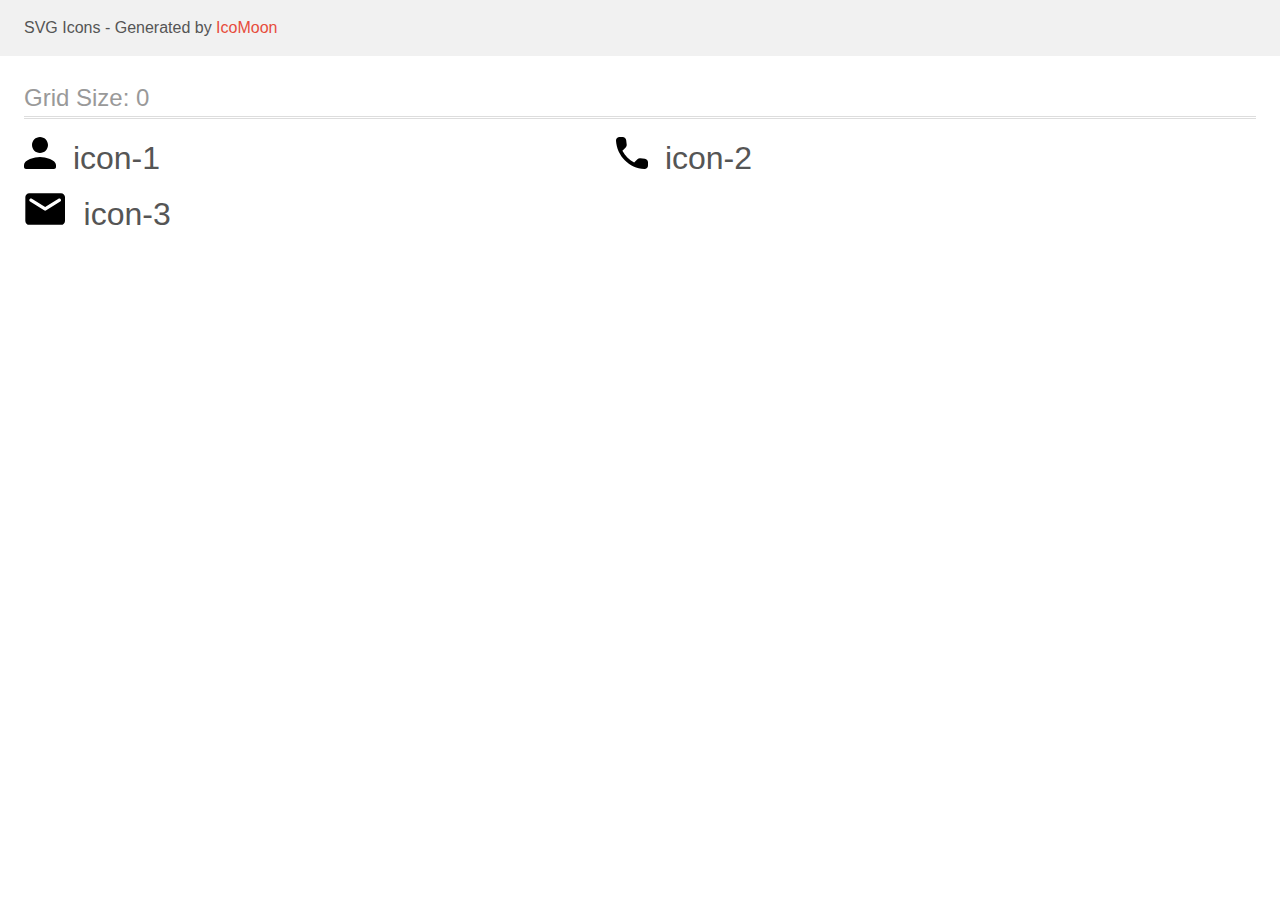
<file: images/modal/modal/demo.html>
<!doctype html>
<html>
<head>
    <title>IcoMoon - SVG Icons</title>
    <meta charset="utf-8">
    <meta name="viewport" content="width=device-width, initial-scale=1">
    <link rel="stylesheet" href="demo-files/demo.css">
    <link rel="stylesheet" href="style.css">
</head>
<body>
<svg aria-hidden="true" style="position: absolute; width: 0; height: 0; overflow: hidden;" version="1.1" xmlns="http://www.w3.org/2000/svg" xmlns:xlink="http://www.w3.org/1999/xlink">
<defs>
<symbol id="icon-1" viewBox="0 0 32 32">
<path d="M16 16c4.42 0 8-3.58 8-8s-3.58-8-8-8c-4.42 0-8 3.58-8 8s3.58 8 8 8zM16 20c-5.34 0-16 2.68-16 8v2c0 1.1 0.9 2 2 2h28c1.1 0 2-0.9 2-2v-2c0-5.32-10.66-8-16-8z"></path>
</symbol>
<symbol id="icon-2" viewBox="0 0 32 32">
<path d="M28.865 21.822l-4.525-0.517c-1.087-0.125-2.155 0.249-2.921 1.015l-3.278 3.278c-5.041-2.565-9.174-6.68-11.739-11.739l3.296-3.296c0.766-0.766 1.14-1.835 1.015-2.921l-0.517-4.489c-0.214-1.799-1.728-3.153-3.545-3.153h-3.082c-2.013 0-3.687 1.675-3.563 3.687 0.944 15.213 13.111 27.362 28.306 28.306 2.013 0.125 3.687-1.55 3.687-3.563v-3.082c0.018-1.799-1.336-3.313-3.135-3.527z"></path>
</symbol>
<symbol id="icon-3" viewBox="0 0 43 32">
<path d="M37.333 0h-32c-2.2 0-3.98 1.8-3.98 4l-0.020 24c0 2.2 1.8 4 4 4h32c2.2 0 4-1.8 4-4v-24c0-2.2-1.8-4-4-4zM36.533 8.5l-14.14 8.84c-0.64 0.4-1.48 0.4-2.12 0l-14.14-8.84c-0.5-0.32-0.8-0.86-0.8-1.44 0-1.34 1.46-2.14 2.6-1.44l13.4 8.38 13.4-8.38c1.14-0.7 2.6 0.1 2.6 1.44 0 0.58-0.3 1.12-0.8 1.44z"></path>
</symbol>
</defs>
</svg>

<header class="bgc1 clearfix">
<div class="mhl">
    <p>SVG Icons - Generated by <a href="https://icomoon.io/app">IcoMoon</a></p>
</div>
</header>
    <div class="clearfix mhl ptl">
        <h1 class="mvm mtn fgc1">Grid Size: 0</h1>
        <div class="glyph fs1">
            <div class="clearfix pbs">
                <svg class="icon icon-1"><use xlink:href="#icon-1"></use></svg><span class="name"> icon-1</span>
            </div>
        </div>
        <div class="glyph fs1">
            <div class="clearfix pbs">
                <svg class="icon icon-2"><use xlink:href="#icon-2"></use></svg><span class="name"> icon-2</span>
            </div>
        </div>
        <div class="glyph fs1">
            <div class="clearfix pbs">
                <svg class="icon icon-3"><use xlink:href="#icon-3"></use></svg><span class="name"> icon-3</span>
            </div>
        </div>
  </div>
<script defer src="svgxuse.js"></script>
</body>
</html>
</file>
<file: css/styles.css>
:root {
  --accent: #4d5ae5;
  --button-filter-color: #e7e9fc;
  --color: #f4f4fd;
  --footer-text-color: #e7e9fc;
  --main-transition: 250ms cubic-bezier(0.4, 0, 0.2, 1);
  --primary-background-color: #ffffff;
  --primary-font: 'Roboto', sans-serif;
  --primary-font-size: 16px;
  --primary-letter-spacing: 0.02em;
  --primary-line-height: 1.5;
  --primary-text-color: #434455;
  --secondary-background-color: #404bbf;
  --secondary-font-size: 20px;
  --secondary-font-weight: 800;
  --secondary-line-height: 1.2;
  --secondary-text-color: #8e8f99;
  --title-text-color: #2e2f42;
}

body {
  font-family: var(--primary-font);
  font-size: var(--primary-font-size);
  line-height: var(--primary-line-height);
  letter-spacing: var(--primary-letter-spacing);
  background-color: var(--primary-background-color);
  color: var(--primary-text-color);
}

h1,
h2,
h4,
h5,
h6,
p {
  margin-top: 0;
  margin-bottom: 0;
}

h3 {
  margin-top: 0;
  margin-bottom: 8px;
}

.header {
  box-shadow: 0px 2px 1px rgba(46, 47, 66, 0.08),
    0px 1px 1px rgba(46, 47, 66, 0.16), 0px 1px 6px rgba(46, 47, 66, 0.08);
}

.container {
  width: 100%;
  padding-left: 15px;
  padding-right: 15px;
}

.container-header {
  display: flex;
  align-items: center;
}

@media screen and (max-width: 767px) {
  .container-header {
    padding-top: 24px;
    padding-bottom: 24px;
  }

  .container-header {
    justify-content: space-between;
  }
}

.logo-web,
.logo-web-footer {
  color: var(--accent);
  font-family: 'Raleway', sans-serif;
  font-weight: var(--secondary-font-weight);
  font-size: 18px;
  line-height: 1.3;
  letter-spacing: 0.03em;
  text-transform: uppercase;
  transition: color var(--main-transition);
}

.logo-web:hover,
.logo-web:focus {
  color: var(--accent);
}

.logo-studio {
  color: var(--title-text-color);
  font-family: 'Raleway', sans-serif;
  transition: color var(--main-transition);
}
.logo-studio:hover,
.logo-studio:focus {
  color: var(--title-text-color);
}

@media screen and (min-width: 480px) {
  .container {
    width: 426px;
    margin-left: auto;
    margin-right: auto;
  }
}

@media screen and (min-width: 768px) {
  .container {
    width: 767px;
  }
}

@media screen and (min-width: 1200px) {
  .container {
    width: 1158px;
  }
}

.header .link.current-page {
  position: relative;
  display: inline-block;
  color: var(--accent);
}

.current-page::after {
  content: ' ';
  position: absolute;
  width: 100%;
  height: 4px;
  display: block;
  top: calc(24px + 24px - 4px);
  background-color: var(--accent);
  border-radius: 2px;
}

.navigation .link {
  font-weight: 700;
}
.page-nav {
  display: flex;
  margin-right: auto;
  gap: 77px;
}

.navigation .link:hover,
.navigation .link:focus,
.contacts .link:active,
.contacts .link:focus,
.contacts .link:hover,
.navigation .link:active {
  color: var(--accent);
}

body {
  background-color: var(--primary-background-color);
  color: var(--primary-text-color);
  font-family: var(--primary-font);
}

.link {
  text-decoration: none;
  display: block;
}

@media screen and (max-width: 767px) {
  .navigation {
    display: none;
  }
  .site-address {
    display: none;
  }
}

.mobile-menu-burger {
  background-color: transparent;
  border: none;
  fill: var(--title-text-color);
  padding: 0px;
  line-height: 0px;
}

@media screen and (min-width: 768px) {
  .mobile-menu-burger {
    display: none;
  }
}

.mobile-menu {
  display: flex;
  position: fixed;
  left: 0px;
  top: 0px;
  width: 100vw;
  height: 100vh;
  z-index: 20;
  background-color: var(--primary-background-color);
  overflow-y: scroll;
  padding-bottom: 80px;
  transform: translateX(100%);
  opacity: 0;
  visibility: hidden;
  pointer-events: none;
  transition: transform var(--main-transition), opacity var(--main-transition),
    visibility var(--main-transition);
}

.mobile-menu.is-open {
  transform: translateX(0);
  opacity: 1;
  visibility: visible;
  pointer-events: auto;
}

.mobile-menu-container {
  position: relative;
  padding-left: 40px;
  padding-top: 80px;
  display: flex;
  flex-direction: column;
  justify-content: space-between;
}

.mobile-menu-cross {
  position: absolute;
  display: flex;
  width: 24px;
  height: 24px;
  border-radius: 50%;
  align-items: center;
  justify-content: center;
  cursor: pointer;
  color: #000000;
  background: var(--button-filter-color);
  border: 1px solid rgba(0, 0, 0, 0.1);
  box-shadow: none;
  right: 25px;
  top: 40px;
  transform: translate(50%, -50%);
  padding: 0px;
  line-height: 0px;
}

.mobile-site-nav-item .link {
  font-family: var(--primary-font);
  font-weight: 700;
  font-size: 36px;
  line-height: 1.1;
  letter-spacing: var(--primary-letter-spacing);
  text-transform: capitalize;
  color: var(--title-text-color);
}

.mobile-site-nav-item .link:hover,
.mobile-site-nav-item .link:focus {
  color: #404bbf;
}

.mobile-site-nav-item:not(:last-child) {
  margin-bottom: 40px;
}

.mobile-menu-bottom {
  margin-top: auto;
}

.mobile-site-address {
  margin-bottom: 48px;
}

.mobile-site-tel .link {
  font-family: var(--primary-font);
  letter-spacing: var(--primary-letter-spacing);
  color: var(--primary-text-color);
  text-align: left;
  font-weight: 600;
  font-size: 36px;
  line-height: 1.1;
  transition: color var(--main-transition);
}

.mobile-site-tel .link:hover,
.mobile-site-tel .link:focus {
  color: var(--accent);
}

.mobile-site-tel {
  margin-bottom: 40px;
}

.mobile-site-mail .link {
  font-family: var(--primary-font);
  font-weight: 500;
  font-size: var(--secondary-font-size);
  line-height: 1.2;
  letter-spacing: var(--primary-letter-spacing);
  color: var(--primary-text-color);
  text-align: left;
  transition: color var(--main-transition);
}

.mobile-site-mail .link:hover,
.mobile-site-mail .link:focus {
  color: var(--accent);
}

.mobile-menu-media-list {
  display: flex;
}

.mobile-menu-media-item:not(:last-child) {
  margin-right: 56px;
}

.mobile-menu-media-link {
  width: 40px;
  height: 40px;
  background-color: var(--accent);
  color: var(--team-background-color);
  display: flex;
  align-items: center;
  justify-content: center;
  border-radius: 50%;
  padding: 0px;
}

.mobile-menu-media-link:hover,
.mobile-menu-media-link:focus {
  background-color: #404bbf;
}

.mobile-menu-icon {
  fill: currentColor;
}

@media screen and (min-width: 768px) {
  .mobile-menu {
    display: none;
  }

  .container-header {
    display: flex;
    align-items: center;
    padding-top: 24px;
    padding-bottom: 10px;
  }

  .logo-web {
    margin-right: 123px;
  }

  .navigation {
    display: flex;
    align-items: center;
  }

  .site-nav-item:not(:last-child) {
    margin-right: 40px;
  }

  .navigation .link {
    transition: color var(--main-transition);
    font-weight: 500;
    font-size: var(--primary-font);
    line-height: var(--primary-line-height);
    letter-spacing: var(--primary-letter-spacing);
    color: var(--title-text-color);
  }

  .navigation .link:hover,
  .navigation .link:focus {
    color: var(--accent);
  }

  .current-page::after {
    content: ' ';
    position: absolute;
    width: 100%;
    height: 4px;
    display: block;
    top: calc(24px + 24px - 4px);
    background-color: var(--accent);
    border-radius: 2px;
  }

  .site-address {
    display: flex;
    flex-direction: column;
    justify-content: center;
    margin-left: 118px;
  }

  .site-adress-item:not(:last-child) {
    margin-bottom: 4px;
  }

  .site-address .link {
    display: block;
    transition: color var(--main-transition);
    font-weight: 400;
    font-size: 12px;
    line-height: 1.33;
    letter-spacing: 0.04em;
    color: var(--primary-text-color);
  }

  .site-address .link:hover,
  .site-address .link:focus {
    color: var(--accent);
  }
}

@media screen and (min-width: 1200px) {
  .container-header {
    padding-bottom: 28px;
  }

  .logo-web {
    margin-right: 76px;
  }

  .current-page::after {
    top: calc(24px + 28px - 4px);
  }

  .site-address {
    display: flex;
    flex-direction: row;
    align-items: center;
    justify-content: center;
    margin-left: auto;
  }

  .site-adress-item:not(:last-child) {
    margin-right: 40px;
    margin-bottom: 0px;
  }

  .site-address .link {
    display: inline-block;
  }
}

/* --------------------------  */

@media screen and (max-width: 767px) {
  .hero {
    background-image: linear-gradient(
        to right,
        rgba(46, 47, 66, 0.7),
        rgba(46, 47, 66, 0.7)
      ),
      url(../images/hero-mobile.webp);
    background-position: center;
    background-repeat: no-repeat;
    background-size: cover;
  }
}

@media screen and (min-device-pixel-ratio: 2),
  screen and (min-resolution: 192dpi),
  screen and (min-resolution: 2dppx) {
  .hero {
    background-image: linear-gradient(
        to right,
        rgba(46, 47, 66, 0.7),
        rgba(46, 47, 66, 0.7)
      ),
      url(../images/hero-mobile@2x.webp);
  }
}

@media screen and (min-width: 768px) {
  .hero {
    background-image: linear-gradient(
        to right,
        rgba(46, 47, 66, 0.7),
        rgba(46, 47, 66, 0.7)
      ),
      url(../images/hero-tablet.webp);
    background-position: center;
    background-repeat: no-repeat;
    background-size: cover;
  }
}

@media screen and (min-width: 768px) and (min-device-pixel-ratio: 2),
  screen and (min-width: 768px) and (min-resolution: 192dpi),
  screen and (min-width: 768px) and (min-resolution: 2dppx) {
  .hero {
    background-image: linear-gradient(
        to right,
        rgba(46, 47, 66, 0.7),
        rgba(46, 47, 66, 0.7)
      ),
      url(../images/hero-tablet@2x.webp);
  }
}

@media screen and (min-width: 1200px) {
  .hero {
    background-image: linear-gradient(
        to right,
        rgba(46, 47, 66, 0.7),
        rgba(46, 47, 66, 0.7)
      ),
      url(../images/hero-desktop.webp);
  }
}

@media screen and (min-width: 1200px) and (min-device-pixel-ratio: 2),
  screen and (min-width: 1200px) and (min-resolution: 192dpi),
  screen and (min-width: 1200px) and (min-resolution: 2dppx) {
  .hero {
    background-image: linear-gradient(
        to right,
        rgba(46, 47, 66, 0.7),
        rgba(46, 47, 66, 0.7)
      ),
      url(../images/hero-desktop@2x.webp);
  }
}

.hero {
  padding-top: 112px;
}

@media screen and (max-width: 767px) {
  .hero {
    padding-bottom: 112px;
  }
}

@media screen and (min-width: 768px) {
  .hero {
    padding-bottom: 108px;
  }
}

@media screen and (min-width: 1200px) {
  .hero {
    padding-top: 188px;
    padding-bottom: 188px;
    max-width: 1440px;
    margin-left: auto;
    margin-right: auto;
  }
}

.hero-title {
  text-align: center;
  margin-left: auto;
  margin-right: auto;
  font-family: var(--primary-font);
  font-weight: 700;
  text-transform: capitalize;
  color: var(--primary-background-color);
}

@media screen and (max-width: 767px) {
  .hero-title {
    margin-bottom: 72px;
    max-width: 319px;
    font-size: 36px;
    line-height: 1.11;
    letter-spacing: var(--primary-letter-spacing);
  }
}

@media screen and (min-width: 768px) {
  .hero-title {
    margin-bottom: 40px;
    max-width: 500px;
    font-size: 56px;
    line-height: 1.07;
    letter-spacing: var(--primary-letter-spacing);
  }
}

@media screen and (min-width: 1200px) {
  .hero-title {
    margin-bottom: 48px;
  }
}

.hero-button {
  align-items: center;
  display: flex;
  margin-left: auto;
  margin-right: auto;
  background-color: var(--accent);
  border: 0px;
  border-radius: 4px;
  box-shadow: 0px 4px 4px rgba(0, 0, 0, 0.15);
  color: var(--primary-background-color);
  cursor: pointer;
  font-family: var(--primary-font);
  font-size: 16px;
  font-weight: 600;
  gap: 10px;
  letter-spacing: 0.04em;
  line-height: var(--secondary-line-height);
  padding: 16px 32px;
  transition: background-color var(--main-transition),
    box-shadow var(--main-transition);
}
.hero-button:hover,
.hero-button:focus,
.hero-button:active {
  background-color: var(--secondary-background-color);
  transition: background-color var(--main-transition);
}

/* ----------------- */

.list {
  /* display: flex;
  gap: 24px;*/  
  padding: 0;
  margin: 0; 
  list-style: none;
}

/* ----------------- */

@media screen and (max-width: 1199px) {
  .spdt-item-icon {
    display: none;
  }
}

.section {
  padding-top: 120px;
  padding-bottom: 120px;
}

@media screen and (max-width: 767px) {
  .spdt-item:not(:last-child) {
    margin-bottom: 72px;
  }
}
@media screen and (max-width: 767px) {
  .spdt-list {
    display: flex;
    flex-direction: column;
    align-items: center;
  }
}

@media screen and (min-width: 768px) and (max-width: 1199px) {
  .spdt-list {
    display: flex;
    flex-wrap: wrap;
    row-gap: 72px;
    column-gap: 24px;
    padding: 0;
  }

  .spdt-item {
    flex-basis: calc((100% - 24px) / 2);
  }
}

@media screen and (min-width: 1200px) {
  .section {
    padding-top: 120px;
    padding-bottom: 120px;
  }

  .spdt-list {
    display: flex;
    flex-wrap: wrap;
    column-gap: 24px;
    padding: 0;
  }

  .spdt-item {
    flex-basis: calc((100% - 72px) / 4);
  }

  .spdt-item-icon {
    display: flex;
    margin-bottom: 8px;
    border-radius: 4px;
    align-items: center;
    justify-content: center;
    width: 100%;
    height: 112px;
    background-color: var(--color);
  }
}

.spdt-name {
  margin-bottom: 8px;
  font-family: var(--primary-font);
  font-weight: 700;
  font-size: 36px;
  line-height: 1.11;
  letter-spacing: var(--primary-letter-spacing);
  text-transform: capitalize;
  color: var(--title-text-color);
}

@media screen and (max-width: 767px) {
  .spdt-name {
    text-align: center;
  }
}

@media screen and (min-width: 768px) {
  .spdt-list {
    text-align: start;
  }
}

@media screen and (min-width: 1200px) {
  .spdt-name {
    font-weight: 500;
    font-size: var(--secondary-font-size);
    line-height: 1.2;
  }
}

.spdt-description {
  font-family: var(--primary-font);
  font-weight: 500;
  font-size: var(--primary-font-size);
  line-height: var(--primary-line-height);
  letter-spacing: var(--primary-letter-spacing);
  color: var(--primary-text-color);
}

@media screen and (min-width: 1200px) {
  .spdt-description {
    font-weight: 400;
  }
}

/* ----------------- */

@media screen and (max-width: 1199px) {
  .whatdo {
    display: none;
  }
}

.whatdo {
  padding-top: 0;
  padding-bottom: 120px;
}

.whatdo-name {
  text-align: center;
  margin-bottom: 72px;
  font-family: var(--primary-font);
  font-weight: 700;
  font-size: 36px;
  line-height: 1.11;
  letter-spacing: var(--primary-letter-spacing);
  text-transform: capitalize;
}

.whatdo-list {
  display: flex;
  gap: 24px;
}

/* ----------------- */

.team {
  padding-top: 96px;
  background-color: var(--team-background-color);
}
@media screen and (max-width: 767px) {
  .team {
    padding-bottom: 128px;
  }
}

@media screen and (min-width: 768px) {
  .team {
    padding-bottom: 104px;
  }
}
@media screen and (min-width: 1200px) {
  .team {
    padding-bottom: 120px;
  }
}

.team-title {
  margin-bottom: 72px;
  text-align: center;
  font-family: var(--primary-font);
  font-weight: 700;
  font-size: 36px;
  line-height: 1.11;
  letter-spacing: var(--primary-letter-spacing);
  text-transform: capitalize;
  color: var(--title-text-color);
}

.container-team-list {
  display: flex;
  align-items: center;
}

@media screen and (max-width: 767px) {
  .container-team-list {
    flex-direction: column;
  }
}

@media screen and (min-width: 768px) and (max-width: 1199px) {
  .container-team-list {
    justify-content: center;
    flex-wrap: wrap;
    row-gap: 64px;
    column-gap: 24px;
    padding: 0;
  }
  .spdt-item {
    flex-basis: calc((100% - 24px) / 2);
  }
}

@media screen and (min-width: 1200px) {
  .container-team-list {
    justify-content: center;
    flex-wrap: wrap;
    column-gap: 24px;
    padding: 0;
  }
  .spdt-item {
    flex-basis: calc((100% - 72px) / 4);
  }
}

.team-item {
  background-color: var(--primary-background-color);
  box-shadow: 0px 1px 6px rgba(46, 47, 66, 0.08),
    0px 1px 1px rgba(46, 47, 66, 0.16), 0px 2px 1px rgba(46, 47, 66, 0.08);
  border-radius: 0px 0px 4px 4px;
}

@media screen and (max-width: 767px) {
  .team-item:not(:last-child) {
    margin-bottom: 72px;
  }
}

.container-team-item {
  padding-top: 32px;
  padding-bottom: 32px;
}

.team-name {
  margin-bottom: 8px;
  font-family: var(--primary-font);
  font-weight: 500;
  font-size: var(--secondary-font-size);
  line-height: 1.2;
  text-align: center;
  letter-spacing: var(--primary-letter-spacing);
  color: var(--title-text-color);
}

.team-job {
  margin-bottom: 8px;
  font-family: var(--primary-font);
  font-weight: 400;
  font-size: var(--primary-font-size);
  line-height: var(--primary-line-height);
  text-align: center;
  letter-spacing: var(--primary-letter-spacing);
  color: var(--primary-text-color);
}

.list-social-media {
  display: flex;
  padding-left: 14px;
  padding-right: 14px;
  gap: 24px;
}

.link-social-media {
  display: flex;
  transition: background-color var(--main-transition);
  justify-content: center;
  align-items: center;
  height: 40px;
  width: 40px;
  padding: 0;
  border: none;
  border-radius: 50%;
  color: var(--team-background-color);
  background-color: var(--accent);
}

.link-social-media:hover,
.link-social-media:focus {
  background-color: #404bbf;
}

.icon-social-media {
  fill: currentColor;
}

/* ----------------- */

.button {
  align-items: center;
  background-color: var(--color);
  border: 1px solid var(--footer-text-color);
  border-radius: 4px;
  box-shadow: none;
  color: var(--accent);
  cursor: pointer;
  display: flex;
  font-family: var(--primary-font);
  font-size: var(--primary-font-size);
  font-style: normal;
  font-weight: 600;
  letter-spacing: 0.04em;
  line-height: var(--primary-line-height);
  padding: 12px 24px;
  text-align: center;
  transition: background-color var(--main-transition),
    color var(--main-transition), box-shadow var(--main-transition);
}
.button:hover,
.button:focus {
  color: var(--primary-background-color);
  background-color: var(--accent);
  box-shadow: 0px 3px 1px rgba(0, 0, 0, 0.1), 0px 2px 1px rgba(0, 0, 0, 0.08),
    0px 2px 2px rgba(0, 0, 0, 0.12);
}

/* ----------------- */

.portfolio-card_list {
  display: flex;
  flex-wrap: wrap;
  row-gap: 48px;
  column-gap: 24px;
}

.portfolio {
  padding-top: 96px;
  padding-bottom: 120px;
}

.img {
  display: block;
  max-width: 100%;
  height: auto;
}

.portfolio-card_item {
  flex-basis: calc((100% - 2 * 24px) / 3);
}

.portfolio-link:hover .overlay,
.portfolio-link:focus .overlay {
  transform: translate(0, 0);
}

.portfolio-link:hover,
.portfolio-link:focus {
  display: inline-block;
  box-shadow: 0px 1px 6px rgba(46, 47, 66, 0.08),
    0px 1px 1px rgba(46, 47, 66, 0.16), 0px 2px 1px rgba(46, 47, 66, 0.08);
  transition: box-shadow var(--main-transition);
}

.portfolio-overlay {
  position: relative;
  overflow: hidden;
}

.overlay {
  position: absolute;
  width: 100%;
  height: 100%;
  left: 0px;
  top: 0px;
  background-color: var(--accent);
  background-blend-mode: soft-light;
  mix-blend-mode: normal;
  font-family: var(--primary-font);
  font-style: normal;
  font-weight: 400;
  font-size: 16px;
  line-height: var(--primary-line-height);
  letter-spacing: var(--primary-letter-spacing);
  color: var(--color);
  padding-top: 40px;
  padding-left: 32px;
  padding-right: 32px;
  padding-bottom: 164px;
  transform: translateY(100%);
  transition: transform var(--main-transition);
}

.portfolio-card_box {
  padding: 32px 16px;
  border: 0.5px solid var(--color);
  border-top: 0;
}
.portfolio-name {
  color: var(--title-text-color);
  font-weight: var(--secondary-font-weight);
  font-size: var(--secondary-font-size);
  line-height: var(--secondary-line-height);
  letter-spacing: 0.2e;
  margin-bottom: 8px;
}

.portfolio-category {
  color: var(--primary-text-color);
}

/* ----------------- */

@media screen and (max-width: 1199px) {
  .customers {
    padding-top: 96px;
    padding-bottom: 96px;
  }
}

@media screen and (min-width: 1200px) {
  .customers {
    padding-top: 120px;
    padding-bottom: 120px;
  }
}

.customers-title {
  margin-bottom: 72px;
  font-family: var(--primary-font);
  font-weight: 700;
  font-size: 36px;
  line-height: 1.11;
  text-align: center;
  letter-spacing: var(--primary-letter-spacing);
  text-transform: capitalize;
}

.customers-list {
  display: flex;
  flex-wrap: wrap;
  justify-content: center;
  margin-left: auto;
  margin-right: auto;
}

@media screen and (max-width: 767px) {
  .customers-list {
    column-gap: 16px;
    row-gap: 72px;
  }
}

@media screen and (min-width: 768px) and (max-width: 1199px) {
  .customers-list {
    column-gap: 24px;
    row-gap: 72px;
  }
}

@media screen and (min-width: 1200px) {
  .customers-list {
    column-gap: 24px;
  }
}

@media screen and (max-width: 767px) {
  .customers-item {
    flex-basis: calc((100% - 16px) / 2);
  }
}

.customers-link {
  display: flex;
  align-items: center;
  justify-content: center;
  padding: 0;
  height: 88px;
  background-color: var(--primary-background-color);
  color: #8e8f99;
  border: 1px solid #8e8f99;
  border-radius: 4px;
  transition: color var(--main-transition), border-color var(--main-transition);
}

@media screen and (max-width: 767px) {
  .customers-link {
    width: 190px;
  }
}

@media screen and (min-width: 768px) {
  .customers-link {
    width: 168px;
  }
}

.customers-link:hover,
.customers-link:focus {
  color: #404bbf;
  border-color: #404bbf;
}

.icon-customers {
  fill: currentColor;
}

/* ----------------- */

.filter {
  margin-top: 96px;
  margin-bottom: 72px;
}

.filter-list {
  display: flex;
  flex-wrap: wrap;
  margin-bottom: 48px;
  row-gap: 16px;
  column-gap: 24px;
}

.dnon {
  display: none;
}
/* ------------------ */
.backdrop {
  position: fixed;
  visibility: visible;
  opacity: 1;
  transition: opacity var(--main-transition), visibility var(--main-transition);
  top: 0;
  left: 0;
  width: 100vw;
  height: 100vh;
  overflow-y: scroll;
  background: rgba(46, 47, 66, 0.4);
}

.backdrop.is-hidden {
  opacity: 0;
  pointer-events: none;
  visibility: hidden;
}

.modal {
  position: absolute;
  transform: translate(-50%) scale(1);
  opacity: 1;
  transition: transform var(--main-transition), opacity var(--main-transition);
  padding-top: 72px;
  padding-bottom: 24px;
  top: 96px;
  padding-left: 16px;
  padding-right: 16px;
  width: 392px;
  left: 50%;
  height: 586px;
  border-radius: 4px;
  background: #fcfcfc;
  box-shadow: 0px 1px 1px rgba(0, 0, 0, 0.14), 0px 1px 3px rgba(0, 0, 0, 0.12),
    0px 2px 1px rgba(0, 0, 0, 0.2);
}

@media screen and (min-width: 768px) {
  .modal {
    padding-left: 24px;
    padding-right: 24px;
    width: 408px;
  }
}

@media screen and (min-width: 1200px) {
  .modal {
    top: 80px;
  }
}

.backdrop.is-hidden .modal {
  transform: translate(-50%, -50%) scale(0.5);
  opacity: 0;
}

.modal-close-btn {
  position: absolute;
  top: 24px;
  right: 24px;
  display: flex;
  justify-content: center;
  align-items: center;
  width: 24px;
  height: 24px;
  border-radius: 50%;
  border-color: var(--footer-text-color);
  border: 1px solid rgba(0, 0, 0, 0.1);
  padding: 0;
  cursor: pointer;
  transition: background-color var(--main-transition);
}

.modal-close-btn:hover,
.modal-close-btn:focus {
  background-color: var(--secondary-background-color);
}

.modal-close-btn:hover .modal-close-btn-icon,
.modal-close-btn:focus .modal-close-btn-icon {
  fill: var(--primary-background-color);
}

.modal-form {
  display: flex;
  flex-direction: column;
  margin-bottom: 8px;
}

.modal-form-input {
  width: 100%;
  height: 40px;
  border-radius: 4px;
  padding-left: 38px;
  background-color: inherit;
  border: 1px solid rgba(33, 33, 33, 0.2);
  font-size: 16px;
  color: rgba(0, 0, 0, 1);
  transition: border-color var(--main-transition);
}

.modal-form-input:focus {
  outline: none;
  border-color: var(--accent);
}

.modal-form-input:focus + .modal-icon {
  fill: var(--accent);
}

.title-modal {
  font-family: var(--primary-font);
  font-size: 16px;
  font-weight: 500;
  line-height: var(--primary-line-height);
  letter-spacing: var(--primary-letter-spacing);
  text-align: center;
  color: var(--title-text-color);
  margin-bottom: 14px;
}

.modal-form-input-desc {
  font-family: var(--primary-font);
  font-size: 12px;
  font-weight: 400;
  line-height: var(--secondary-line-height);
  letter-spacing: 0.04em;
  text-align: left;
  color: var(--secondary-text-color);
  margin-bottom: 4px;
}

.modal-icon {
  position: absolute;
  top: 50%;
  transform: translateY(-50%);
  display: block;
  fill: var(--title-text-color);
  transition: fill var(--main-transition);
  left: 16px;
}

.modal-input {
  position: relative;
  display: flex;
}

.modal-form-field {
  display: flex;
  flex-direction: column;
  margin-bottom: 8px;
}

.modal-form-comment {
  width: 100%;
  height: 120px;
  padding-top: 8px;
  padding-left: 16px;
  border: 1px solid rgba(33, 33, 33, 0.2);
  border-radius: 4px;
  resize: none;
  background: #fcfcfc;
  transition: border-color var(--main-transition);
}

.modal-form-comment::placeholder {
  color: rgba(117, 117, 117, 0.5);
}

.modal-form-comment:focus,
.modal-form-comment:not(:placeholder-shown) {
  outline: none;
  border-color: var(--accent);
}

.modal-form-check-label {
  position: relative;
  display: inline-flex;
  flex-direction: column;
  margin-bottom: 24px;
  margin-top: 8px;
  padding-left: 24px;
}

.modal-form-accept-condition {
  font-family: var(--primary-font);
  font-size: 12px;
  line-height: var(--secondary-line-height);
  letter-spacing: 0.04em;
  color: #757575;
}

.modal-form-check-label::before {
  display: flex;
  width: 16px;
  height: 16px;
  border: 1.25px solid #2e2f42;
  border-radius: 2px;
  content: '';
  cursor: pointer;
  position: absolute;
  left: 0;
  top: 0;
  transition: background-color var(--main-transition),
    border-color var(--main-transition);
}

.modal-form-check-input:checked + .modal-form-check-label::before {
  background-color: var(--accent);
  border: 1.25px solid var(--accent);
  border-radius: 2px;
  background-image: url(../images/checkmark.svg);
  background-repeat: no-repeat;
  background-size: contain;
  background-origin: border-box;
}

.privacy-policy {
  color: var(--accent);
}

.visualy-hidden {
  position: absolute;
  width: 1px;
  height: 1px;
  margin: -1px;
  padding: 0;
  overflow: hidden;
  border: 0;
  clip: rect(0 0 0 0);
}

.modal-form-submit {
  display: flex;
  align-items: center;
  padding-top: 16px;
  padding-right: 32px;
  padding-bottom: 16px;
  padding-left: 32px;
  margin-left: auto;
  margin-right: auto;
  border: none;
  font-family: var(--primary-font);
  font-weight: 600;
  font-size: var(--primary-font-size);
  line-height: var(--secondary-line-height);
  letter-spacing: 0.04em;
  color: var(--primary-background-color);
  background-color: var(--accent);
  box-shadow: 0px 4px 4px rgba(0, 0, 0, 0.15);
  border-radius: 4px;
  cursor: pointer;
  transition: background-color var(--main-transition);
}

.modal-form-submit:focus,
.modal-form-submit:hover {
  background-color: #404bbf;
  outline: none;
}

.modal-form-submit-title {
  width: 106px;
}

/* ------------------ */

.footer {
  background-color: var(--title-text-color);
}

@media screen and (min-width: 1200px) {
  .container-footer {
    display: flex;
  }
}

@media screen and (max-width: 767px) {
  .footer {
    text-align: center;
  }
}

@media screen and (max-width: 1199px) {
  .footer {
    padding-top: 96px;
    padding-bottom: 96px;
  }
}

@media screen and (min-width: 1200px) {
  .footer {
    padding-top: 100px;
    padding-bottom: 100px;
  }
}

@media screen and (min-width: 768px) and (max-width: 1199px) {
  .footer-tablet-first-row {
    display: flex;
    gap: 24px;
    padding-left: calc(108px - 15px);
    margin-bottom: 72px;
  }
}

@media screen and (min-width: 1200px) {
  .footer-desktop-first-part {
    display: flex;
    margin-right: 80px;
  }
}

@media screen and (min-width: 1200px) {
  .footer-prom {
    margin-right: 120px;
  }
}

.footer-prom > .logo-web {
  display: block;
}

.studio-white {
  transition: color var(--main-transition);
  color: var(--text-color-img-portfolio);
  font-family: 'Raleway', sans-serif;
}

.studio-white:hover,
.studio-white:focus {
  color: var(--text-color-img-portfolio);
}

.footer-text {
  margin-top: 16px;
  font-family: var(--primary-font);
  font-weight: 400;
  font-size: var(--primary-font-size);
  line-height: var(--primary-line-height);
  letter-spacing: var(--primary-letter-spacing);
  color: var(--footer-text-color);
  text-align: left;
}

@media screen and (max-width: 767px) {
  .footer-text {
    margin-bottom: 72px;
    margin-right: auto;
    margin-left: auto;
    width: 268px;
  }
}

@media screen and (min-width: 768px) {
  .footer-text {
    width: 264px;
  }
}

.footer-sm-title {
  margin-bottom: 16px;
  font-family: var(--primary-font);
  font-weight: 500;
  font-size: var(--primary-font-size);
  line-height: var(--primary-line-height);
  letter-spacing: var(--primary-letter-spacing);
  color: var(--primary-background-color);
}

.footer .list-social-media {
  display: flex;
  gap: 16px;
  justify-content: center;
}

@media screen and (max-width: 767px) {
  .footer .list-social-media {
    margin-bottom: 72px;
  }
}

@media screen and (min-width: 768px) {
  .footer .list-social-media {
    padding-left: 0;
  }
}

.footer .link-social-media {
  display: flex;
  justify-content: center;
  align-items: center;
  padding: 0;
  width: 40px;
  height: 40px;
  border-radius: 50%;
  background-color: rgba(255, 255, 255, 0.1);
  color: var(--team-background-color);
  transition: background-color var(--main-transition);
}

.footer .link-social-media:hover,
.footer .link-social-media:focus {
  background-color: #31d0aa;
}

.footer .icon-social-media {
  fill: currentColor;
}

.subscribe {
  display: flex;
  flex-direction: column;
}

@media screen and (min-width: 768px) and (max-width: 1199px) {
  .subscribe {
    padding-left: calc(108px - 15px);
  }
}

.subscribe-label {
  margin-bottom: 16px;
}

.subscribe-email-title {
  font-family: var(--primary-font);
  font-weight: 500;
  font-size: var(--primary-font-size);
  line-height: var(--primary-line-height);
  letter-spacing: var(--primary-letter-spacing);
  color: var(--primary-background-color);
}

.subscribe-email {
  display: flex;
}

@media screen and (max-width: 767px) {
  .subscribe-email {
    flex-direction: column;
  }
}

.subscribe-input {
  display: flex;
  height: 40px;
  padding-top: 8px;
  padding-bottom: 8px;
  padding-left: 16px;
  font-family: var(--primary-font);
  font-weight: 400;
  font-size: 12px;
  line-height: 2;
  letter-spacing: 0.04em;
  color: rgba(255, 255, 255, 0.6);

  border: 1px solid rgba(255, 255, 255, 0.3);
  filter: drop-shadow(0px 4px 4px rgba(0, 0, 0, 0.15));
  border-radius: 4px;
  background-color: var(--title-text-color);
  transition: background-color var(--main-transition),
    color var(--main-transition);
}

@media screen and (max-width: 767px) {
  .subscribe-input {
    width: 100%;
    margin-left: auto;
    margin-right: auto;
    margin-bottom: 16px;
  }
}

@media screen and (min-width: 768px) {
  .subscribe-input {
    width: 264px;
    margin-right: 24px;
  }
}

.subscribe-input:hover,
.subscribe-input:not(:placeholder-shown) {
  outline: none;
  border-color: var(--accent);
  color: var(--primary-background-color);
}

.subscribe-button {
  transition: background-color var(--main-transition),
    box-shadow var(--main-transition);
  padding: 8px 24px;
  display: flex;
  align-items: center;
  background-color: var(--accent);
  gap: 16px;
  border-radius: 4px;
  font-family: var(--primary-font);
  font-weight: 500;
  font-size: var(--primary-font-size);
  line-height: var(--primary-line-height);
  letter-spacing: 0.04em;

  color: var(--primary-background-color);
  border: none;
  cursor: pointer;
  box-shadow: none;
}

@media screen and (max-width: 767px) {
  .subscribe-button {
    margin-left: auto;
    margin-right: auto;
  }
}

.subscribe-button:hover,
.subscribe-button:focus {
  background-color: #404bbf;
  box-shadow: 0px 4px 4px rgba(0, 0, 0, 0.15);
}

.subscribe-button-icon {
  display: flex;
  justify-content: center;
  align-items: center;
}
</file>
<file: images/client/demo-files/demo.css>
body {
  padding: 0;
  margin: 0;
  font-family: sans-serif;
  font-size: 1em;
  line-height: 1.5;
  color: #555;
  background: #fff;
}
h1 {
  font-size: 1.5em;
  font-weight: normal;
  box-shadow: 0 1px #ddd, 0 2px #fff, 0 3px #ddd;
}
small {
  font-size: .66666667em;
}
a {
  color: #e74c3c;
  text-decoration: none;
}
a:hover, a:focus {
  box-shadow: 0 1px #e74c3c;
}
.bshadow0, input {
  box-shadow: inset 0 -2px #e7e7e7;
}
input:hover {
  box-shadow: inset 0 -2px #ccc;
}
input, fieldset {
  font-size: 1em;
  margin: 0;
  padding: 0;
  border: 0;
}
input {
  color: inherit;
  line-height: 1.5;
  height: 1.5em;
  padding: .25em 0;
}
input:focus {
  outline: none;
  box-shadow: inset 0 -2px #449fdb;
}
.glyph {
  font-size: 16px;
  margin-right: 1.5em;
  float: left;
  width: 17em;
}
svg {
  color: #000;
}
.liga {
  width: 80%;
  width: calc(100% - 2.5em);
}
.talign-right {
  text-align: right;
}
.talign-center {
  text-align: center;
}
.bgc1 {
  background: #f1f1f1;
}
.fgc0 {
  color: #000;
}
.fgc1 {
  color: #999;
}
p {
  margin-top: 1em;
  margin-bottom: 1em;
}
.mvm {
  margin-top: .75em;
  margin-bottom: .75em;
}
.mtn {
  margin-top: 0;
}
.mtl, .mal {
  margin-top: 1.5em;
}
.mbl, .mal {
  margin-bottom: 1.5em;
}
.mal, .mhl {
  margin-left: 1.5em;
  margin-right: 1.5em;
}
.mhmm {
  margin-left: 1em;
  margin-right: 1em;
}
.ptl {
  padding-top: 1.5em;
}
.pbs, .pvs {
  padding-bottom: .25em;
}
.pvs, .pts {
  padding-top: .25em;
}
.unit {
  float: left;
}
.unitRight {
  float: right;
}
.size1of2 {
  width: 50%;
}
.size1of1 {
  width: 100%;
}
.clearfix:before, .clearfix:after {
  content: " ";
  display: table;
}
.clearfix:after {
  clear: both;
}
.hidden-true {
  display: none;
}
.textbox0 {
  width: 3em;
  background: #f1f1f1;
  padding: .25em .5em;
  line-height: 1.5;
  height: 1.5em;
}
.fs0 {
  font-size: 16px;
}
.fs1 {
  font-size: 32px;
}
.name {
  margin-left: .25em;
}
</file>
<file: images/client/style.css>
.icon {
  display: inline-block;
  width: 1em;
  height: 1em;
  stroke-width: 0;
  stroke: currentColor;
  fill: currentColor;
}

/* ==========================================
Single-colored icons can be modified like so:
.icon-name {
  font-size: 32px;
  color: red;
}
========================================== */

.icon-client1 {
  width: 0.8720703125em;
}

.icon-client2 {
  width: 0.76953125em;
}

.icon-client3 {
  width: 1.0732421875em;
}

.icon-client4 {
  width: 2.048828125em;
}

.icon-client5 {
  width: 1.369140625em;
}

.icon-client6 {
  width: 1.857421875em;
}
</file>
<file: images/svg/demo-files/demo.css>
body {
  padding: 0;
  margin: 0;
  font-family: sans-serif;
  font-size: 1em;
  line-height: 1.5;
  color: #555;
  background: #fff;
}
h1 {
  font-size: 1.5em;
  font-weight: normal;
  box-shadow: 0 1px #ddd, 0 2px #fff, 0 3px #ddd;
}
small {
  font-size: .66666667em;
}
a {
  color: #e74c3c;
  text-decoration: none;
}
a:hover, a:focus {
  box-shadow: 0 1px #e74c3c;
}
.bshadow0, input {
  box-shadow: inset 0 -2px #e7e7e7;
}
input:hover {
  box-shadow: inset 0 -2px #ccc;
}
input, fieldset {
  font-size: 1em;
  margin: 0;
  padding: 0;
  border: 0;
}
input {
  color: inherit;
  line-height: 1.5;
  height: 1.5em;
  padding: .25em 0;
}
input:focus {
  outline: none;
  box-shadow: inset 0 -2px #449fdb;
}
.glyph {
  font-size: 16px;
  margin-right: 1.5em;
  float: left;
  width: 9em;
}
svg {
  color: #000;
}
.liga {
  width: 80%;
  width: calc(100% - 2.5em);
}
.talign-right {
  text-align: right;
}
.talign-center {
  text-align: center;
}
.bgc1 {
  background: #f1f1f1;
}
.fgc0 {
  color: #000;
}
.fgc1 {
  color: #999;
}
p {
  margin-top: 1em;
  margin-bottom: 1em;
}
.mvm {
  margin-top: .75em;
  margin-bottom: .75em;
}
.mtn {
  margin-top: 0;
}
.mtl, .mal {
  margin-top: 1.5em;
}
.mbl, .mal {
  margin-bottom: 1.5em;
}
.mal, .mhl {
  margin-left: 1.5em;
  margin-right: 1.5em;
}
.mhmm {
  margin-left: 1em;
  margin-right: 1em;
}
.ptl {
  padding-top: 1.5em;
}
.pbs, .pvs {
  padding-bottom: .25em;
}
.pvs, .pts {
  padding-top: .25em;
}
.unit {
  float: left;
}
.unitRight {
  float: right;
}
.size1of2 {
  width: 50%;
}
.size1of1 {
  width: 100%;
}
.clearfix:before, .clearfix:after {
  content: " ";
  display: table;
}
.clearfix:after {
  clear: both;
}
.hidden-true {
  display: none;
}
.textbox0 {
  width: 3em;
  background: #f1f1f1;
  padding: .25em .5em;
  line-height: 1.5;
  height: 1.5em;
}
.fs0 {
  font-size: 16px;
}
.fs1 {
  font-size: 32px;
}
.name {
  font-size: 0.5em;
  margin-left: 1em;
}
</file>
<file: images/svg/style.css>
.icon {
  display: inline-block;
  width: 1em;
  height: 1em;
  stroke-width: 0;
  stroke: currentColor;
  fill: currentColor;
}

/* ==========================================
Single-colored icons can be modified like so:
.icon-name {
  font-size: 32px;
  color: red;
}
========================================== */
</file>
<file: images/modal/modal/demo-files/demo.css>
body {
  padding: 0;
  margin: 0;
  font-family: sans-serif;
  font-size: 1em;
  line-height: 1.5;
  color: #555;
  background: #fff;
}
h1 {
  font-size: 1.5em;
  font-weight: normal;
  box-shadow: 0 1px #ddd, 0 2px #fff, 0 3px #ddd;
}
small {
  font-size: .66666667em;
}
a {
  color: #e74c3c;
  text-decoration: none;
}
a:hover, a:focus {
  box-shadow: 0 1px #e74c3c;
}
.bshadow0, input {
  box-shadow: inset 0 -2px #e7e7e7;
}
input:hover {
  box-shadow: inset 0 -2px #ccc;
}
input, fieldset {
  font-size: 1em;
  margin: 0;
  padding: 0;
  border: 0;
}
input {
  color: inherit;
  line-height: 1.5;
  height: 1.5em;
  padding: .25em 0;
}
input:focus {
  outline: none;
  box-shadow: inset 0 -2px #449fdb;
}
.glyph {
  font-size: 16px;
  margin-right: 1.5em;
  float: left;
  width: 17em;
}
svg {
  color: #000;
}
.liga {
  width: 80%;
  width: calc(100% - 2.5em);
}
.talign-right {
  text-align: right;
}
.talign-center {
  text-align: center;
}
.bgc1 {
  background: #f1f1f1;
}
.fgc0 {
  color: #000;
}
.fgc1 {
  color: #999;
}
p {
  margin-top: 1em;
  margin-bottom: 1em;
}
.mvm {
  margin-top: .75em;
  margin-bottom: .75em;
}
.mtn {
  margin-top: 0;
}
.mtl, .mal {
  margin-top: 1.5em;
}
.mbl, .mal {
  margin-bottom: 1.5em;
}
.mal, .mhl {
  margin-left: 1.5em;
  margin-right: 1.5em;
}
.mhmm {
  margin-left: 1em;
  margin-right: 1em;
}
.ptl {
  padding-top: 1.5em;
}
.pbs, .pvs {
  padding-bottom: .25em;
}
.pvs, .pts {
  padding-top: .25em;
}
.unit {
  float: left;
}
.unitRight {
  float: right;
}
.size1of2 {
  width: 50%;
}
.size1of1 {
  width: 100%;
}
.clearfix:before, .clearfix:after {
  content: " ";
  display: table;
}
.clearfix:after {
  clear: both;
}
.hidden-true {
  display: none;
}
.textbox0 {
  width: 3em;
  background: #f1f1f1;
  padding: .25em .5em;
  line-height: 1.5;
  height: 1.5em;
}
.fs0 {
  font-size: 16px;
}
.fs1 {
  font-size: 32px;
}
.name {
  margin-left: .25em;
}
</file>
<file: images/modal/modal/style.css>
.icon {
  display: inline-block;
  width: 1em;
  height: 1em;
  stroke-width: 0;
  stroke: currentColor;
  fill: currentColor;
}

/* ==========================================
Single-colored icons can be modified like so:
.icon-name {
  font-size: 32px;
  color: red;
}
========================================== */

.icon-3 {
  width: 1.3330078125em;
}
</file>
